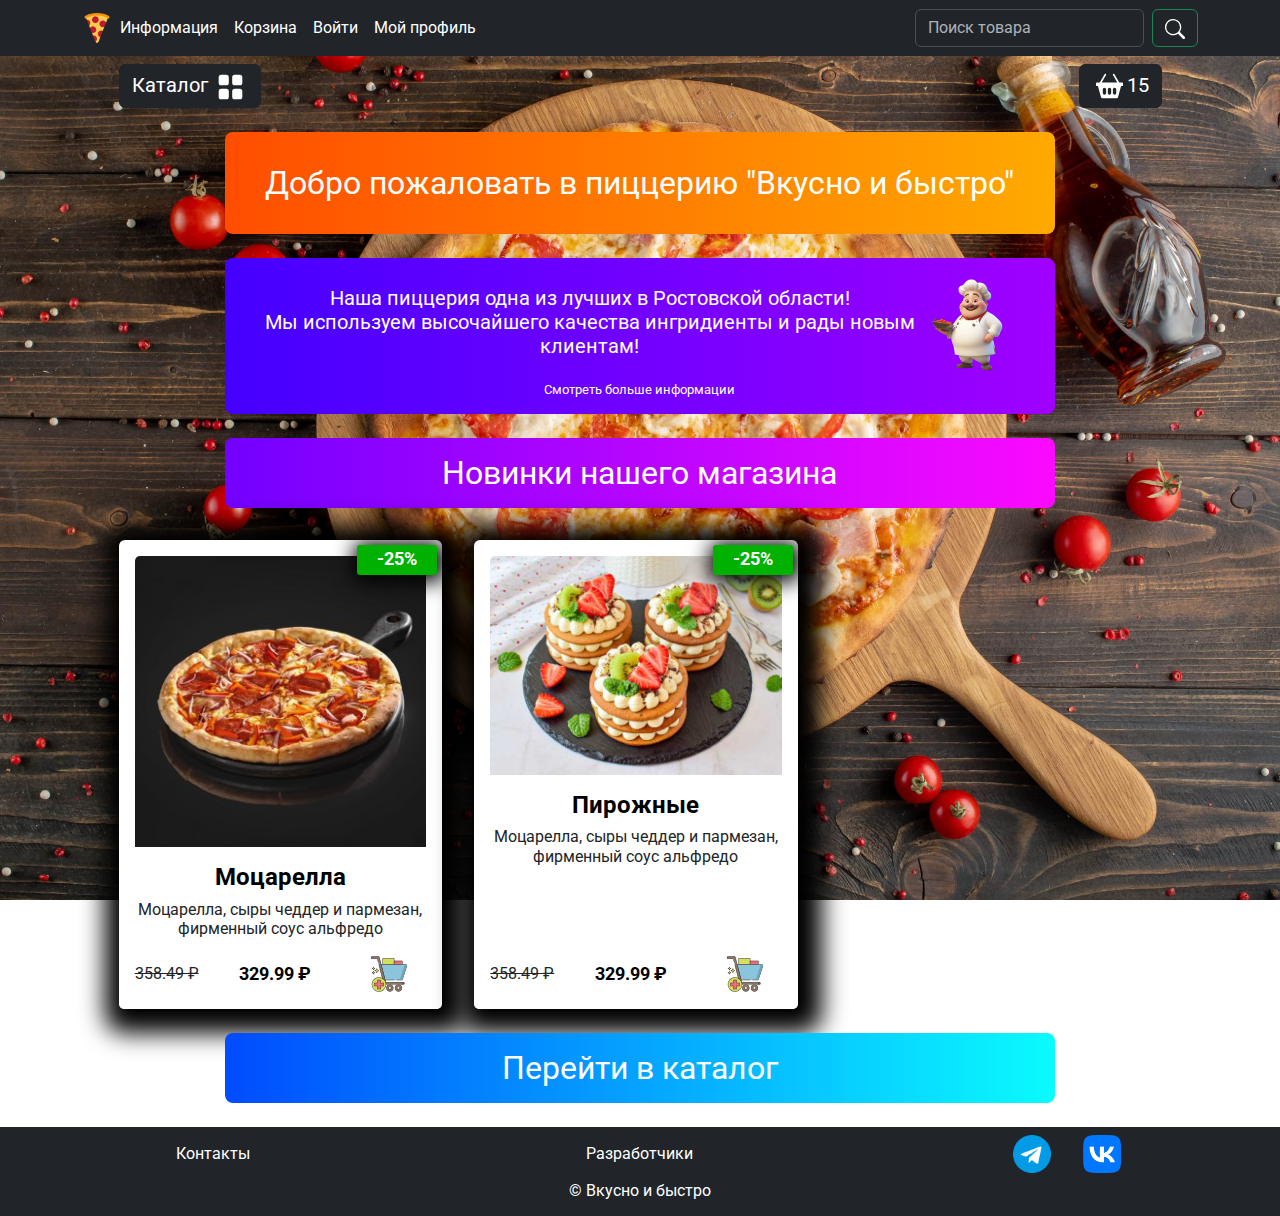
<file: index.html>
<!DOCTYPE html>
<html lang="en">

<head>
    <meta charset="UTF-8">
    <meta name="viewport" content="width=device-width, initial-scale=1.0">
    <link rel="stylesheet" href="static/deps/css/bootstrap/bootstrap.min.css">
    <link rel="stylesheet" href="static/deps/css/my-styles.css">
    <!-- Стиль footer-a для главной страницы -->
    <link rel="stylesheet" href="static/deps/css/main-styles.css">
    <link rel="stylesheet" href="static/deps/css/card-styles.css">
    <link rel="stylesheet" href="static/deps/css/my-footer-styles.css">
    <!-- Favicons for different platforms -->
    <link rel="apple-touch-icon" sizes="180x180" href="static/deps/favicon/apple-touch-icon.png">
    <link rel="icon" type="image/png" sizes="32x32" href="static/deps/favicon/favicon-32x32.png">
    <link rel="icon" type="image/png" sizes="16x16" href="static/deps/favicon/favicon-16x16.png">
    <link rel="manifest" href="static/deps/favicon/site.webmanifest">
    <title>Вкусно и быстро | Каталог</title>
</head>

<body>
    <header>
        <nav class="navbar navbar-expand-lg bg-dark" data-bs-theme="dark">
            <div class="container">
                <a class="navbar-brand" href="base.html"><img src="static/deps/favicon/android-chrome-192x192.png" alt="pizza-logotip"></a>
                <span class="logotip-span">Вкусно и быстро</span>
                <button class="navbar-toggler" type="button" data-bs-toggle="collapse"
                    data-bs-target="#navbarSupportedContent" aria-controls="navbarSupportedContent"
                    aria-expanded="false" aria-label="Toggle navigation">
                    <span class="navbar-toggler-icon"></span>
                </button>
                <div class="collapse navbar-collapse" id="navbarSupportedContent">
                    <ul class="navbar-nav me-auto mb-2 mb-lg-0">
                        <li class="nav-item">
                            <a class="nav-link  text-white" href="info.html">Информация</a>
                        </li>
                        <li class="nav-item">
                            <a class="nav-link  text-white" href="cart.html">Корзина</a>
                        </li>
                        <li class="nav-item">
                            <a class="nav-link  text-white" href="login.html">Войти</a>
                        </li>
                        <li class="nav-item dropdown">
                            <a class="nav-link dropdown-toggle text-white" href="#" role="button"
                                data-bs-toggle="dropdown" aria-expanded="false">
                                Мой профиль
                            </a>
                            <ul class="dropdown-menu">
                                <li><a class="dropdown-item  text-white" href="cart.html">Корзина</a></li>
                                <li><a class="dropdown-item  text-white" href="profile.html">Личный кабинет</a>
                                </li>
                                <li><a class="dropdown-item  text-white" href="#">Админ панель</a></li>
                                <li>
                                    <hr class="dropdown-divider">
                                </li>
                                <li><a class="dropdown-item  text-white" href="#">Выйти</a></li>
                            </ul>
                        </li>
                    </ul>
                    <form class="d-flex" role="search">
                        <input class="form-control me-2" type="search" placeholder="Поиск товара" aria-label="Search">
                        <button class="btn btn-outline-success text-white" type="submit">
                            <svg xmlns="http://www.w3.org/2000/svg" width="20" height="20" fill="currentColor" class="bi bi-search" viewBox="0 0 16 16">
                                <path d="M11.742 10.344a6.5 6.5 0 1 0-1.397 1.398h-.001c.03.04.062.078.098.115l3.85 3.85a1 1 0 0 0 1.415-1.414l-3.85-3.85a1.007 1.007 0 0 0-.115-.1zM12 6.5a5.5 5.5 0 1 1-11 0 5.5 5.5 0 0 1 11 0z"/>
                            </svg>
                        </button>
                    </form>
                </div>
            </div>
        </nav>
    </header>

    <div class="div-main">
        <section>
            <div class="container-fluid">
                <div class="row pos-sticky">
                    <div class="col-xl-1 col-sm-1 col-0">
                    </div>
                    <div class="col-xl-9 col-sm-8 col-8">
                        <div class="mt-2 z-3">
                            <!-- Каталог -->
                            <div class="dropdown">
                                <button class="btn btn-secondary dropdown-toggle btn-dark catalog-btn" type="button" data-bs-toggle="dropdown" aria-expanded="false">
                                    <span>Каталог</span>
                                    <!-- width="32" height="32" -->
                                    <img class="mx-1" src="static/deps/icons/grid-fill.svg" alt="Catalog Icon">
                                </button>
                                <ul class="dropdown-menu bg-dark" data-bs-theme="dark">
                                    <li><a class="catalog-item dropdown-item text-white" href="base.html">Все товары</a></li>
                                    <li><a class="catalog-item dropdown-item text-white" href="base.html">Пицца</a></li>
                                    <li><a class="catalog-item dropdown-item text-white" href="base.html">Комбо</a></li>
                                    <li><a class="catalog-item dropdown-item text-white" href="base.html">Напитки</a></li>
                                    <li><a class="catalog-item dropdown-item text-white" href="base.html">Закуски</a></li>
                                </ul>
                            </div>
                        </div>
                    </div>

                    <div class="cart-container col-xl-2 col-sm-2 col-4">
                        <!-- Значек корзины, вызывает модальное окно -->
                        <div class="mt-2 z-3">
                            <button type="button" class="btn btn-dark btn-secondary d-flex justify-content-between text-center cart-btn" id="modalButton"
                                aria-expanded="false">
                                <!-- width="28" height="28" -->
                                <img class="mx-1" src="static/deps/icons/basket2-fill.svg" alt="Catalog Icon">
                                <span id="goods-in-cart-count">15</span>
                            </button>
                        </div>
                    </div>
                </div>
                <!-- Разметка модального окна корзины -->
                <div class="modal fade" id="exampleModal" tabindex="-1" aria-labelledby="exampleModalLabel" aria-hidden="true">
                    <div class="modal-dialog modal-dialog-scrollable">
                        <div class="modal-content mt-5">
                            <div class="modal-header">
                                <button type="button" class="btn-close" data-bs-dismiss="modal" aria-label="Close"></button>
                            </div>
                            <div class="modal-body">
                                <h3 class="text-center mb-4">Корзина</h3>
                                <div class="container modal-container" id="cart-items-container">
                                    <!-- Разметка корзины -->
                                    <div class="card mb-3 text-bg-light shadow-lg">
                                        <div class="card-header d-flex justify-content-start text-center product-header">
                                            <img src="static/deps/images/goods/tabris-pizza.png" alt="Моцарелла" width="40" height="40" style="margin-right: 5px;">
                                            <span class="modal-card-title product-title">Моцарелла</span>
                                        </div>
                                        <ul class="list-group list-group-flush">
                                            <li class="list-group-item">
                                                <div class="row text-center d-flex justify-content-between modal-card-items">
                                                    <div class="col p-0 card-col">
                                                        <div class="input-group">
                                                            <div class="number">
                                                                <button class="number-minus" type="button" onclick="this.nextElementSibling.stepDown(); this.nextElementSibling.onchange();" data-cart-id=""data-cart-change-url="">-</button>
                                                                <input type="number" min="1" value="50" readonly>
                                                                <button class="number-plus" type="button" onclick="this.previousElementSibling.stepUp(); this.previousElementSibling.onchange();" data-cart-id=""data-cart-change-url="">+</button>
                                                            </div>
                                                        </div>
                                                    </div>
                                                    <div class="col p-0 card-col card-col-price">
                                                        <span class="modal-card-price">x 1000.00 = </span>
                                                    </div>
                                                    <div class="col p-0 card-col">
                                                        <strong class="modal-card-product-price">10000.00 ₽</strong>
                                                    </div>
                                                    <div class="col p-0 card-col card-col-cart">
                                                        <a href="#" class="remove-from-cart" data-cart-id="">
                                                            <img class="mx-1" src="static/deps/icons/trash3-fill.svg" alt="Catalog Icon" width="22" height="22">
                                                        </a>
                                                    </div>
                                                </div>
                                            </li>
                                        </ul>
                                        <div class="card-header d-flex justify-content-start text-center product-header">
                                            <img src="static/deps/images/goods/Напиток.jpg" alt="Моцарелла" width="40" height="40" style="margin-right: 5px;">
                                            <span class="modal-card-title product-title">Напиток</span>
                                        </div>
                                        <ul class="list-group list-group-flush">
                                            <li class="list-group-item">
                                                <div class="row text-center d-flex justify-content-between modal-card-items">
                                                    <div class="col p-0 card-col">
                                                        <div class="input-group">
                                                            <div class="number">
                                                                <button class="number-minus" type="button" onclick="this.nextElementSibling.stepDown(); this.nextElementSibling.onchange();" data-cart-id=""data-cart-change-url="">-</button>
                                                                <input type="number" min="1" value="1" readonly>
                                                                <button class="number-plus" type="button" onclick="this.previousElementSibling.stepUp(); this.previousElementSibling.onchange();" data-cart-id=""data-cart-change-url="">+</button>
                                                            </div>
                                                        </div>
                                                    </div>
                                                    <div class="col p-0 card-col card-col-price">
                                                        <span class="modal-card-price">x 100.00 = </span>
                                                    </div>
                                                    <div class="col p-0 card-col">
                                                        <strong class="modal-card-product-price">1000.00 ₽</strong>
                                                    </div>
                                                    <div class="col p-0 card-col card-col-cart">
                                                        <a href="#" class="remove-from-cart" data-cart-id="">
                                                            <img class="mx-1" src="static/deps/icons/trash3-fill.svg" alt="Catalog Icon" width="22" height="22">
                                                        </a>
                                                    </div>
                                                </div>
                                            </li>
                                        </ul>
                                        <div class="card-header d-flex justify-content-start text-center product-header">
                                            <img src="static/deps/images/goods/пирожные.jpg" alt="Моцарелла" width="40" height="40" style="margin-right: 5px;">
                                            <span class="modal-card-title product-title">Пирожные</span>
                                        </div>
                                        <ul class="list-group list-group-flush">
                                            <li class="list-group-item">
                                                <div class="row text-center d-flex justify-content-between modal-card-items">
                                                    <div class="col p-0 card-col">
                                                        <div class="input-group">
                                                            <div class="number">
                                                                <button class="number-minus" type="button" onclick="this.nextElementSibling.stepDown(); this.nextElementSibling.onchange();" data-cart-id=""data-cart-change-url="">-</button>
                                                                <input type="number" min="1" value="1" readonly>
                                                                <button class="number-plus" type="button" onclick="this.previousElementSibling.stepUp(); this.previousElementSibling.onchange();" data-cart-id=""data-cart-change-url="">+</button>
                                                            </div>
                                                        </div>
                                                    </div>
                                                    <div class="col p-0 card-col card-col-price">
                                                        <span class="modal-card-price">x 100.00 = </span>
                                                    </div>
                                                    <div class="col p-0 card-col">
                                                        <strong class="modal-card-product-price">100.00 ₽</strong>
                                                    </div>
                                                    <div class="col p-0 card-col card-col-cart">
                                                        <a href="#" class="remove-from-cart" data-cart-id="">
                                                            <img class="mx-1" src="static/deps/icons/trash3-fill.svg" alt="Catalog Icon" width="22" height="22">
                                                        </a>
                                                    </div>
                                                </div>
                                            </li>
                                        </ul>
                                    </div>
                                    <div class="card mb-3 shadow-lg">
                                        <div class="card-footer">
                                            <p class="float-left">Итого <strong>1</strong> товар(а) на сумму</p>
                                            <h4 class="float-left"><strong>100.00 ₽</strong></h4>
                                        </div>
                                    </div>
                                    <!-- Закончилась разметка корзины -->
                                    <div class="container-create-order">
                                        <a class="btn btn-dark btn-create-order" href="create_order.html">
                                            Оформить заказ
                                        </a>
                                    </div>
                                </div>
                            </div>
                        </div>
                    </div>
                </div>
                <!-- Закончилась разметка модального окна -->
            </div>

            <div class="container-fluid">
                <div class="row">
                    <div class="col-xl-2 col-md-1 col-0">
                    </div>
                    <div class="col-xl-8 col-md-10 col-12">
                        <div class="entrance-congratulation">
                            <span class="entrance-congratulation-span">Добро пожаловать в пиццерию <br class="entrance-congratulation-br" style="display: none;">"Вкусно и быстро"</span>
                        </div>
                    </div>
                    <div class="col-xl-2 col-md-1 col-0">
                    </div>
                    <div class="col-xl-2 col-md-1 col-0">
                    </div>
                    <div class="col-xl-8 col-md-10 col-12">
                        <div class="entrance-main-info">
                            <div class="entrance-info">
                                <span class="entrance-info-span">Наша пиццерия одна из лучших в Ростовской области! <br class="entrance-info-br" style="display: none;">Мы используем высочайшего качества ингридиенты и рады новым клиентам!</span>
                                <img class="entrance-info-img" src="static/deps/favicon/chef-2.png" height="100" alt="Повар">
                            </div>
                            <div class="entrance-dop-info">
                                <a href="info.html" class="entrance-dop-info-link">Смотреть больше информации</a>
                            </div>
                        </div>
                    </div>
                    <div class="col-xl-2 col-md-1 col-0">
                    </div>
                    <div class="col-xl-2 col-md-1 col-0">
                    </div>
                    <div class="col-xl-8 col-md-10 col-12">
                        <div class="entrance-new">
                            <span class="entrance-new-span">Новинки нашего магазина</span>
                        </div>
                    </div>
                </div>
                <div class="row card-row mt-2">
                    <div class="col-xl-1">
                    </div>
                    <div class="col-xl-10 col-lg-12">
                        <div class="d-flex justify-content-center">
                            <div class="row">
                                <div class="col-xxl-3 col-lg-4 col-sm-6 mt-4 card-for-main">
                                    <div class="card product-card rounded custom-shadow h-100">
                                        <a href="product.html" class="card-link"></a>
                                        <span class="span-img p-3">
                                            <img src="static/deps/images/goods/pizza_3.jpg" style="object-fit: cover;"
                                                class="card-img-top" alt="Pizza">
                                        </span>
                                        <div class="card-body">
                                            <p class="card-title text-center">Моцарелла</p>
                                            <p class="card-text text-center">Моцарелла, сыры чеддер и пармезан, фирменный соус альфредо</p>
                                            <span class="badge">-25%</span>
                                        </div>
                                        <div class="card-footer">
                                            <div class="d-flex justify-content-between align-items-center">
                                                <span class="price"><s>358.49 ₽</s></span>
                                                <span class="p-discount">329.99 ₽</span>
                                                <!-- <p><strong>100.00 $</strong></p> -->
                                                <a href="#" class="btn add-to-cart z-2">
                                                    <img class="mx-1" src="static/deps/icons/cart-plus (2).svg"
                                                        alt="Catalog Icon" width="40" height="40">
                                                </a>
                                            </div>
                                        </div>
                                    </div>
                                </div>
                                <div class="col-xxl-3 col-lg-4 col-sm-6 mt-4 card-for-main">
                                    <div class="card product-card rounded custom-shadow h-100">
                                        <a href="product.html" class="card-link"></a>
                                        <span class="span-img p-3">
                                            <img src="static/deps/images/goods/пирожные.jpg" style="object-fit: cover;"
                                                class="card-img-top" alt="Pizza">
                                        </span>
                                        <div class="card-body">
                                            <p class="card-title text-center">Пирожные</p>
                                            <p class="card-text text-center">Моцарелла, сыры чеддер и пармезан, фирменный соус альфредо</p>
                                            <span class="badge">-25%</span>
                                        </div>
                                        <div class="card-footer">
                                            <div class="d-flex justify-content-between align-items-center">
                                                <span class="price"><s>358.49 ₽</s></span>
                                                <span class="p-discount">329.99 ₽</span>
                                                <!-- <p><strong>100.00 $</strong></p> -->
                                                <a href="#" class="btn add-to-cart z-2">
                                                    <img class="mx-1" src="static/deps/icons/cart-plus (2).svg"
                                                        alt="Catalog Icon" width="40" height="40">
                                                </a>
                                            </div>
                                        </div>
                                    </div>
                                </div>
                            </div>
                        </div>
                    </div>
                </div>
                <div class="row">
                    <div class="col-xl-2 col-md-1 col-0">
                    </div>
                    <div class="col-xl-8 col-md-10 col-12">
                        <div class="entrance-catalog">
                            <span class="entrance-catalog-span">Перейти в каталог</span>
                            <a href="base.html" class="entrance-catalog-link"></a>
                        </div>
                    </div>
                </div>
            </div>

        </section>

        <footer class="mb-0 mt-4">
            <div class="container-fluid bg-dark">
                <div class="row">
                    <div class="col-lg-4 col-md-12 py-2 footer-text text-center">
                        <a href="info.html">Контакты</a>
                    </div>
                    <div class="col-lg-4 col-md-12 py-2 footer-text text-center">
                        <a href="https://github.com/gglinventor" target="_blank">Разработчики</a>
                    </div>
                    <div class="col-lg-4 col-md-12 py-2 media-links">
                        <a href="https://t.me/Pizza_school_project_bot" target="_blank"><img
                                style="width: 38px; margin-inline: 1em" src="static/deps/favicon/telegram_logo.png"
                                alt="My Telegram"></a>
                        <a href="https://vk.com/pelmeny_tv" target="_blank"><img style="width: 38px; margin-inline: 1em"
                                src="static/deps/favicon/vk logo.png" alt="My VK"></a>
                    </div>
                    <div class="col-lg-12 col-md-12 footer-text text-center">
                        <p class="text-center text-white">&copy; Вкусно и быстро</p>
                    </div>
                </div>
            </div>
        </footer>
    </div>

    <script src="static/deps/js/jquery/jquery-3.7.0.min.js"></script>
    <script src="static/deps/js/jquery-ajax.js"></script>
    <script src="static/deps/js/bootstrap/bootstrap.bundle.min.js"></script>

</body>

</html>
</file>
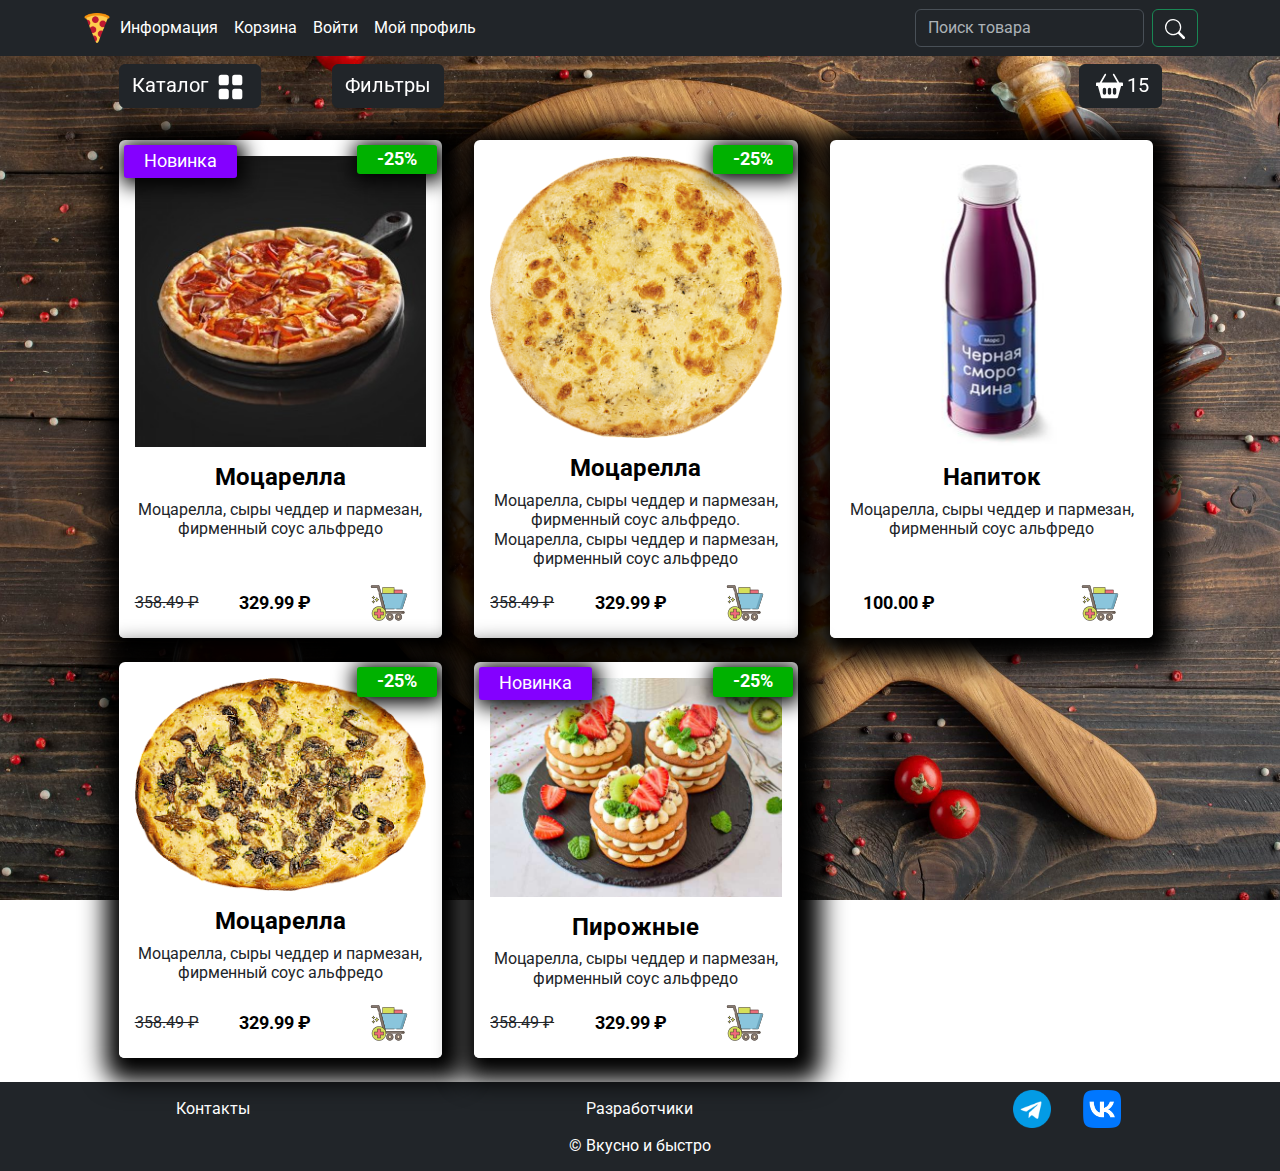
<file: base.html>
<!DOCTYPE html>
<html lang="en">

<head>
    <meta charset="UTF-8">
    <meta name="viewport" content="width=device-width, initial-scale=1.0">
    <link rel="stylesheet" href="static/deps/css/bootstrap/bootstrap.min.css">
    <link rel="stylesheet" href="static/deps/css/my-styles.css">
    <!-- Стиль footer-a для главной страницы -->
    <link rel="stylesheet" href="static/deps/css/card-styles.css">
    <link rel="stylesheet" href="static/deps/css/my-footer-styles.css">
    <!-- Favicons for different platforms -->
    <link rel="apple-touch-icon" sizes="180x180" href="static/deps/favicon/apple-touch-icon.png">
    <link rel="icon" type="image/png" sizes="32x32" href="static/deps/favicon/favicon-32x32.png">
    <link rel="icon" type="image/png" sizes="16x16" href="static/deps/favicon/favicon-16x16.png">
    <link rel="manifest" href="static/deps/favicon/site.webmanifest">
    <title>Вкусно и быстро | Каталог</title>
</head>

<body>
    <header>
        <nav class="navbar navbar-expand-lg bg-dark" data-bs-theme="dark">
            <div class="container">
                <a class="navbar-brand" href="main.html"><img src="static/deps/favicon/android-chrome-192x192.png" alt="pizza-logotip"></a>
                <span class="logotip-span">Вкусно и быстро</span>
                <button class="navbar-toggler" type="button" data-bs-toggle="collapse"
                    data-bs-target="#navbarSupportedContent" aria-controls="navbarSupportedContent"
                    aria-expanded="false" aria-label="Toggle navigation">
                    <span class="navbar-toggler-icon"></span>
                </button>
                <div class="collapse navbar-collapse" id="navbarSupportedContent">
                    <ul class="navbar-nav me-auto mb-2 mb-lg-0">
                        <li class="nav-item">
                            <a class="nav-link  text-white" href="info.html">Информация</a>
                        </li>
                        <li class="nav-item">
                            <a class="nav-link  text-white" href="cart.html">Корзина</a>
                        </li>
                        <li class="nav-item">
                            <a class="nav-link  text-white" href="login.html">Войти</a>
                        </li>
                        <li class="nav-item dropdown">
                            <a class="nav-link dropdown-toggle text-white" href="#" role="button"
                                data-bs-toggle="dropdown" aria-expanded="false">
                                Мой профиль
                            </a>
                            <ul class="dropdown-menu">
                                <li><a class="dropdown-item  text-white" href="cart.html">Корзина</a></li>
                                <li><a class="dropdown-item  text-white" href="profile.html">Личный кабинет</a>
                                </li>
                                <li><a class="dropdown-item  text-white" href="#">Админ панель</a></li>
                                <li>
                                    <hr class="dropdown-divider">
                                </li>
                                <li><a class="dropdown-item  text-white" href="#">Выйти</a></li>
                            </ul>
                        </li>
                    </ul>
                    <form class="d-flex" role="search">
                        <input class="form-control me-2" type="search" placeholder="Поиск товара" aria-label="Search">
                        <button class="btn btn-outline-success text-white" type="submit">
                            <svg xmlns="http://www.w3.org/2000/svg" width="20" height="20" fill="currentColor" class="bi bi-search" viewBox="0 0 16 16">
                                <path d="M11.742 10.344a6.5 6.5 0 1 0-1.397 1.398h-.001c.03.04.062.078.098.115l3.85 3.85a1 1 0 0 0 1.415-1.414l-3.85-3.85a1.007 1.007 0 0 0-.115-.1zM12 6.5a5.5 5.5 0 1 1-11 0 5.5 5.5 0 0 1 11 0z"/>
                            </svg>
                        </button>
                    </form>
                </div>
            </div>
        </nav>
    </header>

    <div class="div-main">
        <section>
            <div class="container-fluid">
                <div class="row pos-sticky">
                    <div class="col-xl-1 col-sm-1 col-0">
                    </div>
                    <div class="col-xl-2 col-sm-3 col-4">
                        <div class="mt-2 z-3">
                            <!-- Каталог -->
                            <div class="dropdown">
                                <button class="btn btn-secondary dropdown-toggle btn-dark catalog-btn" type="button" data-bs-toggle="dropdown" aria-expanded="false">
                                    <span>Каталог</span>
                                    <!-- width="32" height="32" -->
                                    <img class="mx-1" src="static/deps/icons/grid-fill.svg" alt="Catalog Icon">
                                </button>
                                <ul class="dropdown-menu bg-dark" data-bs-theme="dark">
                                    <li><a class="catalog-item dropdown-item text-white" href="base.html">Все товары</a></li>
                                    <li><a class="catalog-item dropdown-item text-white" href="base.html">Пицца</a></li>
                                    <li><a class="catalog-item dropdown-item text-white" href="base.html">Комбо</a></li>
                                    <li><a class="catalog-item dropdown-item text-white" href="base.html">Напитки</a></li>
                                    <li><a class="catalog-item dropdown-item text-white" href="base.html">Закуски</a></li>
                                </ul>
                            </div>
                        </div>
                    </div>
                    <!-- Если страница с товарами -->
                    <div class="filter-container col-xl-7 col-sm-4 col-4">
                        <div class="dropdown mt-2">
                            <button class="btn btn-secondary dropdown-toggle btn-dark filter-btn" type="button" data-bs-toggle="dropdown"
                                aria-expanded="false" data-bs-offset="0,2" data-bs-auto-close="outside">
                                <span>Фильтры</span>
                            </button>
                            <form class="dropdown-menu bg-dark filter-form" action="" method="get"  data-bs-theme="dark">
                                <div class="form-check mx-3">
                                    <input class="form-check-input" type="checkbox" name="new" id="flexCheckDefaultMark" value="on">
                                    <input type="hidden" name="q" value="request.GET.q">
                                    <label class="form-check-label" style="color: white;" for="flexCheckDefaultMark">
                                        Новинки
                                    </label>
                                </div>
                                <div class="form-check text-white mx-3">
                                    <input class="form-check-input" type="checkbox" name="on_sale" id="flexCheckDefaultMark1" value="off">
                                    <input type="hidden" name="q" value="request.GET.q">
                                    <label class="form-check-label" style="color: white;" for="flexCheckDefaultMark1">
                                        Товары по акции
                                    </label>
                                </div>
                                <p class="text-white mx-3 mt-3">Сортировать:</p>
                                <div class="form-check text-white mx-3">
                                    <input class="form-check-input" type="radio" name="order_by" id="flexRadioDefault1" value="default" checked>
                                    <label class="form-check-label" for="flexRadioDefault1">
                                        По умолчанию
                                    </label>
                                </div>
                                <div class="form-check text-white mx-3">
                                    <input class="form-check-input" type="radio" name="order_by" id="flexRadioDefault2" value="price">
                                    <label class="form-check-label" for="flexRadioDefault2">
                                        От дешевых к дорогим
                                    </label>
                                </div>
                                <div class="form-check text-white mx-3">
                                    <input class="form-check-input" type="radio" name="order_by" id="flexRadioDefault3" value="-price">
                                    <label class="form-check-label" for="flexRadioDefault3">
                                        От дорогих к дешевым
                                    </label>
                                </div>
                                <button type="submit" class="btn btn-primary mx-3 mt-3">Применить</button>
                            </form>
                        </div>
                    </div>

                    <div class="cart-container col-xl-2 col-sm-2 col-4">
                        <!-- Значек корзины, вызывает модальное окно -->
                        <div class="mt-2 z-3">
                            <button type="button" class="btn btn-dark btn-secondary d-flex justify-content-between text-center cart-btn" id="modalButton"
                                aria-expanded="false">
                                <!-- width="28" height="28" -->
                                <img class="mx-1" src="static/deps/icons/basket2-fill.svg" alt="Catalog Icon">
                                <span id="goods-in-cart-count">15</span>
                            </button>
                        </div>
                    </div>
                </div>
                <!-- Разметка модального окна корзины -->
                <div class="modal fade" id="exampleModal" tabindex="-1" aria-labelledby="exampleModalLabel" aria-hidden="true">
                    <div class="modal-dialog modal-dialog-scrollable">
                        <div class="modal-content mt-5">
                            <div class="modal-header">
                                <button type="button" class="btn-close" data-bs-dismiss="modal" aria-label="Close"></button>
                            </div>
                            <div class="modal-body">
                                <h3 class="text-center mb-4">Корзина</h3>
                                <div class="container modal-container" id="cart-items-container">
                                    <!-- Разметка корзины -->
                                    <div class="card mb-3 text-bg-light shadow-lg">
                                        <div class="card-header d-flex justify-content-start text-center product-header">
                                            <img src="static/deps/images/goods/tabris-pizza.png" alt="Моцарелла" width="40" height="40" style="margin-right: 5px;">
                                            <span class="modal-card-title product-title">Моцарелла</span>
                                        </div>
                                        <ul class="list-group list-group-flush">
                                            <li class="list-group-item">
                                                <div class="row text-center d-flex justify-content-between modal-card-items">
                                                    <div class="col p-0 card-col">
                                                        <div class="input-group">
                                                            <div class="number">
                                                                <button class="number-minus" type="button" onclick="this.nextElementSibling.stepDown(); this.nextElementSibling.onchange();" data-cart-id=""data-cart-change-url="">-</button>
                                                                <input type="number" min="1" value="50" readonly>
                                                                <button class="number-plus" type="button" onclick="this.previousElementSibling.stepUp(); this.previousElementSibling.onchange();" data-cart-id=""data-cart-change-url="">+</button>
                                                            </div>
                                                        </div>
                                                    </div>
                                                    <div class="col p-0 card-col card-col-price">
                                                        <span class="modal-card-price">x 1000.00 = </span>
                                                    </div>
                                                    <div class="col p-0 card-col">
                                                        <strong class="modal-card-product-price">10000.00 ₽</strong>
                                                    </div>
                                                    <div class="col p-0 card-col card-col-cart">
                                                        <a href="#" class="remove-from-cart" data-cart-id="">
                                                            <img class="mx-1" src="static/deps/icons/trash3-fill.svg" alt="Catalog Icon" width="22" height="22">
                                                        </a>
                                                    </div>
                                                </div>
                                            </li>
                                        </ul>
                                        <div class="card-header d-flex justify-content-start text-center product-header">
                                            <img src="static/deps/images/goods/Напиток.jpg" alt="Моцарелла" width="40" height="40" style="margin-right: 5px;">
                                            <span class="modal-card-title product-title">Напиток</span>
                                        </div>
                                        <ul class="list-group list-group-flush">
                                            <li class="list-group-item">
                                                <div class="row text-center d-flex justify-content-between modal-card-items">
                                                    <div class="col p-0 card-col">
                                                        <div class="input-group">
                                                            <div class="number">
                                                                <button class="number-minus" type="button" onclick="this.nextElementSibling.stepDown(); this.nextElementSibling.onchange();" data-cart-id=""data-cart-change-url="">-</button>
                                                                <input type="number" min="1" value="1" readonly>
                                                                <button class="number-plus" type="button" onclick="this.previousElementSibling.stepUp(); this.previousElementSibling.onchange();" data-cart-id=""data-cart-change-url="">+</button>
                                                            </div>
                                                        </div>
                                                    </div>
                                                    <div class="col p-0 card-col card-col-price">
                                                        <span class="modal-card-price">x 100.00 = </span>
                                                    </div>
                                                    <div class="col p-0 card-col">
                                                        <strong class="modal-card-product-price">1000.00 ₽</strong>
                                                    </div>
                                                    <div class="col p-0 card-col card-col-cart">
                                                        <a href="#" class="remove-from-cart" data-cart-id="">
                                                            <img class="mx-1" src="static/deps/icons/trash3-fill.svg" alt="Catalog Icon" width="22" height="22">
                                                        </a>
                                                    </div>
                                                </div>
                                            </li>
                                        </ul>
                                        <div class="card-header d-flex justify-content-start text-center product-header">
                                            <img src="static/deps/images/goods/пирожные.jpg" alt="Моцарелла" width="40" height="40" style="margin-right: 5px;">
                                            <span class="modal-card-title product-title">Пирожные</span>
                                        </div>
                                        <ul class="list-group list-group-flush">
                                            <li class="list-group-item">
                                                <div class="row text-center d-flex justify-content-between modal-card-items">
                                                    <div class="col p-0 card-col">
                                                        <div class="input-group">
                                                            <div class="number">
                                                                <button class="number-minus" type="button" onclick="this.nextElementSibling.stepDown(); this.nextElementSibling.onchange();" data-cart-id=""data-cart-change-url="">-</button>
                                                                <input type="number" min="1" value="1" readonly>
                                                                <button class="number-plus" type="button" onclick="this.previousElementSibling.stepUp(); this.previousElementSibling.onchange();" data-cart-id=""data-cart-change-url="">+</button>
                                                            </div>
                                                        </div>
                                                    </div>
                                                    <div class="col p-0 card-col card-col-price">
                                                        <span class="modal-card-price">x 100.00 = </span>
                                                    </div>
                                                    <div class="col p-0 card-col">
                                                        <strong class="modal-card-product-price">100.00 ₽</strong>
                                                    </div>
                                                    <div class="col p-0 card-col card-col-cart">
                                                        <a href="#" class="remove-from-cart" data-cart-id="">
                                                            <img class="mx-1" src="static/deps/icons/trash3-fill.svg" alt="Catalog Icon" width="22" height="22">
                                                        </a>
                                                    </div>
                                                </div>
                                            </li>
                                        </ul>
                                    </div>
                                    <div class="card mb-3 shadow-lg">
                                        <div class="card-footer">
                                            <p class="float-left">Итого <strong>1</strong> товар(а) на сумму</p>
                                            <h4 class="float-left"><strong>100.00 ₽</strong></h4>
                                        </div>
                                    </div>
                                    <!-- Закончилась разметка корзины -->
                                    <div class="container-create-order">
                                        <a class="btn btn-dark btn-create-order" href="create_order.html">
                                            Оформить заказ
                                        </a>
                                    </div>
                                </div>
                            </div>
                        </div>
                    </div>
                </div>
                <!-- Закончилась разметка модального окна -->
                <div class="row card-row mt-2">
                    <div class="col-xl-1">
                    </div>
                    <div class="col-xl-10 col-lg-12">
                        <div class="row">
                            <div class="col-xxl-3 col-lg-4 col-sm-6 mt-4">
                                <div class="card product-card rounded custom-shadow h-100">
                                    <a href="product.html" class="card-link"></a>
                                    <span class="span-img p-3">
                                        <img src="static/deps/images/goods/pizza_3.jpg" style="object-fit: cover;"
                                            class="card-img-top" alt="Pizza">
                                    </span>
                                    <div class="card-body">
                                        <p class="card-title text-center">Моцарелла</p>
                                        <p class="card-text text-center">Моцарелла, сыры чеддер и пармезан, фирменный соус альфредо</p>
                                        <span class="badge">-25%</span>
                                        <span class="new-badge">Новинка</span>
                                    </div>
                                    <div class="card-footer">
                                        <div class="d-flex justify-content-between align-items-center">
                                            <span class="price"><s>358.49 ₽</s></span>
                                            <span class="p-discount">329.99 ₽</span>
                                            <!-- <p><strong>100.00 $</strong></p> -->
                                            <a href="bbs.html" class="btn add-to-cart z-2">
                                                <img class="mx-1" src="static/deps/icons/cart-plus (2).svg"
                                                    alt="Catalog Icon" width="40" height="40">
                                            </a>
                                        </div>
                                    </div>
                                </div>
                            </div>
                            <div class="col-xxl-3 col-lg-4 col-sm-6 mt-4">
                                <div class="card product-card rounded custom-shadow h-100">
                                    <a href="product.html" class="card-link"></a>
                                    <span class="span-img p-3">
                                        <img src="static/deps/images/goods/tabris-pizza.png" style="object-fit: cover;"
                                            class="card-img-top" alt="Pizza">
                                    </span>
                                    <div class="card-body">
                                        <p class="card-title text-center">Моцарелла</p>
                                        <p class="card-text text-center">Моцарелла, сыры чеддер и пармезан, фирменный соус альфредо. Моцарелла, сыры чеддер и пармезан, фирменный соус альфредо</p>
                                        <span class="badge">-25%</span>
                                    </div>
                                    <div class="card-footer">
                                        <div class="d-flex justify-content-between align-items-center">
                                            <span class="price"><s>358.49 ₽</s></span>
                                            <span class="p-discount">329.99 ₽</span>
                                            <!-- <p><strong>100.00 $</strong></p> -->
                                            <a href="#" class="btn add-to-cart z-2">
                                                <img class="mx-1" src="static/deps/icons/cart-plus (2).svg"
                                                    alt="Catalog Icon" width="40" height="40">
                                            </a>
                                        </div>
                                    </div>
                                </div>
                            </div>
                            <!-- Карта товара -->
                            <div class="col-xxl-3 col-lg-4 col-sm-6 mt-4">
                                <div class="card product-card rounded custom-shadow h-100">
                                    <a href="product.html" class="card-link"></a>
                                    <span class="span-img p-3">
                                        <img src="static/deps/images/goods/Напиток.jpg" style="object-fit: cover;"
                                            class="card-img-top" alt="Pizza">
                                    </span>
                                    <div class="card-body">
                                        <p class="card-title text-center">Напиток</p>
                                        <p class="card-text text-center">Моцарелла, сыры чеддер и пармезан, фирменный соус альфредо</p>
                                    </div>
                                    <div class="card-footer">
                                        <div class="d-flex justify-content-between align-items-center">
                                            <!-- <span class="price"><s>358.49 ₽</s></span>
                                            <span class="p-discount">329.99 ₽</span> -->
                                            <span class="p-price">100.00 ₽</span>
                                            <a href="#" class="btn add-to-cart z-2">
                                                <img class="mx-1" src="static/deps/icons/cart-plus (2).svg"
                                                    alt="Catalog Icon" width="40" height="40">
                                            </a>
                                        </div>
                                    </div>
                                </div>
                            </div>
                            <!-- Конец карты товара -->
                            <div class="col-xxl-3 col-lg-4 col-sm-6 mt-4">
                                <div class="card product-card rounded custom-shadow h-100">
                                    <a href="product.html" class="card-link"></a>
                                    <span class="span-img p-3">
                                        <img src="static/deps/images/goods/tabris-pizza-2.png" style="object-fit: cover;"
                                            class="card-img-top" alt="Pizza">
                                    </span>
                                    <div class="card-body">
                                        <p class="card-title text-center">Моцарелла</p>
                                        <p class="card-text text-center">Моцарелла, сыры чеддер и пармезан, фирменный соус альфредо</p>
                                        <span class="badge">-25%</span>
                                    </div>
                                    <div class="card-footer">
                                        <div class="d-flex justify-content-between align-items-center">
                                            <span class="price"><s>358.49 ₽</s></span>
                                            <span class="p-discount">329.99 ₽</span>
                                            <!-- <p><strong>100.00 $</strong></p> -->
                                            <a href="#" class="btn add-to-cart z-2">
                                                <img class="mx-1" src="static/deps/icons/cart-plus (2).svg"
                                                    alt="Catalog Icon" width="40" height="40">
                                            </a>
                                        </div>
                                    </div>
                                </div>
                            </div>
                            <div class="col-xxl-3 col-lg-4 col-sm-6 mt-4">
                                <div class="card product-card rounded custom-shadow h-100">
                                    <a href="product.html" class="card-link"></a>
                                    <span class="span-img p-3">
                                        <img src="static/deps/images/goods/пирожные.jpg" style="object-fit: cover;"
                                            class="card-img-top" alt="Pizza">
                                    </span>
                                    <div class="card-body">
                                        <p class="card-title text-center">Пирожные</p>
                                        <p class="card-text text-center">Моцарелла, сыры чеддер и пармезан, фирменный соус альфредо</p>
                                        <span class="badge">-25%</span>
                                        <span class="new-badge">Новинка</span>
                                    </div>
                                    <div class="card-footer">
                                        <div class="d-flex justify-content-between align-items-center">
                                            <span class="price"><s>358.49 ₽</s></span>
                                            <span class="p-discount">329.99 ₽</span>
                                            <!-- <p><strong>100.00 $</strong></p> -->
                                            <a href="#" class="btn add-to-cart z-2">
                                                <img class="mx-1" src="static/deps/icons/cart-plus (2).svg"
                                                    alt="Catalog Icon" width="40" height="40">
                                            </a>
                                        </div>
                                    </div>
                                </div>
                            </div>
                        </div>
                    </div>
                </div>
        </section>

        <footer class="mb-0 mt-4">
            <div class="container-fluid bg-dark">
                <div class="row">
                    <div class="col-lg-4 col-md-12 py-2 footer-text text-center">
                        <a href="info.html">Контакты</a>
                    </div>
                    <div class="col-lg-4 col-md-12 py-2 footer-text text-center">
                        <a href="https://github.com/gglinventor" target="_blank">Разработчики</a>
                    </div>
                    <div class="col-lg-4 col-md-12 py-2 media-links">
                        <a href="https://t.me/Pizza_school_project_bot" target="_blank"><img
                                style="width: 38px; margin-inline: 1em" src="static/deps/favicon/telegram_logo.png"
                                alt="My Telegram"></a>
                        <a href="https://vk.com/pelmeny_tv" target="_blank"><img style="width: 38px; margin-inline: 1em"
                                src="static/deps/favicon/vk logo.png" alt="My VK"></a>
                    </div>
                    <div class="col-lg-12 col-md-12 footer-text text-center">
                        <p class="text-center text-white">&copy; Вкусно и быстро</p>
                    </div>
                </div>
            </div>
        </footer>
    </div>
    <script src="static/deps/js/jquery/jquery-3.7.0.min.js"></script>
    <script src="static/deps/js/jquery-ajax.js"></script>
    <script src="static/deps/js/bootstrap/bootstrap.bundle.min.js"></script>
</body>

</html>
</file>
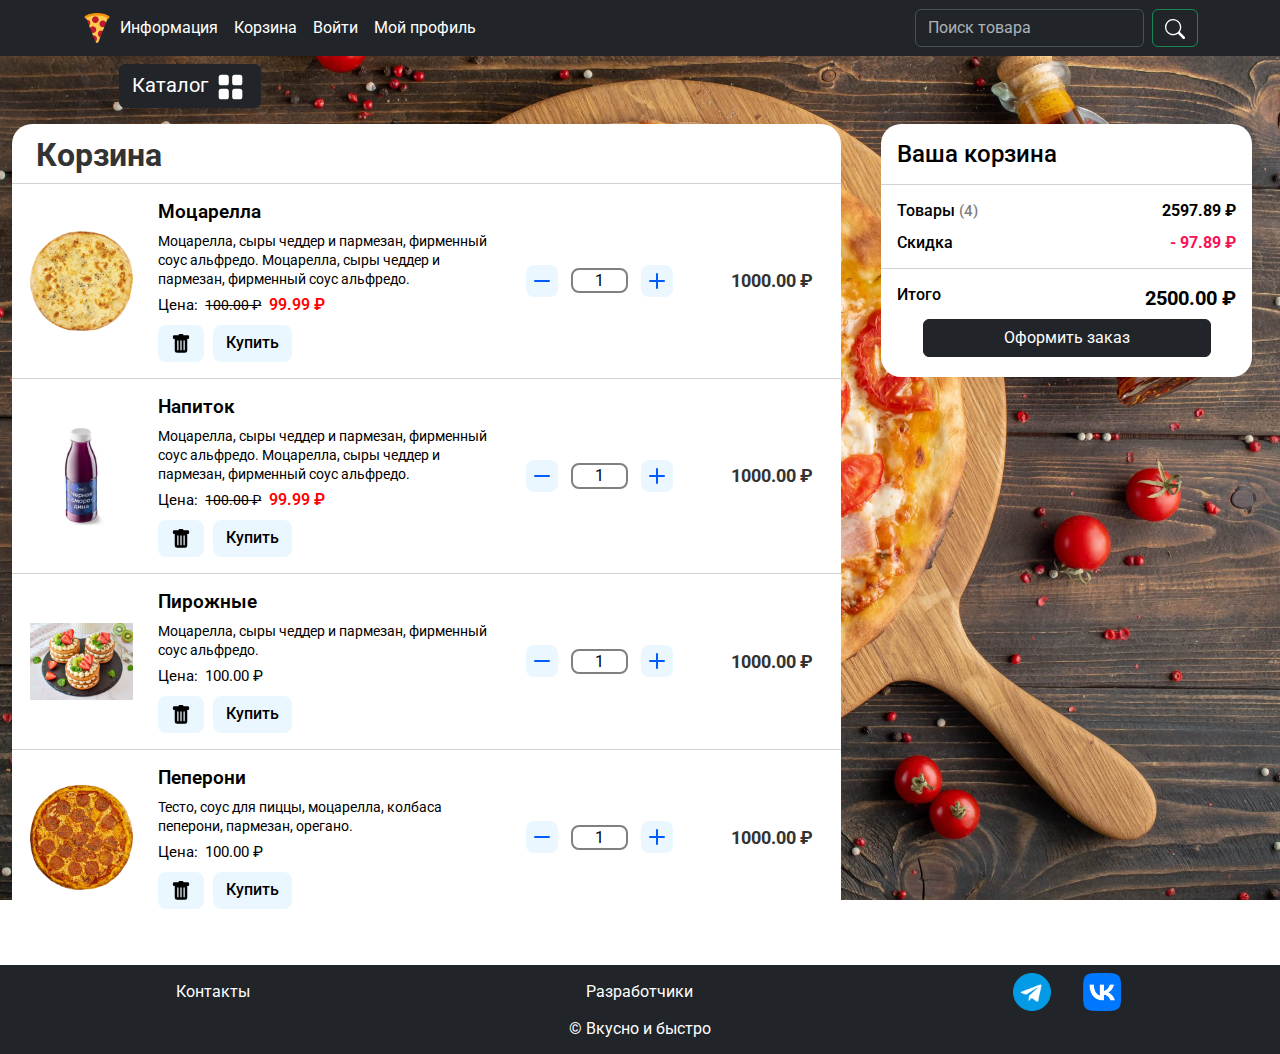
<file: cart.html>
<!DOCTYPE html>
<html lang="en">

<head>
    <meta charset="UTF-8">
    <meta name="viewport" content="width=device-width, initial-scale=1.0">
    <link rel="stylesheet" href="static/deps/css/bootstrap/bootstrap.min.css">
    <link rel="stylesheet" href="static/deps/css/my-styles.css">
    <link rel="stylesheet" href="static/deps/css/cart-styles.css">
    <!-- Стиль footer-a для главной страницы -->
    <link rel="stylesheet" href="static/deps/css/my-footer-styles.css">
    <!-- Favicons for different platforms -->
    <link rel="apple-touch-icon" sizes="180x180" href="static/deps/favicon/apple-touch-icon.png">
    <link rel="icon" type="image/png" sizes="32x32" href="static/deps/favicon/favicon-32x32.png">
    <link rel="icon" type="image/png" sizes="16x16" href="static/deps/favicon/favicon-16x16.png">
    <link rel="manifest" href="static/deps/favicon/site.webmanifest">
    <title>Вкусно и быстро | Корзина</title>
</head>

<body>
    <header>
        <nav class="navbar navbar-expand-lg bg-dark" data-bs-theme="dark">
            <div class="container">
                <a class="navbar-brand" href="base.html"><img src="static/deps/favicon/android-chrome-192x192.png"
                        alt="pizza-logotip"></a>
                <span class="logotip-span">Вкусно и быстро</span>
                <button class="navbar-toggler" type="button" data-bs-toggle="collapse"
                    data-bs-target="#navbarSupportedContent" aria-controls="navbarSupportedContent"
                    aria-expanded="false" aria-label="Toggle navigation">
                    <span class="navbar-toggler-icon"></span>
                </button>
                <div class="collapse navbar-collapse" id="navbarSupportedContent">
                    <ul class="navbar-nav me-auto mb-2 mb-lg-0">
                        <li class="nav-item">
                            <a class="nav-link  text-white" href="info.html">Информация</a>
                        </li>
                        <li class="nav-item">
                            <a class="nav-link  text-white" href="cart.html">Корзина</a>
                        </li>
                        <li class="nav-item">
                            <a class="nav-link  text-white" href="login.html">Войти</a>
                        </li>
                        <li class="nav-item dropdown ">
                            <a class="nav-link dropdown-toggle text-white" href="#" role="button"
                                data-bs-toggle="dropdown" aria-expanded="false">
                                Мой профиль
                            </a>
                            <ul class="dropdown-menu">
                                <li><a class="dropdown-item  text-white" href="cart.html">Корзина</a></li>
                                <li><a class="dropdown-item  text-white" href="profile.html">Личный кабинет</a>
                                </li>
                                <li><a class="dropdown-item  text-white" href="#">Админ панель</a></li>
                                <li>
                                    <hr class="dropdown-divider">
                                </li>
                                <li><a class="dropdown-item  text-white" href="#">Выйти</a></li>
                            </ul>
                        </li>
                    </ul>
                    <form class="d-flex" role="search">
                        <input class="form-control me-2" type="search" placeholder="Поиск товара" aria-label="Search">
                        <button class="btn btn-outline-success text-white" type="submit">
                            <svg xmlns="http://www.w3.org/2000/svg" width="20" height="20" fill="currentColor"
                                class="bi bi-search" viewBox="0 0 16 16">
                                <path
                                    d="M11.742 10.344a6.5 6.5 0 1 0-1.397 1.398h-.001c.03.04.062.078.098.115l3.85 3.85a1 1 0 0 0 1.415-1.414l-3.85-3.85a1.007 1.007 0 0 0-.115-.1zM12 6.5a5.5 5.5 0 1 1-11 0 5.5 5.5 0 0 1 11 0z" />
                            </svg>
                        </button>
                    </form>
                </div>
            </div>
        </nav>
    </header>

    <div class="div-main">
        <section>
            <div class="container-fluid pos-sticky">
                <div class="row">
                    <div class="col-xl-1 col-sm-1 col-0">
                    </div>
                    <div class="col-xl-9 col-sm-8 col-8">
                        <div class="mt-2 z-3">
                            <!-- Каталог -->
                            <div class="dropdown">
                                <button class="btn btn-secondary dropdown-toggle btn-dark catalog-btn" type="button"
                                    data-bs-toggle="dropdown" aria-expanded="false">
                                    <span>Каталог</span>
                                    <!-- width="32" height="32" -->
                                    <img class="mx-1" src="static/deps/icons/grid-fill.svg" alt="Catalog Icon">
                                </button>
                                <ul class="dropdown-menu bg-dark" data-bs-theme="dark">
                                    <li><a class="catalog-item dropdown-item text-white" href="base.html">Всетовары</a></li>
                                    <li><a class="catalog-item dropdown-item text-white" href="base.html">Пицца</a></li>
                                    <li><a class="catalog-item dropdown-item text-white" href="base.html">Комбо</a></li>
                                    <li><a class="catalog-item dropdown-item text-white" href="base.html">Напитки</a></li>
                                    <li><a class="catalog-item dropdown-item text-white" href="base.html">Закуски</a></li>
                                </ul>
                            </div>
                        </div>
                    </div>
                </div>
            </div>
            <div class="container-fluid mt-2">
                <div class="row">
                    <!-- Если пустая корзина -->
                    <!-- <div class="col-1">
                    </div>
                    <div class="col-10">
                        <div class="cart-container mt-2">
                            <div class="cart-cart-container">
                                <span class="cart-cart">Корзина</span>
                            </div>
                            <div class="container-fluid">
                                <div class="row">
                                    <div class="col-lg-12 cart-one" style="margin-bottom: 0.5rem;">
                                        <div class="not-cart-container">
                                            <span style="color: black;">Тут ничего нет <span style="font-size: 20px;">😞</span></span>
                                            <br>
                                            <p class="not-cart-p"><a class="not-cart-link" href="base.html">Перейти в каталог</a></p>
                                        </div>
                                    </div>
                                </div>
                            </div>
                        </div>
                    </div> -->
                    <div class="col-xxl-1 col-sm-0">
                    </div>
                    <div class="col-xxl-7 col-lg-8 col-sm-12">
                        <div class="cart-container mt-2">
                            <div class="cart-cart-container">
                                <span class="cart-cart">Корзина</span>
                            </div>
                            <div class="container-fluid">
                                <div class="row">
                                    <div class="col-lg-12 cart-one">
                                        <div class="row cart-items">
                                            <div class="col-sm-2 col-5 text-center">
                                                <a href="product.html"><img src="static/deps/images/goods/tabris-pizza.png" class="cart-img"></a>
                                            </div>
                                            <div class="col-sm-5 col-7 px-2">
                                                <div style="margin-bottom: 0.7rem">
                                                    <a href="product.html" style="text-decoration: none; color: black;">
                                                        <p class="cart-product-name">Моцарелла</p>
                                                        <span style="font-size: 14px;">Моцарелла, сыры чеддер и пармезан, фирменный соус альфредо. Моцарелла, сыры чеддер и пармезан, фирменный соус альфредо.</span>
                                                        <br>
                                                        <div class="cart-price">
                                                            <span class="cart-price-price">Цена: </span>
                                                            <!-- <span style="font-size: 15px;">100.00 ₽</span> -->
                                                            <span style="font-size: 14px; margin-right: 0.2rem"><s>100.00 ₽</s></span>
                                                            <span style="color: red; font-weight: 600;">99.99 ₽</span>
                                                        </div>
                                                    </a>
                                                </div>
                                                <div class="cart-options">
                                                    <a href="#" style="margin-right: 0.6rem;">
                                                        <div class="cart-delete">
                                                            <svg xmlns="http://www.w3.org/2000/svg" width="20" height="20" fill="currentColor" class="bi bi-trash-fill" viewBox="0 0 16 16">
                                                                <path d="M2.5 1a1 1 0 0 0-1 1v1a1 1 0 0 0 1 1H3v9a2 2 0 0 0 2 2h6a2 2 0 0 0 2-2V4h.5a1 1 0 0 0 1-1V2a1 1 0 0 0-1-1H10a1 1 0 0 0-1-1H7a1 1 0 0 0-1 1H2.5zm3 4a.5.5 0 0 1 .5.5v7a.5.5 0 0 1-1 0v-7a.5.5 0 0 1 .5-.5zM8 5a.5.5 0 0 1 .5.5v7a.5.5 0 0 1-1 0v-7A.5.5 0 0 1 8 5zm3 .5v7a.5.5 0 0 1-1 0v-7a.5.5 0 0 1 1 0z"/>
                                                            </svg>
                                                        </div>
                                                    </a>
                                                    <a href="create_order.html" class="cart-link-buy">Купить</a>
                                                </div>
                                            </div>
                                            <div class="col-4 text-center mobile-cart-price">
                                                <span style="color: black; font-size: 15px; margin-right: 0.2rem">Цена: </span>
                                                <!-- Без скидки -->
                                                <!-- <br class="mobile-cart-price-br">
                                                <span style="font-size: 15px;">100.00 ₽</span> -->
                                                <br class="mobile-cart-price-br">
                                                <span style="font-size: 14px; margin-right: 0.2rem"><s>100.00 ₽</s></span>
                                                <br class="mobile-cart-price-br">
                                                <span style="color: red; font-weight: 600;">99.99 ₽</span>
                                            </div>
                                            <div class="col-sm-3 col-4 text-center change-btns">
                                                <button class="number-minus" type="button" onclick="this.nextElementSibling.stepDown(); this.nextElementSibling.onchange();" data-cart-id=""data-cart-change-url="">
                                                    <svg xmlns="http://www.w3.org/2000/svg" width="24" height="24" class="ag022-b1">
                                                        <path fill="currentColor" d="M5 11a1 1 0 1 0 0 2h14a1 1 0 1 0 0-2z"></path>
                                                    </svg>
                                                </button>
                                                <input type="number" min="1" value="1" max="100" class="cart-input" readonly>
                                                <button class="number-plus" type="button" onclick="this.previousElementSibling.stepUp(); this.previousElementSibling.onchange();" data-cart-id=""data-cart-change-url="">
                                                    <svg xmlns="http://www.w3.org/2000/svg" width="24" height="24" class="ag022-b1">
                                                        <path fill="currentColor" d="M12 4a1 1 0 0 0-1 1v6H5a1 1 0 1 0 0 2h6v6a1 1 0 1 0 2 0v-6h6a1 1 0 1 0 0-2h-6V5a1 1 0 0 0-1-1"></path>
                                                    </svg>
                                                </button>
                                            </div>
                                            <div class="col-sm-2 col-4 text-center cart-total-price">
                                                <strong><span class="total-price">1000.00 ₽</span></strong>
                                            </div>
                                        </div>
                                    </div>
                                    <div class="col-lg-12 cart-one">
                                        <div class="row cart-items">
                                            <div class="col-sm-2 col-5 text-center">
                                                <a href="product.html"><img src="static/deps/images/goods/Напиток.jpg" class="cart-img"></a>
                                            </div>
                                            <div class="col-sm-5 col-7 px-2">
                                                <div style="margin-bottom: 0.7rem">
                                                    <a href="product.html" style="text-decoration: none; color: black;">
                                                        <p class="cart-product-name">Напиток</p>
                                                        <span style="font-size: 14px;">Моцарелла, сыры чеддер и пармезан, фирменный соус альфредо. Моцарелла, сыры чеддер и пармезан, фирменный соус альфредо.</span>
                                                        <br>
                                                        <div class="cart-price">
                                                            <span class="cart-price-price">Цена: </span>
                                                            <!-- <span style="font-size: 15px;">100.00 ₽</span> -->
                                                            <span style="font-size: 14px; margin-right: 0.2rem"><s>100.00 ₽</s></span>
                                                            <span style="color: red; font-weight: 600;">99.99 ₽</span>
                                                        </div>
                                                    </a>
                                                </div>
                                                <div class="cart-options">
                                                    <a href="#" style="margin-right: 0.6rem;">
                                                        <div class="cart-delete">
                                                            <svg xmlns="http://www.w3.org/2000/svg" width="20" height="20" fill="currentColor" class="bi bi-trash-fill" viewBox="0 0 16 16">
                                                                <path d="M2.5 1a1 1 0 0 0-1 1v1a1 1 0 0 0 1 1H3v9a2 2 0 0 0 2 2h6a2 2 0 0 0 2-2V4h.5a1 1 0 0 0 1-1V2a1 1 0 0 0-1-1H10a1 1 0 0 0-1-1H7a1 1 0 0 0-1 1H2.5zm3 4a.5.5 0 0 1 .5.5v7a.5.5 0 0 1-1 0v-7a.5.5 0 0 1 .5-.5zM8 5a.5.5 0 0 1 .5.5v7a.5.5 0 0 1-1 0v-7A.5.5 0 0 1 8 5zm3 .5v7a.5.5 0 0 1-1 0v-7a.5.5 0 0 1 1 0z"/>
                                                            </svg>
                                                        </div>
                                                    </a>
                                                    <a href="create_order.html" class="cart-link-buy">Купить</a>
                                                </div>
                                            </div>
                                            <div class="col-4 text-center mobile-cart-price">
                                                <span style="color: black; font-size: 15px; margin-right: 0.2rem">Цена: </span>
                                                <!-- Без скидки -->
                                                <!-- <br class="mobile-cart-price-br">
                                                <span style="font-size: 15px;">100.00 ₽</span> -->
                                                <br class="mobile-cart-price-br">
                                                <span style="font-size: 14px; margin-right: 0.2rem"><s>100.00 ₽</s></span>
                                                <br class="mobile-cart-price-br">
                                                <span style="color: red; font-weight: 600;">99.99 ₽</span>
                                            </div>
                                            <div class="col-sm-3 col-4 text-center change-btns">
                                                <button class="number-minus" type="button" onclick="this.nextElementSibling.stepDown(); this.nextElementSibling.onchange();" data-cart-id=""data-cart-change-url="">
                                                    <svg xmlns="http://www.w3.org/2000/svg" width="24" height="24" class="ag022-b1">
                                                        <path fill="currentColor" d="M5 11a1 1 0 1 0 0 2h14a1 1 0 1 0 0-2z"></path>
                                                    </svg>
                                                </button>
                                                <input type="number" min="1" value="1" max="100" class="cart-input" readonly>
                                                <button class="number-plus" type="button" onclick="this.previousElementSibling.stepUp(); this.previousElementSibling.onchange();" data-cart-id=""data-cart-change-url="">
                                                    <svg xmlns="http://www.w3.org/2000/svg" width="24" height="24" class="ag022-b1">
                                                        <path fill="currentColor" d="M12 4a1 1 0 0 0-1 1v6H5a1 1 0 1 0 0 2h6v6a1 1 0 1 0 2 0v-6h6a1 1 0 1 0 0-2h-6V5a1 1 0 0 0-1-1"></path>
                                                    </svg>
                                                </button>
                                            </div>
                                            <div class="col-sm-2 col-4 text-center cart-total-price">
                                                <strong><span class="total-price">1000.00 ₽</span></strong>
                                            </div>
                                        </div>
                                    </div>
                                    <div class="col-lg-12 cart-one">
                                        <div class="row cart-items">
                                            <div class="col-sm-2 col-5 text-center">
                                                <a href="product.html"><img src="static/deps/images/goods/пирожные.jpg" class="cart-img"></a>
                                            </div>
                                            <div class="col-sm-5 col-7 px-2">
                                                <div style="margin-bottom: 0.7rem">
                                                    <a href="product.html" style="text-decoration: none; color: black;">
                                                        <p class="cart-product-name">Пирожные</p>
                                                        <span style="font-size: 14px;">Моцарелла, сыры чеддер и пармезан, фирменный соус альфредо. </span>
                                                        <br>
                                                        <div class="cart-price">
                                                            <span class="cart-price-price">Цена: </span>
                                                            <span style="font-size: 15px;">100.00 ₽</span>
                                                            <!-- <span style="font-size: 14px; margin-right: 0.2rem"><s>100.00 ₽</s></span>
                                                            <span style="color: red; font-weight: 600;">100.00 ₽</span> -->
                                                        </div>
                                                    </a>
                                                </div>
                                                <div class="cart-options">
                                                    <a href="#" style="margin-right: 0.6rem;">
                                                        <div class="cart-delete">
                                                            <svg xmlns="http://www.w3.org/2000/svg" width="20" height="20" fill="currentColor" class="bi bi-trash-fill" viewBox="0 0 16 16">
                                                                <path d="M2.5 1a1 1 0 0 0-1 1v1a1 1 0 0 0 1 1H3v9a2 2 0 0 0 2 2h6a2 2 0 0 0 2-2V4h.5a1 1 0 0 0 1-1V2a1 1 0 0 0-1-1H10a1 1 0 0 0-1-1H7a1 1 0 0 0-1 1H2.5zm3 4a.5.5 0 0 1 .5.5v7a.5.5 0 0 1-1 0v-7a.5.5 0 0 1 .5-.5zM8 5a.5.5 0 0 1 .5.5v7a.5.5 0 0 1-1 0v-7A.5.5 0 0 1 8 5zm3 .5v7a.5.5 0 0 1-1 0v-7a.5.5 0 0 1 1 0z"/>
                                                            </svg>
                                                        </div>
                                                    </a>
                                                    <a href="create_order.html" class="cart-link-buy">Купить</a>
                                                </div>
                                            </div>
                                            <div class="col-4 text-center mobile-cart-price">
                                                <span style="color: black; font-size: 15px; margin-right: 0.2rem">Цена: </span>
                                                <!-- Без скидки -->
                                                <br class="mobile-cart-price-br">
                                                <span style="font-size: 15px;">100.00 ₽</span>
                                                <!-- <br class="mobile-cart-price-br">
                                                <span style="font-size: 14px; margin-right: 0.2rem"><s>100.00 ₽</s></span>
                                                <br class="mobile-cart-price-br">
                                                <span style="color: red; font-weight: 600;">99.99 ₽</span> -->
                                            </div>
                                            <div class="col-sm-3 col-4 text-center change-btns">
                                                <button class="number-minus" type="button" onclick="this.nextElementSibling.stepDown(); this.nextElementSibling.onchange();" data-cart-id=""data-cart-change-url="">
                                                    <svg xmlns="http://www.w3.org/2000/svg" width="24" height="24" class="ag022-b1">
                                                        <path fill="currentColor" d="M5 11a1 1 0 1 0 0 2h14a1 1 0 1 0 0-2z"></path>
                                                    </svg>
                                                </button>
                                                <input type="number" min="1" value="1" max="100" class="cart-input" readonly>
                                                <button class="number-plus" type="button" onclick="this.previousElementSibling.stepUp(); this.previousElementSibling.onchange();" data-cart-id=""data-cart-change-url="">
                                                    <svg xmlns="http://www.w3.org/2000/svg" width="24" height="24" class="ag022-b1">
                                                        <path fill="currentColor" d="M12 4a1 1 0 0 0-1 1v6H5a1 1 0 1 0 0 2h6v6a1 1 0 1 0 2 0v-6h6a1 1 0 1 0 0-2h-6V5a1 1 0 0 0-1-1"></path>
                                                    </svg>
                                                </button>
                                            </div>
                                            <div class="col-sm-2 col-4 text-center cart-total-price">
                                                <strong><span class="total-price">1000.00 ₽</span></strong>
                                            </div>
                                        </div>
                                    </div>
                                    <div class="col-lg-12 cart-one">
                                        <div class="row cart-items">
                                            <div class="col-sm-2 col-5 text-center">
                                                <a href="product.html"><img src="static/deps/images/goods/tabris-pizza-3.png" class="cart-img"></a>
                                            </div>
                                            <div class="col-sm-5 col-7 px-2">
                                                <div style="margin-bottom: 0.7rem">
                                                    <a href="product.html" style="text-decoration: none; color: black;">
                                                        <p class="cart-product-name">Пеперони</p>
                                                        <span style="font-size: 14px;">Тесто, соус для пиццы, моцарелла, колбаса пеперони, пармезан, орегано.</span>
                                                        <br>
                                                        <div class="cart-price">
                                                            <span class="cart-price-price">Цена: </span>
                                                            <span style="font-size: 15px;">100.00 ₽</span>
                                                            <!-- <span style="font-size: 14px; margin-right: 0.2rem"><s>100.00 ₽</s></span>
                                                            <span style="color: red; font-weight: 600;">100.00 ₽</span> -->
                                                        </div>
                                                    </a>
                                                </div>
                                                <div class="cart-options">
                                                    <a href="#" style="margin-right: 0.6rem;">
                                                        <div class="cart-delete">
                                                            <svg xmlns="http://www.w3.org/2000/svg" width="20" height="20" fill="currentColor" class="bi bi-trash-fill" viewBox="0 0 16 16">
                                                                <path d="M2.5 1a1 1 0 0 0-1 1v1a1 1 0 0 0 1 1H3v9a2 2 0 0 0 2 2h6a2 2 0 0 0 2-2V4h.5a1 1 0 0 0 1-1V2a1 1 0 0 0-1-1H10a1 1 0 0 0-1-1H7a1 1 0 0 0-1 1H2.5zm3 4a.5.5 0 0 1 .5.5v7a.5.5 0 0 1-1 0v-7a.5.5 0 0 1 .5-.5zM8 5a.5.5 0 0 1 .5.5v7a.5.5 0 0 1-1 0v-7A.5.5 0 0 1 8 5zm3 .5v7a.5.5 0 0 1-1 0v-7a.5.5 0 0 1 1 0z"/>
                                                            </svg>
                                                        </div>
                                                    </a>
                                                    <a href="create_order.html" class="cart-link-buy">Купить</a>
                                                </div>
                                            </div>
                                            <div class="col-4 text-center mobile-cart-price">
                                                <span style="color: black; font-size: 15px; margin-right: 0.2rem">Цена: </span>
                                                <!-- Без скидки -->
                                                <br class="mobile-cart-price-br">
                                                <span style="font-size: 15px;">100.00 ₽</span>
                                                <!-- <br class="mobile-cart-price-br">
                                                <span style="font-size: 14px; margin-right: 0.2rem"><s>100.00 ₽</s></span>
                                                <br class="mobile-cart-price-br">
                                                <span style="color: red; font-weight: 600;">99.99 ₽</span> -->
                                            </div>
                                            <div class="col-sm-3 col-4 text-center change-btns">
                                                <button class="number-minus" type="button" onclick="this.nextElementSibling.stepDown(); this.nextElementSibling.onchange();" data-cart-id=""data-cart-change-url="">
                                                    <svg xmlns="http://www.w3.org/2000/svg" width="24" height="24" class="ag022-b1">
                                                        <path fill="currentColor" d="M5 11a1 1 0 1 0 0 2h14a1 1 0 1 0 0-2z"></path>
                                                    </svg>
                                                </button>
                                                <input type="number" min="1" value="1" max="100" class="cart-input" readonly>
                                                <button class="number-plus" type="button" onclick="this.previousElementSibling.stepUp(); this.previousElementSibling.onchange();" data-cart-id=""data-cart-change-url="">
                                                    <svg xmlns="http://www.w3.org/2000/svg" width="24" height="24" class="ag022-b1">
                                                        <path fill="currentColor" d="M12 4a1 1 0 0 0-1 1v6H5a1 1 0 1 0 0 2h6v6a1 1 0 1 0 2 0v-6h6a1 1 0 1 0 0-2h-6V5a1 1 0 0 0-1-1"></path>
                                                    </svg>
                                                </button>
                                            </div>
                                            <div class="col-sm-2 col-4 text-center cart-total-price">
                                                <strong><span class="total-price">1000.00 ₽</span></strong>
                                            </div>
                                        </div>
                                    </div>
                                </div>
                            </div>
                        </div>
                    </div>
                    <div class="col-xxl-3 col-lg-4 create-order">
                        <div class="create-order-container mt-2 pos-cart-sticky">
                            <h4 class="create-order-text create-order-your-cart">Ваша корзина</h4>
                            <div class="d-flex justify-content-between create-order-item">
                                <span class="create-order-text">Товары <span style="color: grey; font-size: 15px">(4)</span></span>
                                <span class="create-order-text create-order-bold-text">2597.89 ₽</span>
                            </div>
                            <div class="d-flex justify-content-between create-order-discount">
                                <span class="create-order-text">Скидка</span>
                                <span class="create-order-text create-order-bold-text" style="color: #f91155;">- 97.89 ₽</span>
                            </div>
                            <div class="d-flex justify-content-between create-order-item">
                                <span class="create-order-text">Итого</span>
                                <span class="create-order-text create-order-bold-text create-order-all-price">2500.00 ₽</span>
                            </div>
                            <div class="container-create-order">
                                <a class="btn btn-dark btn-create-order" href="create_order.html">
                                    Оформить заказ
                                </a>
                            </div>
                        </div>
                    </div>

                </div>
            </div>

        </section>

        <footer class="mb-0 mt-4">
            <div class="container-fluid bg-dark">
                <div class="row">
                    <div class="col-lg-4 col-md-12 py-2 footer-text text-center">
                        <a href="info.html">Контакты</a>
                    </div>
                    <div class="col-lg-4 col-md-12 py-2 footer-text text-center">
                        <a href="https://github.com/gglinventor" target="_blank">Разработчики</a>
                    </div>
                    <div class="col-lg-4 col-md-12 py-2 media-links">
                        <a href="https://t.me/Pizza_school_project_bot" target="_blank"><img
                                style="width: 38px; margin-inline: 1em" src="static/deps/favicon/telegram_logo.png"
                                alt="My Telegram"></a>
                        <a href="https://vk.com/pelmeny_tv" target="_blank"><img style="width: 38px; margin-inline: 1em"
                                src="static/deps/favicon/vk logo.png" alt="My VK"></a>
                    </div>
                    <div class="col-lg-12 col-md-12 footer-text text-center">
                        <p class="text-center text-white">&copy; Вкусно и быстро</p>
                    </div>
                </div>
            </div>
        </footer>
    </div>

    <script src="static/deps/js/jquery/jquery-3.7.0.min.js"></script>
    <script src="static/deps/js/bootstrap/bootstrap.bundle.min.js"></script>
</body>

</html>
</file>
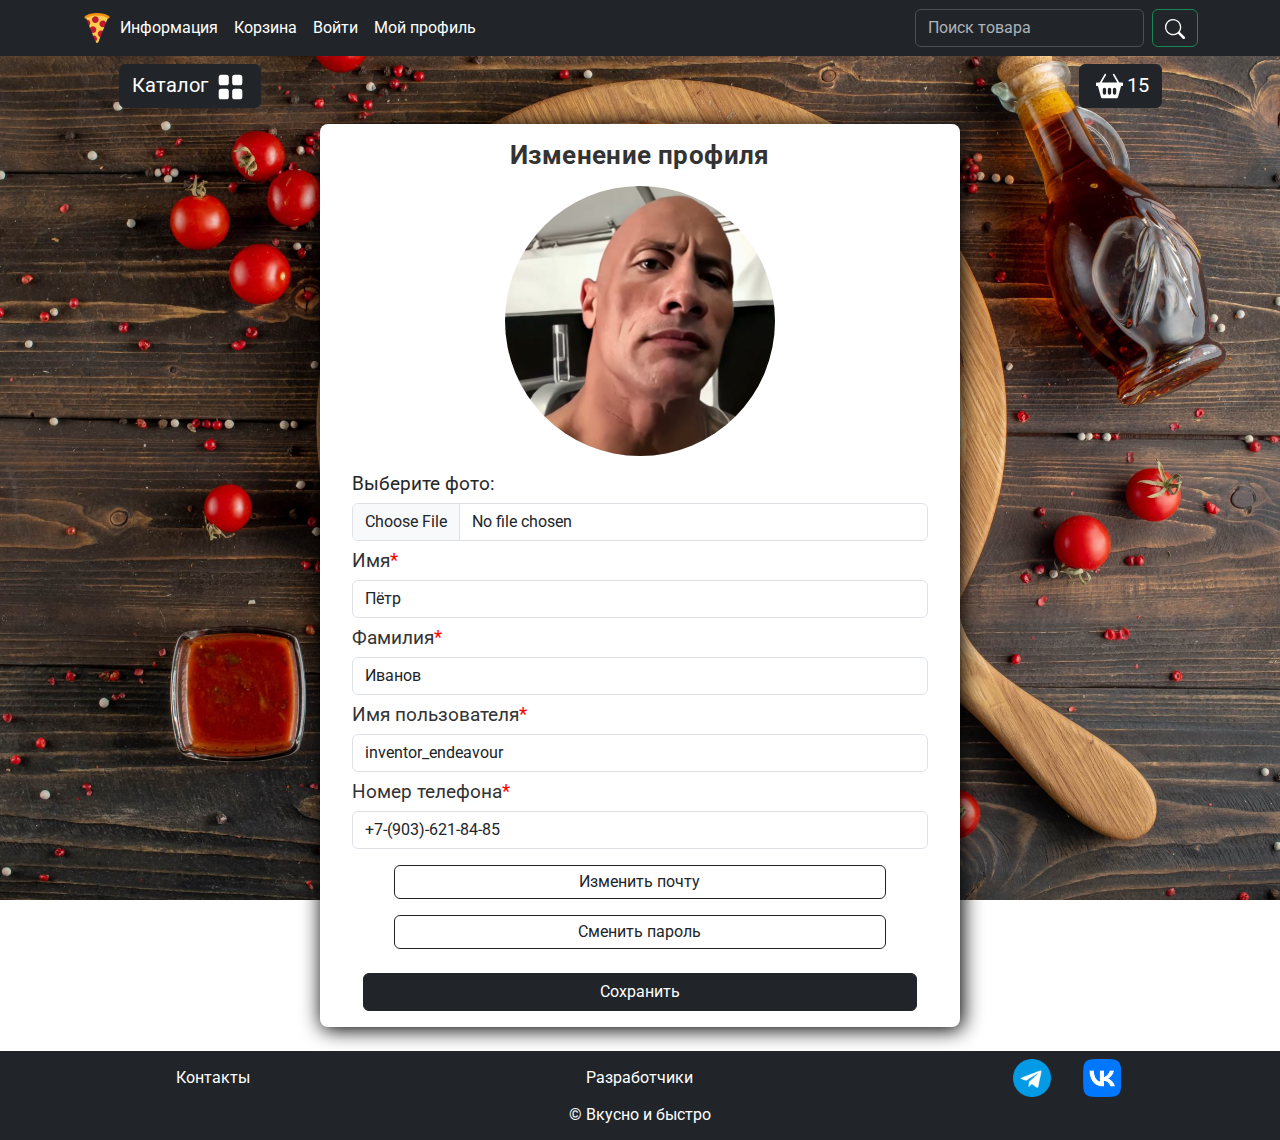
<file: change_profile.html>
<!DOCTYPE html>
<html lang="en">

<head>
    <meta charset="UTF-8">
    <meta name="viewport" content="width=device-width, initial-scale=1.0">
    <link rel="stylesheet" href="static/deps/css/bootstrap/bootstrap.min.css">
    <link rel="stylesheet" href="static/deps/css/my-styles.css">
    <link rel="stylesheet" href="static/deps/css/change-profile-styles.css">
    <!-- Стиль footer-a для главной страницы -->
    <link rel="stylesheet" href="static/deps/css/my-footer-styles.css">
    <!-- Favicons for different platforms -->
    <link rel="apple-touch-icon" sizes="180x180" href="static/deps/favicon/apple-touch-icon.png">
    <link rel="icon" type="image/png" sizes="32x32" href="static/deps/favicon/favicon-32x32.png">
    <link rel="icon" type="image/png" sizes="16x16" href="static/deps/favicon/favicon-16x16.png">
    <link rel="manifest" href="static/deps/favicon/site.webmanifest">
    <title>Вкусно и быстро | Изменение профиля</title>
</head>

<body>
    <header>
        <nav class="navbar navbar-expand-lg bg-dark" data-bs-theme="dark">
            <div class="container">
                <a class="navbar-brand" href="base.html"><img src="static/deps/favicon/android-chrome-192x192.png" alt="pizza-logotip"></a>
                <span class="logotip-span">Вкусно и быстро</span>
                <button class="navbar-toggler" type="button" data-bs-toggle="collapse"
                    data-bs-target="#navbarSupportedContent" aria-controls="navbarSupportedContent"
                    aria-expanded="false" aria-label="Toggle navigation">
                    <span class="navbar-toggler-icon"></span>
                </button>
                <div class="collapse navbar-collapse" id="navbarSupportedContent">
                    <ul class="navbar-nav me-auto mb-2 mb-lg-0">
                        <li class="nav-item">
                            <a class="nav-link  text-white" href="info.html">Информация</a>
                        </li>
                        <li class="nav-item">
                            <a class="nav-link  text-white" href="cart.html">Корзина</a>
                        </li>
                        <li class="nav-item">
                            <a class="nav-link  text-white" href="login.html">Войти</a>
                        </li>
                        <li class="nav-item dropdown">
                            <a class="nav-link dropdown-toggle text-white" href="#" role="button"
                                data-bs-toggle="dropdown" aria-expanded="false">
                                Мой профиль
                            </a>
                            <ul class="dropdown-menu">
                                <li><a class="dropdown-item  text-white" href="cart.html">Корзина</a></li>
                                <li><a class="dropdown-item  text-white" href="profile.html">Личный кабинет</a>
                                </li>
                                <li><a class="dropdown-item  text-white" href="#">Админ панель</a></li>
                                <li>
                                    <hr class="dropdown-divider">
                                </li>
                                <li><a class="dropdown-item  text-white" href="#">Выйти</a></li>
                            </ul>
                        </li>
                    </ul>
                    <form class="d-flex" role="search">
                        <input class="form-control me-2" type="search" placeholder="Поиск товара" aria-label="Search">
                        <button class="btn btn-outline-success text-white" type="submit">
                            <svg xmlns="http://www.w3.org/2000/svg" width="20" height="20" fill="currentColor" class="bi bi-search" viewBox="0 0 16 16">
                                <path d="M11.742 10.344a6.5 6.5 0 1 0-1.397 1.398h-.001c.03.04.062.078.098.115l3.85 3.85a1 1 0 0 0 1.415-1.414l-3.85-3.85a1.007 1.007 0 0 0-.115-.1zM12 6.5a5.5 5.5 0 1 1-11 0 5.5 5.5 0 0 1 11 0z"/>
                            </svg>
                        </button>
                    </form>
                </div>
            </div>
        </nav>
    </header>

    <div class="div-main">
        <section>
            <div class="container-fluid">
                <div class="row pos-sticky">
                    <div class="col-xl-1 col-sm-1 col-0">
                    </div>
                    <div class="col-xl-9 col-sm-8 col-8">
                        <div class="mt-2 z-3">
                            <!-- Каталог -->
                            <div class="dropdown">
                                <button class="btn btn-secondary dropdown-toggle btn-dark catalog-btn" type="button" data-bs-toggle="dropdown" aria-expanded="false">
                                    <span>Каталог</span>
                                    <!-- width="32" height="32" -->
                                    <img class="mx-1" src="static/deps/icons/grid-fill.svg" alt="Catalog Icon">
                                </button>
                                <ul class="dropdown-menu bg-dark" data-bs-theme="dark">
                                    <li><a class="catalog-item dropdown-item text-white" href="base.html">Все товары</a></li>
                                    <li><a class="catalog-item dropdown-item text-white" href="base.html">Пицца</a></li>
                                    <li><a class="catalog-item dropdown-item text-white" href="base.html">Комбо</a></li>
                                    <li><a class="catalog-item dropdown-item text-white" href="base.html">Напитки</a></li>
                                    <li><a class="catalog-item dropdown-item text-white" href="base.html">Закуски</a></li>
                                </ul>
                            </div>
                        </div>
                    </div>

                    <div class="cart-container col-xl-2 col-sm-2 col-4">
                        <!-- Значек корзины, вызывает модальное окно -->
                        <div class="mt-2 z-3">
                            <button type="button" class="btn btn-dark btn-secondary d-flex justify-content-between text-center cart-btn" id="modalButton"
                                aria-expanded="false">
                                <!-- width="28" height="28" -->
                                <img class="mx-1" src="static/deps/icons/basket2-fill.svg" alt="Catalog Icon">
                                <span id="goods-in-cart-count">15</span>
                            </button>
                        </div>
                    </div>
                </div>
                <!-- Разметка модального окна корзины -->
                <div class="modal fade" id="exampleModal" tabindex="-1" aria-labelledby="exampleModalLabel" aria-hidden="true">
                    <div class="modal-dialog modal-dialog-scrollable">
                        <div class="modal-content mt-5">
                            <div class="modal-header">
                                <button type="button" class="btn-close" data-bs-dismiss="modal" aria-label="Close"></button>
                            </div>
                            <div class="modal-body">
                                <h3 class="text-center mb-4">Корзина</h3>
                                <div class="container modal-container" id="cart-items-container">
                                    <!-- Разметка корзины -->
                                    <div class="card mb-3 text-bg-light shadow-lg">
                                        <div class="card-header d-flex justify-content-start text-center product-header">
                                            <img src="static/deps/images/goods/tabris-pizza.png" alt="Моцарелла" width="40" height="40" style="margin-right: 5px;">
                                            <span class="modal-card-title product-title">Моцарелла</span>
                                        </div>
                                        <ul class="list-group list-group-flush">
                                            <li class="list-group-item">
                                                <div class="row text-center d-flex justify-content-between modal-card-items">
                                                    <div class="col p-0 card-col">
                                                        <div class="input-group">
                                                            <div class="number">
                                                                <button class="number-minus" type="button" onclick="this.nextElementSibling.stepDown(); this.nextElementSibling.onchange();" data-cart-id=""data-cart-change-url="">-</button>
                                                                <input type="number" min="1" value="50" readonly>
                                                                <button class="number-plus" type="button" onclick="this.previousElementSibling.stepUp(); this.previousElementSibling.onchange();" data-cart-id=""data-cart-change-url="">+</button>
                                                            </div>
                                                        </div>
                                                    </div>
                                                    <div class="col p-0 card-col card-col-price">
                                                        <span class="modal-card-price">x 1000.00 = </span>
                                                    </div>
                                                    <div class="col p-0 card-col">
                                                        <strong class="modal-card-product-price">10000.00 ₽</strong>
                                                    </div>
                                                    <div class="col p-0 card-col card-col-cart">
                                                        <a href="#" class="remove-from-cart" data-cart-id="">
                                                            <img class="mx-1" src="static/deps/icons/trash3-fill.svg" alt="Catalog Icon" width="22" height="22">
                                                        </a>
                                                    </div>
                                                </div>
                                            </li>
                                        </ul>
                                        <div class="card-header d-flex justify-content-start text-center product-header">
                                            <img src="static/deps/images/goods/Напиток.jpg" alt="Моцарелла" width="40" height="40" style="margin-right: 5px;">
                                            <span class="modal-card-title product-title">Напиток</span>
                                        </div>
                                        <ul class="list-group list-group-flush">
                                            <li class="list-group-item">
                                                <div class="row text-center d-flex justify-content-between modal-card-items">
                                                    <div class="col p-0 card-col">
                                                        <div class="input-group">
                                                            <div class="number">
                                                                <button class="number-minus" type="button" onclick="this.nextElementSibling.stepDown(); this.nextElementSibling.onchange();" data-cart-id=""data-cart-change-url="">-</button>
                                                                <input type="number" min="1" value="1" readonly>
                                                                <button class="number-plus" type="button" onclick="this.previousElementSibling.stepUp(); this.previousElementSibling.onchange();" data-cart-id=""data-cart-change-url="">+</button>
                                                            </div>
                                                        </div>
                                                    </div>
                                                    <div class="col p-0 card-col card-col-price">
                                                        <span class="modal-card-price">x 100.00 = </span>
                                                    </div>
                                                    <div class="col p-0 card-col">
                                                        <strong class="modal-card-product-price">1000.00 ₽</strong>
                                                    </div>
                                                    <div class="col p-0 card-col card-col-cart">
                                                        <a href="#" class="remove-from-cart" data-cart-id="">
                                                            <img class="mx-1" src="static/deps/icons/trash3-fill.svg" alt="Catalog Icon" width="22" height="22">
                                                        </a>
                                                    </div>
                                                </div>
                                            </li>
                                        </ul>
                                        <div class="card-header d-flex justify-content-start text-center product-header">
                                            <img src="static/deps/images/goods/пирожные.jpg" alt="Моцарелла" width="40" height="40" style="margin-right: 5px;">
                                            <span class="modal-card-title product-title">Пирожные</span>
                                        </div>
                                        <ul class="list-group list-group-flush">
                                            <li class="list-group-item">
                                                <div class="row text-center d-flex justify-content-between modal-card-items">
                                                    <div class="col p-0 card-col">
                                                        <div class="input-group">
                                                            <div class="number">
                                                                <button class="number-minus" type="button" onclick="this.nextElementSibling.stepDown(); this.nextElementSibling.onchange();" data-cart-id=""data-cart-change-url="">-</button>
                                                                <input type="number" min="1" value="1" readonly>
                                                                <button class="number-plus" type="button" onclick="this.previousElementSibling.stepUp(); this.previousElementSibling.onchange();" data-cart-id=""data-cart-change-url="">+</button>
                                                            </div>
                                                        </div>
                                                    </div>
                                                    <div class="col p-0 card-col card-col-price">
                                                        <span class="modal-card-price">x 100.00 = </span>
                                                    </div>
                                                    <div class="col p-0 card-col">
                                                        <strong class="modal-card-product-price">100.00 ₽</strong>
                                                    </div>
                                                    <div class="col p-0 card-col card-col-cart">
                                                        <a href="#" class="remove-from-cart" data-cart-id="">
                                                            <img class="mx-1" src="static/deps/icons/trash3-fill.svg" alt="Catalog Icon" width="22" height="22">
                                                        </a>
                                                    </div>
                                                </div>
                                            </li>
                                        </ul>
                                    </div>
                                    <div class="card mb-3 shadow-lg">
                                        <div class="card-footer">
                                            <p class="float-left">Итого <strong>1</strong> товар(а) на сумму</p>
                                            <h4 class="float-left"><strong>100.00 ₽</strong></h4>
                                        </div>
                                    </div>
                                    <!-- Закончилась разметка корзины -->
                                    <div class="container-create-order">
                                        <a class="btn btn-dark btn-create-order" href="create_order.html">
                                            Оформить заказ
                                        </a>
                                    </div>
                                </div>
                            </div>
                        </div>
                    </div>
                </div>
                <!-- Закончилась разметка модального окна -->
            </div>

            <div class="container-fluid mt-3">
                <form>
                    <div class="row">
                        <div class="col-xxl-4 col-md-3 col-sm-2">
                        </div>
                        <div class="col-xxl-4 col-md-6 col-sm-8 col-12">
                            <div class="row change-profile-container">
                                <div class="col-1">
                                </div>
                                <div class="col-10">
                                    <p class="text-center change-profile-text">Изменение профиля</p>
                                </div>
                                <div class="col-12 change-profile-col text-center">
                                    <div>
                                        <style>
                                            .round {
                                                width: 270px; height: 270px; /* Ширина и высота */
                                                border-radius: 50%; /* Превращаем в круг */
                                                background: url(static/deps/images/Скала.jpg) no-repeat center center; /* Параметры фона */
                                                background-size: auto 300px; /* Высота фотографии равна высоте элемента */
                                            }
                                        </style>
                                    </div>
                                    <div class="avatar-container">
                                        <div class="round">
                                        </div>
                                    </div>
                                    <p class="change-profile-p">Выберите фото:</p>
                                    <input type="file" class="form-control mt-2" id="avatar" accept="image/*">
                                </div>
                                <div class="col-12 change-profile-col text-center">
                                    <div style="text-align: left;">
                                        <label for="firstName" class="change-profile-label form-label">Имя<span style="color: red;">*</span></label>
                                    </div>
                                    <input type="text" class="form-control" id="firstName" placeholder="Введите ваше имя" value="Пётр" required>
                                </div>
                                <div class="col-12 change-profile-col text-center">
                                    <div style="text-align: left;">
                                        <label for="lastName" class="change-profile-label form-label">Фамилия<span style="color: red;">*</span></label>
                                    </div>
                                    <input type="text" class="form-control" id="lastName" placeholder="Введите вашу фамилию" value="Иванов" required>
                                </div>
                                <div class="col-12 change-profile-col text-center">
                                    <div style="text-align: left;">
                                        <label for="username" class="change-profile-label form-label">Имя пользователя<span style="color: red;">*</span></label>
                                    </div>
                                    <input type="text" class="form-control" id="username" placeholder="Придумайте имя для аккаунта" value="inventor_endeavour" required>
                                </div>
                                <div class="col-12 change-profile-col text-center">
                                    <div style="text-align: left;">
                                        <label for="userphone" class="change-profile-label form-label">Номер телефона<span style="color: red;">*</span></label>
                                    </div>
                                    <input type="tel" class="form-control tel" id="userphone" placeholder="Введите ваш номер телефона" value="+7-(903)-621-84-85" minlength="18" required>
                                </div>
                                <div class="change-profile-btns">
                                    <a class="btn btn-outline-dark btn-create-order change-profile-btn" href="#">
                                        Изменить почту
                                    </a>
                                </div>
                                <div class="change-profile-btns">
                                    <a class="btn btn-outline-dark btn-create-order change-profile-btn" href="#">
                                        Сменить пароль
                                    </a>
                                </div>
                                <div class="change-profile-btns change-profile-commit">
                                    <button type="submit" class="btn btn-dark btn-create-order change-profile-commit-btn">Сохранить</button>
                                </div>
                            </div>
                        </div>
                    </div>
                </form>
            </div>
        </section>

        <footer class="mb-0 mt-4">
            <div class="container-fluid bg-dark">
                <div class="row">
                    <div class="col-lg-4 col-md-12 py-2 footer-text text-center">
                        <a href="info.html">Контакты</a>
                    </div>
                    <div class="col-lg-4 col-md-12 py-2 footer-text text-center">
                        <a href="https://github.com/gglinventor" target="_blank">Разработчики</a>
                    </div>
                    <div class="col-lg-4 col-md-12 py-2 media-links">
                        <a href="https://t.me/Pizza_school_project_bot" target="_blank"><img
                                style="width: 38px; margin-inline: 1em" src="static/deps/favicon/telegram_logo.png"
                                alt="My Telegram"></a>
                        <a href="https://vk.com/pelmeny_tv" target="_blank"><img style="width: 38px; margin-inline: 1em"
                                src="static/deps/favicon/vk logo.png" alt="My VK"></a>
                    </div>
                    <div class="col-lg-12 col-md-12 footer-text text-center">
                        <p class="text-center text-white">&copy; Вкусно и быстро</p>
                    </div>
                </div>
            </div>
        </footer>
    </div>

    <script src="static/deps/js/jquery/jquery-3.7.0.min.js"></script>
    <script src="static/deps/js/bootstrap/bootstrap.bundle.min.js"></script>
    <script src="static/deps/js/registration-events.js"></script>
</body>

</html>
</file>
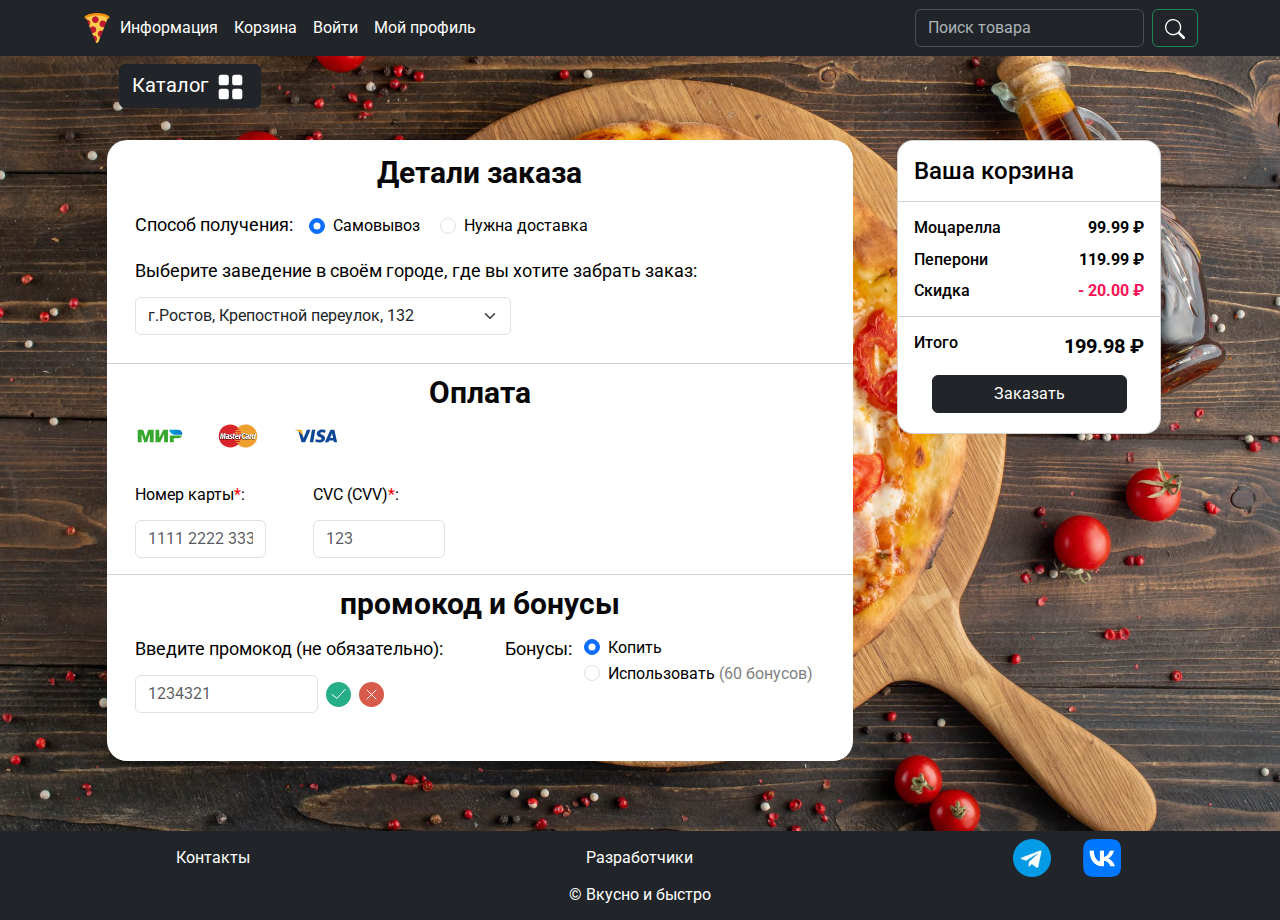
<file: create_order.html>
<!DOCTYPE html>
<html lang="en">

<head>
    <meta charset="UTF-8">
    <meta name="viewport" content="width=device-width, initial-scale=1.0">
    <link rel="stylesheet" href="static/deps/css/bootstrap/bootstrap.min.css">
    <link rel="stylesheet" href="static/deps/css/my-styles.css">
    <!-- Стиль footer-a для главной страницы -->
    <link rel="stylesheet" href="static/deps/css/create-order-styles.css">
    <link rel="stylesheet" href="static/deps/css/my-footer-styles.css">
    <!-- Favicons for different platforms -->
    <link rel="apple-touch-icon" sizes="180x180" href="static/deps/favicon/apple-touch-icon.png">
    <link rel="icon" type="image/png" sizes="32x32" href="static/deps/favicon/favicon-32x32.png">
    <link rel="icon" type="image/png" sizes="16x16" href="static/deps/favicon/favicon-16x16.png">
    <link rel="manifest" href="static/deps/favicon/site.webmanifest">
    <title>Вкусно и быстро | Пеперони</title>
</head>

<body>
    <header>
        <nav class="navbar navbar-expand-lg bg-dark" data-bs-theme="dark">
            <div class="container">
                <a class="navbar-brand" href="base.html"><img src="static/deps/favicon/android-chrome-192x192.png"
                        alt="pizza-logotip"></a>
                <span class="logotip-span">Вкусно и быстро</span>
                <button class="navbar-toggler" type="button" data-bs-toggle="collapse"
                    data-bs-target="#navbarSupportedContent" aria-controls="navbarSupportedContent"
                    aria-expanded="false" aria-label="Toggle navigation">
                    <span class="navbar-toggler-icon"></span>
                </button>
                <div class="collapse navbar-collapse" id="navbarSupportedContent">
                    <ul class="navbar-nav me-auto mb-2 mb-lg-0">
                        <li class="nav-item">
                            <a class="nav-link  text-white" href="info.html">Информация</a>
                        </li>
                        <li class="nav-item">
                            <a class="nav-link  text-white" href="cart.html">Корзина</a>
                        </li>
                        <li class="nav-item">
                            <a class="nav-link  text-white" href="login.html">Войти</a>
                        </li>
                        <li class="nav-item dropdown">
                            <a class="nav-link dropdown-toggle text-white" href="#" role="button"
                                data-bs-toggle="dropdown" aria-expanded="false">
                                Мой профиль
                            </a>
                            <ul class="dropdown-menu">
                                <li><a class="dropdown-item  text-white" href="cart.html">Корзина</a></li>
                                <li><a class="dropdown-item  text-white" href="profile.html">Личный кабинет</a>
                                </li>
                                <li><a class="dropdown-item  text-white" href="#">Админ панель</a></li>
                                <li>
                                    <hr class="dropdown-divider">
                                </li>
                                <li><a class="dropdown-item  text-white" href="#">Выйти</a></li>
                            </ul>
                        </li>
                    </ul>
                    <form class="d-flex" role="search">
                        <input class="form-control me-2" type="search" placeholder="Поиск товара" aria-label="Search">
                        <button class="btn btn-outline-success text-white" type="submit">
                            <svg xmlns="http://www.w3.org/2000/svg" width="20" height="20" fill="currentColor"
                                class="bi bi-search" viewBox="0 0 16 16">
                                <path
                                    d="M11.742 10.344a6.5 6.5 0 1 0-1.397 1.398h-.001c.03.04.062.078.098.115l3.85 3.85a1 1 0 0 0 1.415-1.414l-3.85-3.85a1.007 1.007 0 0 0-.115-.1zM12 6.5a5.5 5.5 0 1 1-11 0 5.5 5.5 0 0 1 11 0z" />
                            </svg>
                        </button>
                    </form>
                </div>
            </div>
        </nav>
    </header>

    <div class="div-main">
        <section>
            <div class="container-fluid pos-sticky">
                <div class="row">
                    <div class="col-xl-1 col-sm-1 col-0">
                    </div>
                    <div class="col-xl-9 col-sm-8 col-8">
                        <div class="mt-2 z-3">
                            <!-- Каталог -->
                            <div class="dropdown">
                                <button class="btn btn-secondary dropdown-toggle btn-dark catalog-btn" type="button"
                                    data-bs-toggle="dropdown" aria-expanded="false">
                                    <span>Каталог</span>
                                    <!-- width="32" height="32" -->
                                    <img class="mx-1" src="static/deps/icons/grid-fill.svg" alt="Catalog Icon">
                                </button>
                                <ul class="dropdown-menu bg-dark" data-bs-theme="dark">
                                    <li><a class="catalog-item dropdown-item text-white" href="base.html">Все товары</a>
                                    </li>
                                    <li><a class="catalog-item dropdown-item text-white" href="base.html">Пицца</a></li>
                                    <li><a class="catalog-item dropdown-item text-white" href="base.html">Комбо</a></li>
                                    <li><a class="catalog-item dropdown-item text-white" href="base.html">Напитки</a>
                                    </li>
                                    <li><a class="catalog-item dropdown-item text-white" href="base.html">Закуски</a>
                                    </li>
                                </ul>
                            </div>
                        </div>
                    </div>
                </div>
            </div>

            <div class="container-fluid">
                <form>
                    <div class="row">
                        <div class="col-1">
                        </div>
                        <div class="col-xl-7 col-10 cop-container">
                            <div class="row">
                                <div class="col-12 cop-cop-container">
                                    <span class="cop-cop-span">Детали заказа</span>
                                </div>
                                <div class="col-12 radio-container">
                                    <label for="delivery" class="form-label cop-title" style="margin-right: 0.75rem;">Способ получения:</label>
                                    <div class="chose-delivery">
                                        <div class="form-check form-check-inline">
                                            <input class="form-check-input" type="radio" name="requires_delivery" id="id_not_delivery" value="1" checked>
                                            <label class="form-check-label" for="id_not_delivery">Самовывоз</label>
                                        </div>
                                        <div class="form-check form-check-inline">
                                            <input class="form-check-input" type="radio" name="requires_delivery" id="id_requires_delivery" value="0">
                                            <label class="form-check-label" for="id_requires_delivery">Нужна доставка</label>
                                        </div>
                                    </div>
                                </div>
                                <div class="col-12 chose-shop-container" id="ChoseShopField">
                                    <p class="cop-title cop-col-item">Выберите заведение в своём городе, где вы хотите забрать заказ:</p>
                                    <select class="form-select chose-shop-select cop-col-item" aria-label="Default select example">
                                        <option class="cop-option" value="1" selected>г.Ростов, Крепостной переулок, 132</option>
                                        <option class="cop-option" value="2">г.Ростов, улица Максима Горького, 124/75</option>
                                        <option class="cop-option" value="3">г.Ростов, Окружная улица, 62</option>
                                        <option class="cop-option" value="4">г.Таганрог, площадь Восстания, 11</option>
                                        <option class="cop-option" value="5">г.Таганрог, улица Энгельса, 12</option>
                                    </select>
                                </div>
                                <div class="col-12 delivery-container" id="deliveryAddressField">
                                    <p class="cop-title">Адрес доставки:</p>
                                    <div class="delivery-items">
                                        <div class="row">
                                            <div class="col-xl-3 col-md-6 col-12">
                                                <p class="cop-mini-title">Город:</p>
                                                <select class="form-select chose-shop-select delivery-town" aria-label="Default select example">
                                                    <option value="1" selected>г.Ростов</option>
                                                    <option value="2">г.Таганрог</option>
                                                </select>
                                            </div>
                                            <div class="col-xl-3 col-md-6 col-12 plus-row">
                                                <p class="cop-mini-title">Улица<span style="color: red;">*</span>:</p>
                                                <input type="text" name="street" placeholder="ул. Шевченко" class="form-control cop-textarea" name="delivery_address">
                                            </div>
                                            <div class="col-xl-3 col-md-6 col-12 two-row">
                                                <p class="cop-mini-title">Дом<span style="color: red;">*</span>:</p>
                                                <input type="text" name="house" placeholder="199" class="form-control cop-textarea" name="delivery_address">
                                            </div>
                                            <div class="col-xl-3 col-md-6 col-12 two-row">
                                                <p class="cop-mini-title">Квартира:</p>
                                                <input type="text" placeholder="104" class="form-control cop-textarea" name="delivery_address">
                                            </div>
                                        </div>
                                    </div>
                                    <!-- <textarea class="form-control" name="delivery_address" rows="1"></textarea> -->
                                </div>
                                <div class="col-12 card-pay-container">
                                    <div class="row">
                                        <div class="col-12 cop-cop-container mb-0">
                                            <span class="cop-cop-span">Оплата</span>
                                        </div>
                                        <div class="col-12 cop-pay-container">
                                            <img class="card-pay-img" src="static/deps/icons/mir.svg" alt="Карта мир">
                                            <img class="card-pay-img" src="static/deps/icons/mastercard.svg" alt="Карта mastercard">
                                            <img class="card-pay-img" src="static/deps/icons/visa.svg" alt="Карта visa">
                                        </div>
                                        <div class="col-12">
                                            <div class="row mt-2 cop-pay-container">
                                                <div class="col-xl-3 col-md-6 col-12">
                                                    <p class="cop-mini-title">Номер карты<span style="color: red;">*</span>:</p>
                                                    <input type="text" placeholder="1111 2222 3333 4444" class="form-control cop-textarea" id="bank-card-input" name="delivery_address" required>
                                                </div>
                                                <div class="col-xl-3 col-md-6 col-12 plus-row">
                                                    <p class="cop-mini-title">CVC (CVV)<span style="color: red;">*</span>:</p>
                                                    <input type="password" placeholder="123" class="form-control cop-textarea" id="bank-card-input-2" name="delivery_address"  required>
                                                </div>
                                            </div>
                                        </div>
                                    </div>
                                </div>
                                <div class="col-12 card-pay-container">
                                    <div class="row">
                                        <div class="col-12 cop-cop-container mb-0">
                                            <span class="cop-cop-span cop-cop-promocod-span">промокод и бонусы</span>
                                        </div>
                                        <div class="col-12">
                                            <div class="row cop-pay-container">
                                                <div class="col-xl-6">
                                                    <p class="cop-title" style="margin-top: 1rem;">Введите промокод (не обязательно):</p>
                                                    <div class="promocod-container">
                                                        <input type="text" placeholder="1234321" class="form-control cop-textarea promocod-input" style="max-width: 55%;" name="delivery_address" >
                                                        <img class="promocod-img" src="static/deps/icons/success.svg" alt="Верный промокод">
                                                        <img class="promocod-img" src="static/deps/icons/error.svg" alt="Неверный промокод">
                                                    </div>
                                                </div>
                                                <div class="col-xl-6">
                                                    <div class="radio-bonus-container">
                                                        <p class="form-label cop-title bonus-radio">Бонусы:</p>
                                                        <div>
                                                            <div class="form-check">
                                                                <input class="form-check-input" type="radio" name="bonus" id="id_bonus" value="1" checked>
                                                                <label class="form-check-label" for="id_bonus">Копить</label>
                                                            </div>
                                                            <div class="form-check">
                                                                <input class="form-check-input" type="radio" name="bonus" id="id_bonus2" value="0">
                                                                <label class="form-check-label" for="id_bonus2">Использовать <span style="color: grey;">(60 бонусов)</span></label>
                                                            </div>
                                                        </div>
                                                    </div>
                                                </div>
                                            </div>
                                        </div>
                                    </div>
                                </div>
                            </div>
                        </div>
                        <div class="col-mini-col-container col-1">
                        </div>
                        <div class="col-col-container col-md-3 col-sm-2 col-1">
                        </div>
                        <div class="col-xl-3 col-md-6 col-sm-8 col-10 main-create-order-container">
                            <div class="create-order-container">
                                <h4 class="create-order-text create-order-your-cart">Ваша корзина</h4>
                                <div class="d-flex justify-content-between create-order-first-item">
                                    <span class="create-order-text">Моцарелла</span>
                                    <span class="create-order-text create-order-bold-text">99.99 ₽</span>
                                </div>
                                <div class="d-flex justify-content-between create-order-item-item">
                                    <span class="create-order-text">Пеперони</span>
                                    <span class="create-order-text create-order-bold-text">119.99 ₽</span>
                                </div>
                                <div class="d-flex justify-content-between create-order-item-item" style="margin-bottom: 1rem;">
                                    <span class="create-order-text">Скидка</span>
                                    <span class="create-order-text create-order-bold-text" style="color: #f91155;">- 20.00 ₽</span>
                                </div>
                                <div class="d-flex justify-content-between create-order-item">
                                    <span class="create-order-text">Итого</span>
                                    <span class="create-order-text create-order-bold-text create-order-all-price">199.98 ₽</span>
                                </div>
                                <div class="container-create-order">
                                    <a href="base.html" class="btn btn-dark btn-create-order">Заказать</a>
                                </div>
                            </div>
                        </div>
                    </div>
                </form>
            </div>

        </section>

        <footer class="mb-0 mt-4">
            <div class="container-fluid bg-dark">
                <div class="row">
                    <div class="col-lg-4 col-md-12 py-2 footer-text text-center">
                        <a href="info.html">Контакты</a>
                    </div>
                    <div class="col-lg-4 col-md-12 py-2 footer-text text-center">
                        <a href="https://github.com/gglinventor" target="_blank">Разработчики</a>
                    </div>
                    <div class="col-lg-4 col-md-12 py-2 media-links">
                        <a href="https://t.me/Pizza_school_project_bot" target="_blank"><img
                                style="width: 38px; margin-inline: 1em" src="static/deps/favicon/telegram_logo.png"
                                alt="My Telegram"></a>
                        <a href="https://vk.com/pelmeny_tv" target="_blank"><img style="width: 38px; margin-inline: 1em"
                                src="static/deps/favicon/vk logo.png" alt="My VK"></a>
                    </div>
                    <div class="col-lg-12 col-md-12 footer-text text-center">
                        <p class="text-center text-white">&copy; Вкусно и быстро</p>
                    </div>
                </div>
            </div>
        </footer>
    </div>

    <script src="static/deps/js/jquery/jquery-3.7.0.min.js"></script>
    <script src="static/deps/js/jquery-ajax.js"></script>
    <script src="static/deps/js/bootstrap/bootstrap.bundle.min.js"></script>
    <script src="static/deps/js/create-order-events.js"></script>
</body>

</html>
</file>
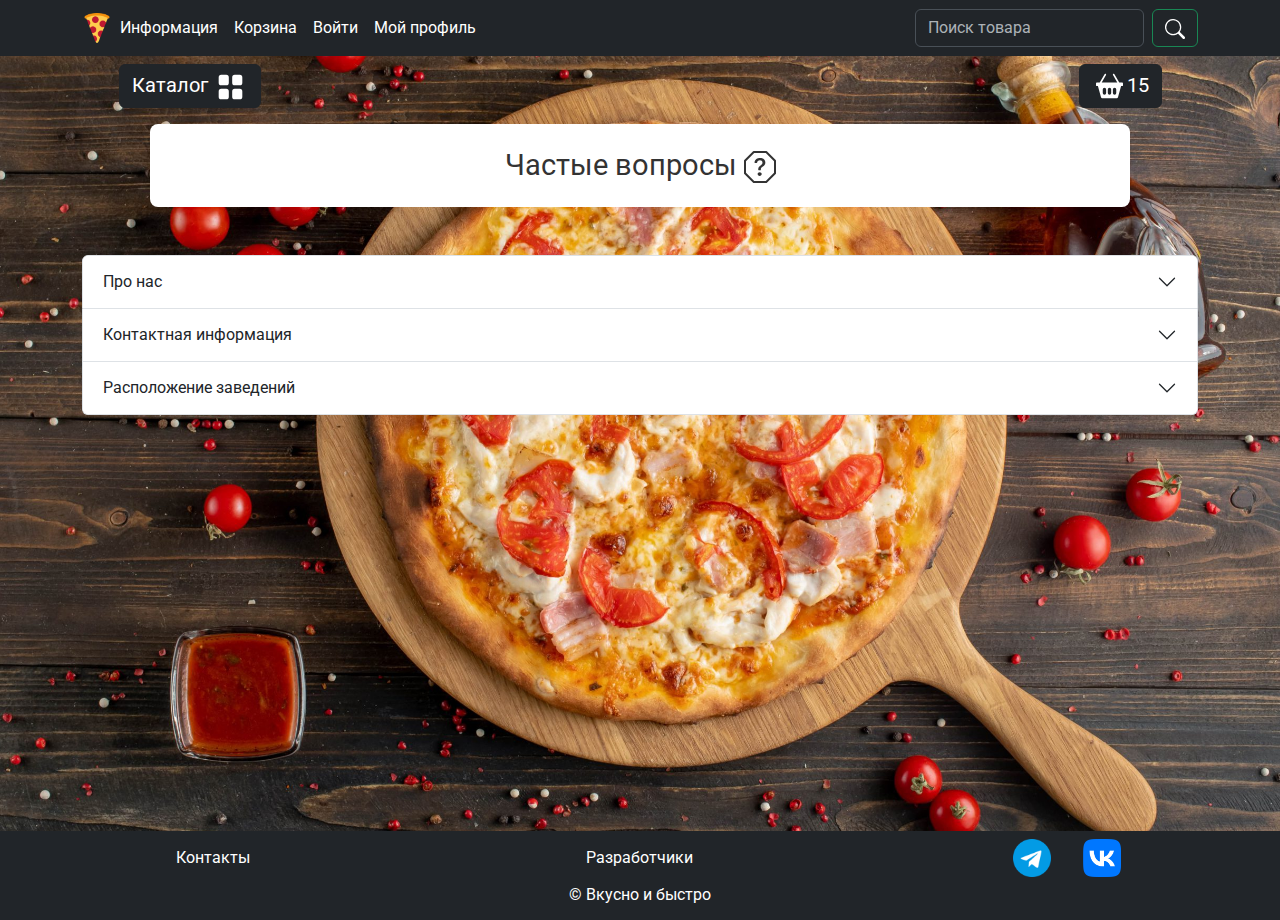
<file: info.html>
<!DOCTYPE html>
<html lang="en">

<head>
    <meta charset="UTF-8">
    <meta name="viewport" content="width=device-width, initial-scale=1.0">
    <link rel="stylesheet" href="static/deps/css/bootstrap/bootstrap.min.css">
    <link rel="stylesheet" href="static/deps/css/my-styles.css">
    <link rel="stylesheet" href="static/deps/css/info-styles.css">
    <!-- Стиль footer-a для главной страницы -->
    <link rel="stylesheet" href="static/deps/css/my-footer-styles.css">
    <!-- Favicons for different platforms -->
    <link rel="apple-touch-icon" sizes="180x180" href="static/deps/favicon/apple-touch-icon.png">
    <link rel="icon" type="image/png" sizes="32x32" href="static/deps/favicon/favicon-32x32.png">
    <link rel="icon" type="image/png" sizes="16x16" href="static/deps/favicon/favicon-16x16.png">
    <link rel="manifest" href="static/deps/favicon/site.webmanifest">
    <title>Вкусно и быстро | Информация</title>
</head>

<body>
    <header>
        <nav class="navbar navbar-expand-lg bg-dark" data-bs-theme="dark">
            <div class="container">
                <a class="navbar-brand" href="base.html"><img src="static/deps/favicon/android-chrome-192x192.png" alt="pizza-logotip"></a>
                <span class="logotip-span">Вкусно и быстро</span>
                <button class="navbar-toggler" type="button" data-bs-toggle="collapse"
                    data-bs-target="#navbarSupportedContent" aria-controls="navbarSupportedContent"
                    aria-expanded="false" aria-label="Toggle navigation">
                    <span class="navbar-toggler-icon"></span>
                </button>
                <div class="collapse navbar-collapse" id="navbarSupportedContent">
                    <ul class="navbar-nav me-auto mb-2 mb-lg-0">
                        <li class="nav-item">
                            <a class="nav-link  text-white" href="info.html">Информация</a>
                        </li>
                        <li class="nav-item">
                            <a class="nav-link  text-white" href="cart.html">Корзина</a>
                        </li>
                        <li class="nav-item">
                            <a class="nav-link  text-white" href="login.html">Войти</a>
                        </li>
                        <li class="nav-item dropdown ">
                            <a class="nav-link dropdown-toggle text-white" href="#" role="button"
                                data-bs-toggle="dropdown" aria-expanded="false">
                                Мой профиль
                            </a>
                            <ul class="dropdown-menu">
                                <li><a class="dropdown-item  text-white" href="cart.html">Корзина</a></li>
                                <li><a class="dropdown-item  text-white" href="profile.html">Личный кабинет</a>
                                </li>
                                <li><a class="dropdown-item  text-white" href="#">Админ панель</a></li>
                                <li>
                                    <hr class="dropdown-divider">
                                </li>
                                <li><a class="dropdown-item  text-white" href="#">Выйти</a></li>
                            </ul>
                        </li>
                    </ul>
                    <form class="d-flex" role="search">
                        <input class="form-control me-2" type="search" placeholder="Поиск товара" aria-label="Search">
                        <button class="btn btn-outline-success text-white" type="submit">
                            <svg xmlns="http://www.w3.org/2000/svg" width="20" height="20" fill="currentColor"
                                class="bi bi-search" viewBox="0 0 16 16">
                                <path
                                    d="M11.742 10.344a6.5 6.5 0 1 0-1.397 1.398h-.001c.03.04.062.078.098.115l3.85 3.85a1 1 0 0 0 1.415-1.414l-3.85-3.85a1.007 1.007 0 0 0-.115-.1zM12 6.5a5.5 5.5 0 1 1-11 0 5.5 5.5 0 0 1 11 0z" />
                            </svg>
                        </button>
                    </form>
                </div>
            </div>
        </nav>
    </header>

    <div class="div-main">
        <section>
            <div class="container-fluid pos-sticky">
                <div class="row">
                    <div class="col-xl-1 col-sm-1 col-0">
                    </div>
                    <div class="col-xl-9 col-sm-8 col-8">
                        <div class="mt-2 z-3">
                            <!-- Каталог -->
                            <div class="dropdown">
                                <button class="btn btn-secondary dropdown-toggle btn-dark catalog-btn" type="button" data-bs-toggle="dropdown" aria-expanded="false">
                                    <span>Каталог</span>
                                    <!-- width="32" height="32" -->
                                    <img class="mx-1" src="static/deps/icons/grid-fill.svg" alt="Catalog Icon">
                                </button>
                                <ul class="dropdown-menu bg-dark" data-bs-theme="dark">
                                    <li><a class="catalog-item dropdown-item text-white" href="base.html">Все товары</a></li>
                                    <li><a class="catalog-item dropdown-item text-white" href="base.html">Пицца</a></li>
                                    <li><a class="catalog-item dropdown-item text-white" href="base.html">Комбо</a></li>
                                    <li><a class="catalog-item dropdown-item text-white" href="base.html">Напитки</a></li>
                                    <li><a class="catalog-item dropdown-item text-white" href="base.html">Закуски</a></li>
                                </ul>
                            </div>
                        </div>
                    </div>
                    <div class="cart-container col-xl-2 col-sm-2 col-4">
                        <!-- Значек корзины, вызывает модальное окно -->
                        <div class="mt-2 z-3">
                            <button type="button" class="btn btn-dark btn-secondary d-flex justify-content-between text-center cart-btn" id="modalButton"
                                aria-expanded="false">
                                <!-- width="28" height="28" -->
                                <img class="mx-1" src="static/deps/icons/basket2-fill.svg" alt="Catalog Icon">
                                <span id="goods-in-cart-count">15</span>
                            </button>
                        </div>
                    </div>
                </div>
                <!-- Разметка модального окна корзины -->
                <div class="modal fade" id="exampleModal" tabindex="-1" aria-labelledby="exampleModalLabel" aria-hidden="true">
                    <div class="modal-dialog modal-dialog-scrollable">
                        <div class="modal-content mt-5">
                            <div class="modal-header">
                                <button type="button" class="btn-close" data-bs-dismiss="modal" aria-label="Close"></button>
                            </div>
                            <div class="modal-body">
                                <h3 class="text-center mb-4">Корзина</h3>
                                <div class="container modal-container" id="cart-items-container">
                                    <!-- Разметка корзины -->
                                    <div class="card mb-3 text-bg-light shadow-lg">
                                        <div class="card-header d-flex justify-content-start text-center product-header">
                                            <img src="static/deps/images/goods/tabris-pizza.png" alt="Моцарелла" width="40" height="40" style="margin-right: 5px;">
                                            <span class="modal-card-title product-title">Моцарелла</span>
                                        </div>
                                        <ul class="list-group list-group-flush">
                                            <li class="list-group-item">
                                                <div class="row text-center d-flex justify-content-between modal-card-items">
                                                    <div class="col p-0 card-col">
                                                        <div class="input-group">
                                                            <div class="number">
                                                                <button class="number-minus" type="button" onclick="this.nextElementSibling.stepDown(); this.nextElementSibling.onchange();" data-cart-id=""data-cart-change-url="">-</button>
                                                                <input type="number" min="1" value="50" readonly>
                                                                <button class="number-plus" type="button" onclick="this.previousElementSibling.stepUp(); this.previousElementSibling.onchange();" data-cart-id=""data-cart-change-url="">+</button>
                                                            </div>
                                                        </div>
                                                    </div>
                                                    <div class="col p-0 card-col card-col-price">
                                                        <span class="modal-card-price">x 1000.00 = </span>
                                                    </div>
                                                    <div class="col p-0 card-col">
                                                        <strong class="modal-card-product-price">10000.00 ₽</strong>
                                                    </div>
                                                    <div class="col p-0 card-col card-col-cart">
                                                        <a href="#" class="remove-from-cart" data-cart-id="">
                                                            <img class="mx-1" src="static/deps/icons/trash3-fill.svg" alt="Catalog Icon" width="22" height="22">
                                                        </a>
                                                    </div>
                                                </div>
                                            </li>
                                        </ul>
                                        <div class="card-header d-flex justify-content-start text-center product-header">
                                            <img src="static/deps/images/goods/Напиток.jpg" alt="Моцарелла" width="40" height="40" style="margin-right: 5px;">
                                            <span class="modal-card-title product-title">Напиток</span>
                                        </div>
                                        <ul class="list-group list-group-flush">
                                            <li class="list-group-item">
                                                <div class="row text-center d-flex justify-content-between modal-card-items">
                                                    <div class="col p-0 card-col">
                                                        <div class="input-group">
                                                            <div class="number">
                                                                <button class="number-minus" type="button" onclick="this.nextElementSibling.stepDown(); this.nextElementSibling.onchange();" data-cart-id=""data-cart-change-url="">-</button>
                                                                <input type="number" min="1" value="1" readonly>
                                                                <button class="number-plus" type="button" onclick="this.previousElementSibling.stepUp(); this.previousElementSibling.onchange();" data-cart-id=""data-cart-change-url="">+</button>
                                                            </div>
                                                        </div>
                                                    </div>
                                                    <div class="col p-0 card-col card-col-price">
                                                        <span class="modal-card-price">x 100.00 = </span>
                                                    </div>
                                                    <div class="col p-0 card-col">
                                                        <strong class="modal-card-product-price">1000.00 ₽</strong>
                                                    </div>
                                                    <div class="col p-0 card-col card-col-cart">
                                                        <a href="#" class="remove-from-cart" data-cart-id="">
                                                            <img class="mx-1" src="static/deps/icons/trash3-fill.svg" alt="Catalog Icon" width="22" height="22">
                                                        </a>
                                                    </div>
                                                </div>
                                            </li>
                                        </ul>
                                        <div class="card-header d-flex justify-content-start text-center product-header">
                                            <img src="static/deps/images/goods/пирожные.jpg" alt="Моцарелла" width="40" height="40" style="margin-right: 5px;">
                                            <span class="modal-card-title product-title">Пирожные</span>
                                        </div>
                                        <ul class="list-group list-group-flush">
                                            <li class="list-group-item">
                                                <div class="row text-center d-flex justify-content-between modal-card-items">
                                                    <div class="col p-0 card-col">
                                                        <div class="input-group">
                                                            <div class="number">
                                                                <button class="number-minus" type="button" onclick="this.nextElementSibling.stepDown(); this.nextElementSibling.onchange();" data-cart-id=""data-cart-change-url="">-</button>
                                                                <input type="number" min="1" value="1" readonly>
                                                                <button class="number-plus" type="button" onclick="this.previousElementSibling.stepUp(); this.previousElementSibling.onchange();" data-cart-id=""data-cart-change-url="">+</button>
                                                            </div>
                                                        </div>
                                                    </div>
                                                    <div class="col p-0 card-col card-col-price">
                                                        <span class="modal-card-price">x 100.00 = </span>
                                                    </div>
                                                    <div class="col p-0 card-col">
                                                        <strong class="modal-card-product-price">100.00 ₽</strong>
                                                    </div>
                                                    <div class="col p-0 card-col card-col-cart">
                                                        <a href="#" class="remove-from-cart" data-cart-id="">
                                                            <img class="mx-1" src="static/deps/icons/trash3-fill.svg" alt="Catalog Icon" width="22" height="22">
                                                        </a>
                                                    </div>
                                                </div>
                                            </li>
                                        </ul>
                                    </div>
                                    <div class="card mb-3 shadow-lg">
                                        <div class="card-footer">
                                            <p class="float-left">Итого <strong>1</strong> товар(а) на сумму</p>
                                            <h4 class="float-left"><strong>100.00 ₽</strong></h4>
                                        </div>
                                    </div>
                                    <!-- Закончилась разметка корзины -->
                                    <div class="container-create-order">
                                        <a class="btn btn-dark btn-create-order" href="create_order.html">
                                            Оформить заказ
                                        </a>
                                    </div>
                                </div>
                            </div>
                        </div>
                    </div>
                </div>
            </div>
            <div class="container text-center">
                <div class="row">
                    <div class="col info-col">
                        <span class="info-span">Частые вопросы
                            <svg xmlns="http://www.w3.org/2000/svg" width="32" height="32" fill="currentColor" class="bi bi-question-octagon" viewBox="0 0 16 16">
                                <path d="M4.54.146A.5.5 0 0 1 4.893 0h6.214a.5.5 0 0 1 .353.146l4.394 4.394a.5.5 0 0 1 .146.353v6.214a.5.5 0 0 1-.146.353l-4.394 4.394a.5.5 0 0 1-.353.146H4.893a.5.5 0 0 1-.353-.146L.146 11.46A.5.5 0 0 1 0 11.107V4.893a.5.5 0 0 1 .146-.353L4.54.146zM5.1 1 1 5.1v5.8L5.1 15h5.8l4.1-4.1V5.1L10.9 1H5.1z" />
                                <path d="M5.255 5.786a.237.237 0 0 0 .241.247h.825c.138 0 .248-.113.266-.25.09-.656.54-1.134 1.342-1.134.686 0 1.314.343 1.314 1.168 0 .635-.374.927-.965 1.371-.673.489-1.206 1.06-1.168 1.987l.003.217a.25.25 0 0 0 .25.246h.811a.25.25 0 0 0 .25-.25v-.105c0-.718.273-.927 1.01-1.486.609-.463 1.244-.977 1.244-2.056 0-1.511-1.276-2.241-2.673-2.241-1.267 0-2.655.59-2.75 2.286zm1.557 5.763c0 .533.425.927 1.01.927.609 0 1.028-.394 1.028-.927 0-.552-.42-.94-1.029-.94-.584 0-1.009.388-1.009.94z" />
                            </svg>
                        </span>
                    </div>
                </div>
                <div class="row">
                    <div class="col accordion" id="accordionPanelsStayOpenExample">
                        <div class="accordion-item">
                            <h2 class="accordion-header">
                                <button class="accordion-button collapsed" type="button" data-bs-toggle="collapse"
                                    data-bs-target="#panelsStayOpen-collapseOne" aria-expanded="true"
                                    aria-controls="panelsStayOpen-collapseOne">
                                    Про нас
                                </button>
                            </h2>
                            <div id="panelsStayOpen-collapseOne" class="accordion-collapse collapse">
                                <div class="accordion-body">
                                    <p class="text-start" style="line-height: 1.5;">Чтобы связаться с нами, звоните по номеру: +74578214645<br>Запасной номер: +75456454548</p>
                                </div>
                            </div>
                        </div>
                        <div class="accordion-item">
                            <h2 class="accordion-header">
                                <button class="accordion-button collapsed" type="button" data-bs-toggle="collapse"
                                    data-bs-target="#panelsStayOpen-collapseTwo" aria-expanded="false"
                                    aria-controls="panelsStayOpen-collapseTwo">
                                    Контактная информация
                                </button>
                            </h2>
                            <div id="panelsStayOpen-collapseTwo" class="accordion-collapse collapse">
                                <div class="accordion-body">
                                    <p class="text-start" style="line-height: 1.5;">Чтобы связаться с нами, звоните по номеру: +74578214645<br>Запасной номер: +75456454548</p>
                                </div>
                            </div>
                        </div>
                        <div class="accordion-item">
                            <h2 class="accordion-header">
                                <button class="accordion-button collapsed" type="button" data-bs-toggle="collapse"
                                    data-bs-target="#panelsStayOpen-collapseThree" aria-expanded="false"
                                    aria-controls="panelsStayOpen-collapseThree">
                                    Расположение заведений
                                </button>
                            </h2>
                            <div id="panelsStayOpen-collapseThree" class="accordion-collapse collapse">
                                <div class="accordion-body">
                                    <p class="text-start" style="line-height: 1.5;">Чтобы связаться с нами, звоните по номеру: +74578214645<br>Запасной номер: +75456454548</p>
                                    <p style="padding-top: 1.5rem; margin: 0"> </p>
                                    <!-- <gmp-map center="47.228005500046024,39.71507079744307" zoom="13" map-id="DEMO_MAP_ID" style="height: 600px;">
                                        <gmp-advanced-marker position="47.27437634963928,39.73865759910534" title="Наш магазин"></gmp-advanced-marker>
                                    </gmp-map> -->
                                    <iframe src="https://yandex.com/map-widget/v1/?um=constructor%3A98bca1629d56d127cd54dea86b1a1dd797e9a544ea3a0a9ffb1406477694d30a&amp;source=constructor" width="100%" height="720" frameborder="10" class="y-map"></iframe>
                                </div>
                            </div>
                        </div>
                    </div>
                </div>
            </div>
        </section>
        <footer class="mb-0 mt-4">
            <div class="container-fluid bg-dark">
                <div class="row">
                    <div class="col-lg-4 col-md-12 py-2 footer-text text-center">
                        <a href="info.html">Контакты</a>
                    </div>
                    <div class="col-lg-4 col-md-12 py-2 footer-text text-center">
                        <a href="https://github.com/gglinventor" target="_blank">Разработчики</a>
                    </div>
                    <div class="col-lg-4 col-md-12 py-2 media-links">
                        <a href="https://t.me/Pizza_school_project_bot" target="_blank"><img
                                style="width: 38px; margin-inline: 1em" src="static/deps/favicon/telegram_logo.png"
                                alt="My Telegram"></a>
                        <a href="https://vk.com/pelmeny_tv" target="_blank"><img style="width: 38px; margin-inline: 1em"
                                src="static/deps/favicon/vk logo.png" alt="My VK"></a>
                    </div>
                    <div class="col-lg-12 col-md-12 footer-text text-center">
                        <p class="text-center text-white">&copy; Вкусно и быстро</p>
                    </div>
                </div>
            </div>
        </footer>
    </div>
    <script src="static/deps/js/jquery/jquery-3.7.0.min.js"></script>
    <script src="static/deps/js/jquery-ajax.js"></script>
    <script src="static/deps/js/bootstrap/bootstrap.bundle.min.js"></script>
</body>
</file>
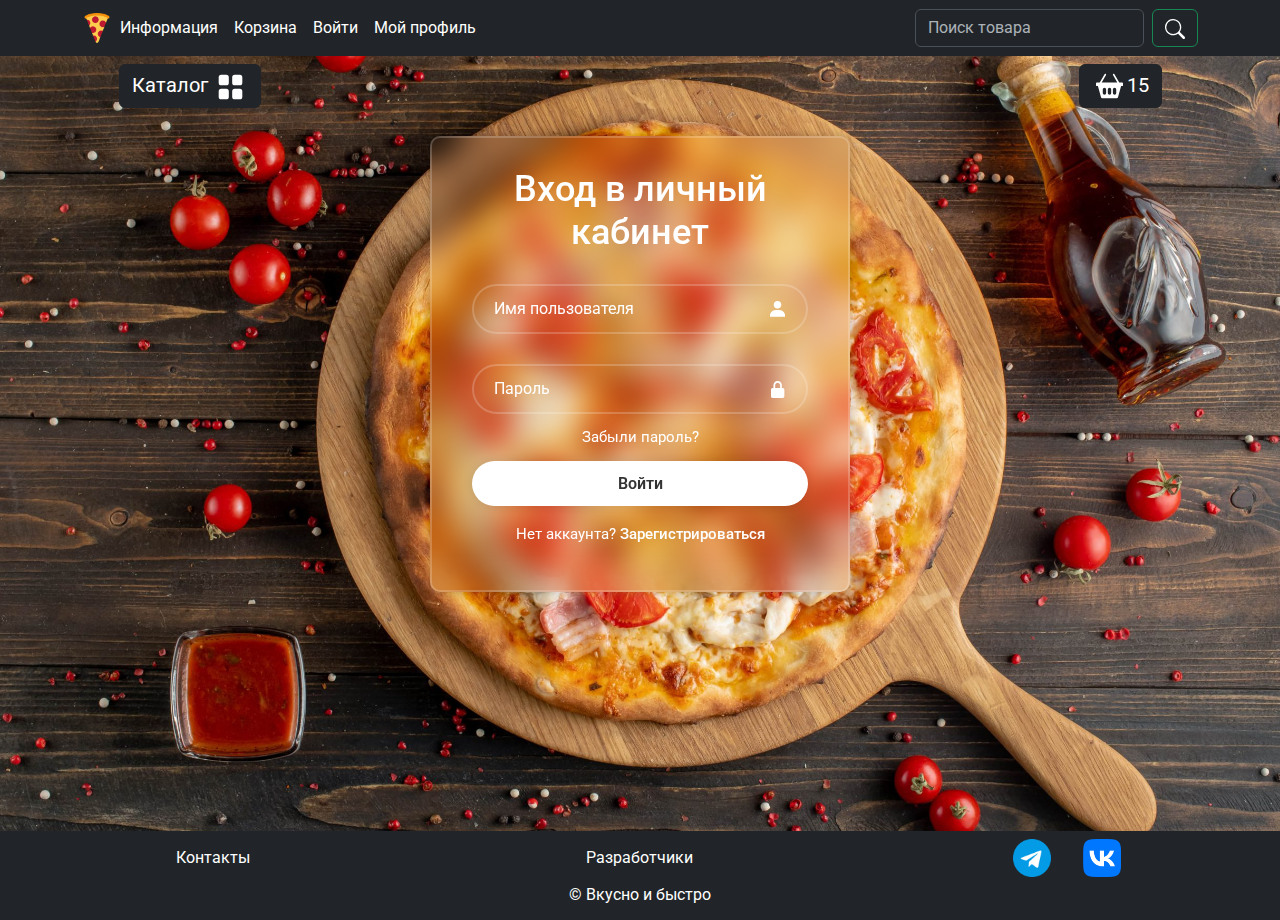
<file: login.html>
<!DOCTYPE html>
<html lang="en">

<head>
    <meta charset="UTF-8">
    <meta name="viewport" content="width=device-width, initial-scale=1.0">
    <link rel="stylesheet" href="static/deps/css/bootstrap/bootstrap.min.css">
    <link rel="stylesheet" href="static/deps/css/my-styles.css">
    <link rel="stylesheet" href="static/deps/css/login-styles.css">
    <!-- Стиль footer-a для главной страницы -->
    <link rel="stylesheet" href="static/deps/css/my-footer-styles.css">
    <!-- Favicons for different platforms -->
    <link href='https://unpkg.com/boxicons@2.1.4/css/boxicons.min.css' rel='stylesheet'>
    <link rel="apple-touch-icon" sizes="180x180" href="static/deps/favicon/apple-touch-icon.png">
    <link rel="icon" type="image/png" sizes="32x32" href="static/deps/favicon/favicon-32x32.png">
    <link rel="icon" type="image/png" sizes="16x16" href="static/deps/favicon/favicon-16x16.png">
    <link rel="manifest" href="static/deps/favicon/site.webmanifest">
    <title>Вкусно и быстро | Вход в личный кабинет</title>
</head>

<body>
    <header>
        <nav class="navbar navbar-expand-lg bg-dark" data-bs-theme="dark">
            <div class="container">
                <a class="navbar-brand" href="index.html"><img src="static/deps/favicon/android-chrome-192x192.png" alt="pizza-logotip"></a>
                <span class="logotip-span">Вкусно и быстро</span>
                <button class="navbar-toggler" type="button" data-bs-toggle="collapse"
                    data-bs-target="#navbarSupportedContent" aria-controls="navbarSupportedContent"
                    aria-expanded="false" aria-label="Toggle navigation">
                    <span class="navbar-toggler-icon"></span>
                </button>
                <div class="collapse navbar-collapse" id="navbarSupportedContent">
                    <ul class="navbar-nav me-auto mb-2 mb-lg-0">
                        <li class="nav-item">
                            <a class="nav-link  text-white" href="info.html">Информация</a>
                        </li>
                        <li class="nav-item">
                            <a class="nav-link  text-white" href="cart.html">Корзина</a>
                        </li>
                        <li class="nav-item">
                            <a class="nav-link  text-white" href="login.html">Войти</a>
                        </li>
                        <li class="nav-item dropdown ">
                            <a class="nav-link dropdown-toggle text-white" href="#" role="button"
                                data-bs-toggle="dropdown" aria-expanded="false">
                                Мой профиль
                            </a>
                            <ul class="dropdown-menu">
                                <li><a class="dropdown-item  text-white" href="cart.html">Корзина</a></li>
                                <li><a class="dropdown-item  text-white" href="#">Личный кабинет</a>
                                </li>
                                <li><a class="dropdown-item  text-white" href="#">Админ панель</a></li>
                                <li>
                                    <hr class="dropdown-divider">
                                </li>
                                <li><a class="dropdown-item  text-white" href="#">Выйти</a></li>
                            </ul>
                        </li>
                    </ul>
                    <form class="d-flex" role="search">
                        <input class="form-control me-2" type="search" placeholder="Поиск товара" aria-label="Search">
                        <button class="btn btn-outline-success text-white" type="submit">
                            <svg xmlns="http://www.w3.org/2000/svg" width="20" height="20" fill="currentColor"
                                class="bi bi-search" viewBox="0 0 16 16">
                                <path
                                    d="M11.742 10.344a6.5 6.5 0 1 0-1.397 1.398h-.001c.03.04.062.078.098.115l3.85 3.85a1 1 0 0 0 1.415-1.414l-3.85-3.85a1.007 1.007 0 0 0-.115-.1zM12 6.5a5.5 5.5 0 1 1-11 0 5.5 5.5 0 0 1 11 0z" />
                            </svg>
                        </button>
                    </form>
                </div>
            </div>
        </nav>
    </header>

    <div class="div-main">
        <section>
            <div class="container-fluid pos-sticky">
                <div class="row">
                    <div class="col-xl-1 col-sm-1 col-0">
                    </div>
                    <div class="col-xl-9 col-sm-8 col-8">
                        <div class="mt-2 z-3">
                            <!-- Каталог -->
                            <div class="dropdown">
                                <button class="btn btn-secondary dropdown-toggle btn-dark catalog-btn" type="button" data-bs-toggle="dropdown" aria-expanded="false">
                                    <span>Каталог</span>
                                    <!-- width="32" height="32" -->
                                    <img class="mx-1" src="static/deps/icons/grid-fill.svg" alt="Catalog Icon">
                                </button>
                                <ul class="dropdown-menu bg-dark" data-bs-theme="dark">
                                    <li><a class="catalog-item dropdown-item text-white" href="base.html">Все товары</a></li>
                                    <li><a class="catalog-item dropdown-item text-white" href="base.html">Пицца</a></li>
                                    <li><a class="catalog-item dropdown-item text-white" href="base.html">Комбо</a></li>
                                    <li><a class="catalog-item dropdown-item text-white" href="base.html">Напитки</a></li>
                                    <li><a class="catalog-item dropdown-item text-white" href="base.html">Закуски</a></li>
                                </ul>
                            </div>
                        </div>
                    </div>
                    <div class="cart-container col-xl-2 col-sm-2 col-4">
                        <!-- Значек корзины, вызывает модальное окно -->
                        <div class="mt-2 z-3">
                            <button type="button" class="btn btn-dark btn-secondary d-flex justify-content-between text-center cart-btn" id="modalButton"
                                aria-expanded="false">
                                <!-- width="28" height="28" -->
                                <img class="mx-1" src="static/deps/icons/basket2-fill.svg" alt="Catalog Icon">
                                <span id="goods-in-cart-count">15</span>
                            </button>
                        </div>
                    </div>
                </div>
                <!-- Разметка модального окна корзины -->
                <div class="modal fade" id="exampleModal" tabindex="-1" aria-labelledby="exampleModalLabel" aria-hidden="true">
                    <div class="modal-dialog modal-dialog-scrollable">
                        <div class="modal-content mt-5">
                            <div class="modal-header">
                                <button type="button" class="btn-close" data-bs-dismiss="modal" aria-label="Close"></button>
                            </div>
                            <div class="modal-body">
                                <h3 class="text-center mb-4">Корзина</h3>
                                <div class="container modal-container" id="cart-items-container">
                                    <!-- Разметка корзины -->
                                    <div class="card mb-3 text-bg-light shadow-lg">
                                        <div class="card-header d-flex justify-content-start text-center product-header">
                                            <img src="static/deps/images/goods/tabris-pizza.png" alt="Моцарелла" width="40" height="40" style="margin-right: 5px;">
                                            <span class="modal-card-title product-title">Моцарелла</span>
                                        </div>
                                        <ul class="list-group list-group-flush">
                                            <li class="list-group-item">
                                                <div class="row text-center d-flex justify-content-between modal-card-items">
                                                    <div class="col p-0 card-col">
                                                        <div class="input-group">
                                                            <div class="number">
                                                                <button class="number-minus" type="button" onclick="this.nextElementSibling.stepDown(); this.nextElementSibling.onchange();" data-cart-id=""data-cart-change-url="">-</button>
                                                                <input type="number" min="1" value="50" readonly>
                                                                <button class="number-plus" type="button" onclick="this.previousElementSibling.stepUp(); this.previousElementSibling.onchange();" data-cart-id=""data-cart-change-url="">+</button>
                                                            </div>
                                                        </div>
                                                    </div>
                                                    <div class="col p-0 card-col card-col-price">
                                                        <span class="modal-card-price">x 1000.00 = </span>
                                                    </div>
                                                    <div class="col p-0 card-col">
                                                        <strong class="modal-card-product-price">10000.00 ₽</strong>
                                                    </div>
                                                    <div class="col p-0 card-col card-col-cart">
                                                        <a href="#" class="remove-from-cart" data-cart-id="">
                                                            <img class="mx-1" src="static/deps/icons/trash3-fill.svg" alt="Catalog Icon" width="22" height="22">
                                                        </a>
                                                    </div>
                                                </div>
                                            </li>
                                        </ul>
                                        <div class="card-header d-flex justify-content-start text-center product-header">
                                            <img src="static/deps/images/goods/Напиток.jpg" alt="Моцарелла" width="40" height="40" style="margin-right: 5px;">
                                            <span class="modal-card-title product-title">Напиток</span>
                                        </div>
                                        <ul class="list-group list-group-flush">
                                            <li class="list-group-item">
                                                <div class="row text-center d-flex justify-content-between modal-card-items">
                                                    <div class="col p-0 card-col">
                                                        <div class="input-group">
                                                            <div class="number">
                                                                <button class="number-minus" type="button" onclick="this.nextElementSibling.stepDown(); this.nextElementSibling.onchange();" data-cart-id=""data-cart-change-url="">-</button>
                                                                <input type="number" min="1" value="1" readonly>
                                                                <button class="number-plus" type="button" onclick="this.previousElementSibling.stepUp(); this.previousElementSibling.onchange();" data-cart-id=""data-cart-change-url="">+</button>
                                                            </div>
                                                        </div>
                                                    </div>
                                                    <div class="col p-0 card-col card-col-price">
                                                        <span class="modal-card-price">x 100.00 = </span>
                                                    </div>
                                                    <div class="col p-0 card-col">
                                                        <strong class="modal-card-product-price">1000.00 ₽</strong>
                                                    </div>
                                                    <div class="col p-0 card-col card-col-cart">
                                                        <a href="#" class="remove-from-cart" data-cart-id="">
                                                            <img class="mx-1" src="static/deps/icons/trash3-fill.svg" alt="Catalog Icon" width="22" height="22">
                                                        </a>
                                                    </div>
                                                </div>
                                            </li>
                                        </ul>
                                        <div class="card-header d-flex justify-content-start text-center product-header">
                                            <img src="static/deps/images/goods/пирожные.jpg" alt="Моцарелла" width="40" height="40" style="margin-right: 5px;">
                                            <span class="modal-card-title product-title">Пирожные</span>
                                        </div>
                                        <ul class="list-group list-group-flush">
                                            <li class="list-group-item">
                                                <div class="row text-center d-flex justify-content-between modal-card-items">
                                                    <div class="col p-0 card-col">
                                                        <div class="input-group">
                                                            <div class="number">
                                                                <button class="number-minus" type="button" onclick="this.nextElementSibling.stepDown(); this.nextElementSibling.onchange();" data-cart-id=""data-cart-change-url="">-</button>
                                                                <input type="number" min="1" value="1" readonly>
                                                                <button class="number-plus" type="button" onclick="this.previousElementSibling.stepUp(); this.previousElementSibling.onchange();" data-cart-id=""data-cart-change-url="">+</button>
                                                            </div>
                                                        </div>
                                                    </div>
                                                    <div class="col p-0 card-col card-col-price">
                                                        <span class="modal-card-price">x 100.00 = </span>
                                                    </div>
                                                    <div class="col p-0 card-col">
                                                        <strong class="modal-card-product-price">100.00 ₽</strong>
                                                    </div>
                                                    <div class="col p-0 card-col card-col-cart">
                                                        <a href="#" class="remove-from-cart" data-cart-id="">
                                                            <img class="mx-1" src="static/deps/icons/trash3-fill.svg" alt="Catalog Icon" width="22" height="22">
                                                        </a>
                                                    </div>
                                                </div>
                                            </li>
                                        </ul>
                                    </div>
                                    <div class="card mb-3 shadow-lg">
                                        <div class="card-footer">
                                            <p class="float-left">Итого <strong>1</strong> товар(а) на сумму</p>
                                            <h4 class="float-left"><strong>100.00 ₽</strong></h4>
                                        </div>
                                    </div>
                                    <!-- Закончилась разметка корзины -->
                                    <div class="container-create-order">
                                        <a class="btn btn-dark btn-create-order" href="create-order.html">
                                            Оформить заказ
                                        </a>
                                    </div>
                                </div>
                            </div>
                        </div>
                    </div>
                </div>
                <!-- Закончилась разметка модального окна корзины -->
            </div>
            <div class="first-wrapper">
                <div class="wrapper">
                    <form action="">
                        <h1>Вход в личный кабинет</h1>
                        <div class="input-box">
                            <input type="text" placeholder="Имя пользователя" required>
                            <i class='bx bxs-user'></i>
                        </div>
                        <div class="input-box">
                            <input type="password" id="password" placeholder="Пароль" required>
                            <i class='bx bxs-lock-alt' id="password-icon"></i>
                        </div>
                        <div class="forgot">
                            <a href="#">Забыли пароль?</a>
                        </div>
                        <button type="submit" class="login-btn">Войти</button>
                        <div class="register-link">
                            <p>Нет аккаунта? <a href="#">Зарегистрироваться</a></p>
                        </div>
                    </form>
                </div>
            </div>
        </section>
        
        <footer class="mb-0 mt-4">
            <div class="container-fluid bg-dark">
                <div class="row">
                    <div class="col-lg-4 col-md-12 py-2 footer-text text-center">
                        <a href="info.html">Контакты</a>
                    </div>
                    <div class="col-lg-4 col-md-12 py-2 footer-text text-center">
                        <a href="#">Разработчики</a>
                    </div>
                    <div class="col-lg-4 col-md-12 py-2 media-links">
                        <a href="https://t.me/Pizza_school_project_bot" target="_blank"><img
                                style="width: 38px; margin-inline: 1em" src="static/deps/favicon/telegram_logo.png"
                                alt="My Telegram"></a>
                        <a href="https://vk.com/pelmeny_tv" target="_blank"><img style="width: 38px; margin-inline: 1em"
                                src="static/deps/favicon/vk logo.png" alt="My VK"></a>
                    </div>
                    <div class="col-lg-12 col-md-12 footer-text text-center">
                        <p class="text-center text-white">&copy; Вкусно и быстро</p>
                    </div>
                </div>
            </div>
        </footer>
    </div>
    <script>
        let password = document.getElementById('password');
        let password_icon = document.getElementById('password-icon');

        password_icon.onclick = function() {
            if(password.type == "password"){
                password.type = "text"
                password_icon.className = "bx bxs-lock-open"
            }
            else{
                 password.type = "password"
                 password_icon.className = "bx bxs-lock-alt"
            }
        }
    </script>
    <script src="static/deps/js/jquery/jquery-3.7.0.min.js"></script>
    <script src="static/deps/js/jquery-ajax.js"></script>
    <script src="static/deps/js/bootstrap/bootstrap.bundle.min.js"></script>
</body>
</file>
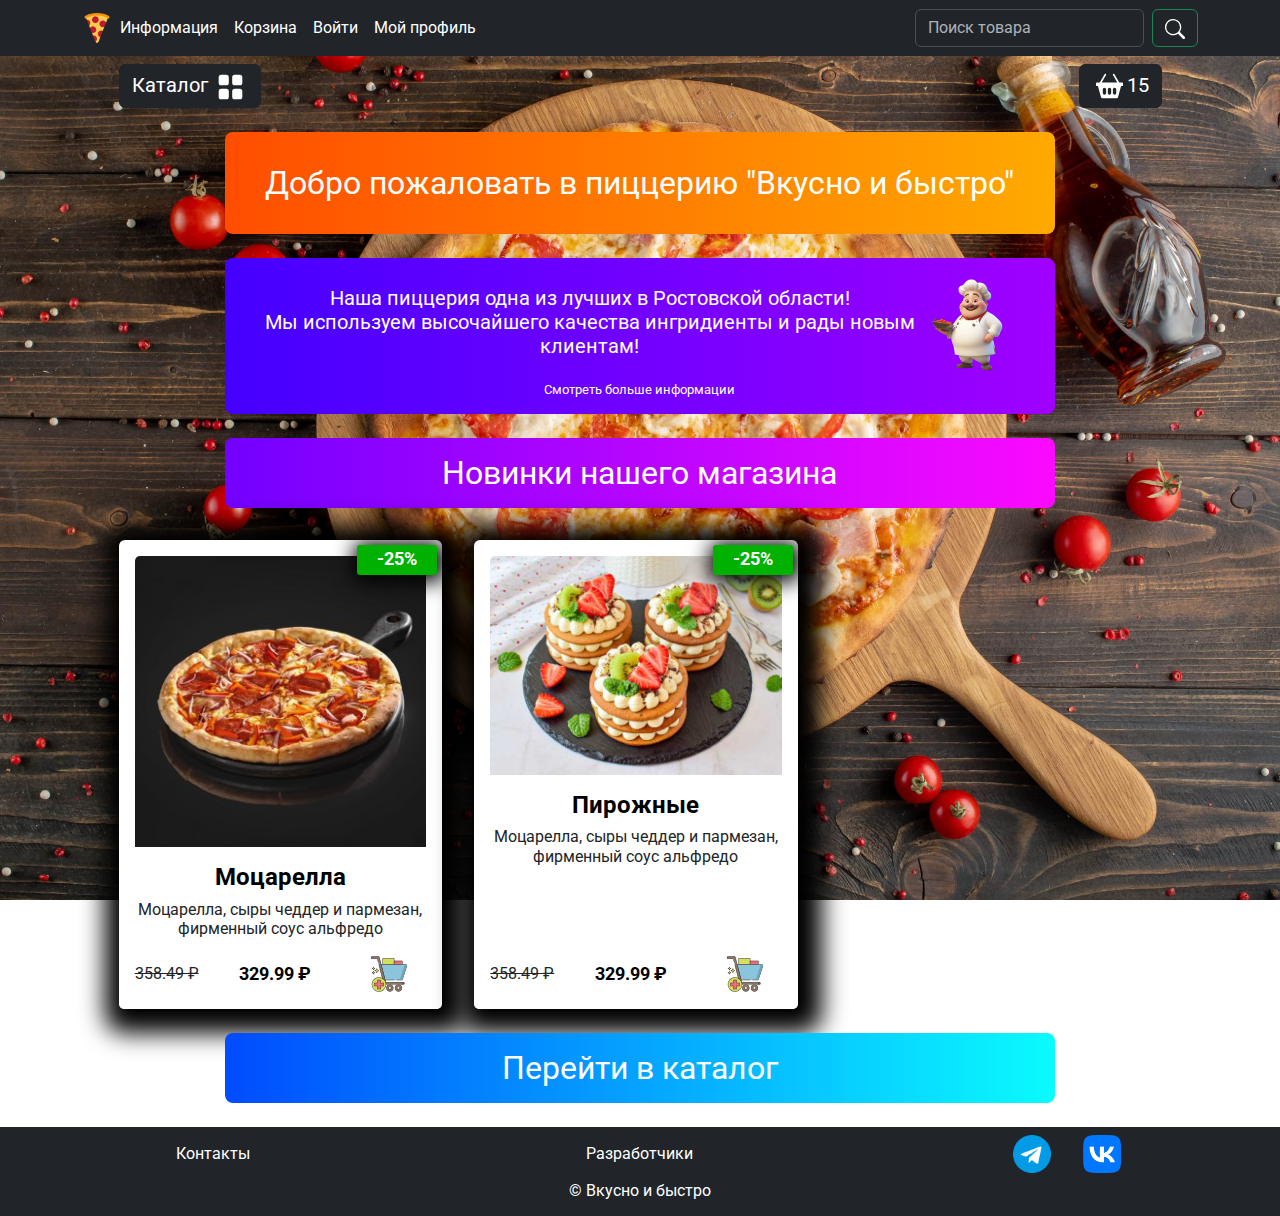
<file: main.html>
<!DOCTYPE html>
<html lang="en">

<head>
    <meta charset="UTF-8">
    <meta name="viewport" content="width=device-width, initial-scale=1.0">
    <link rel="stylesheet" href="static/deps/css/bootstrap/bootstrap.min.css">
    <link rel="stylesheet" href="static/deps/css/my-styles.css">
    <!-- Стиль footer-a для главной страницы -->
    <link rel="stylesheet" href="static/deps/css/main-styles.css">
    <link rel="stylesheet" href="static/deps/css/card-styles.css">
    <link rel="stylesheet" href="static/deps/css/my-footer-styles.css">
    <!-- Favicons for different platforms -->
    <link rel="apple-touch-icon" sizes="180x180" href="static/deps/favicon/apple-touch-icon.png">
    <link rel="icon" type="image/png" sizes="32x32" href="static/deps/favicon/favicon-32x32.png">
    <link rel="icon" type="image/png" sizes="16x16" href="static/deps/favicon/favicon-16x16.png">
    <link rel="manifest" href="static/deps/favicon/site.webmanifest">
    <title>Вкусно и быстро | Каталог</title>
</head>

<body>
    <header>
        <nav class="navbar navbar-expand-lg bg-dark" data-bs-theme="dark">
            <div class="container">
                <a class="navbar-brand" href="base.html"><img src="static/deps/favicon/android-chrome-192x192.png" alt="pizza-logotip"></a>
                <span class="logotip-span">Вкусно и быстро</span>
                <button class="navbar-toggler" type="button" data-bs-toggle="collapse"
                    data-bs-target="#navbarSupportedContent" aria-controls="navbarSupportedContent"
                    aria-expanded="false" aria-label="Toggle navigation">
                    <span class="navbar-toggler-icon"></span>
                </button>
                <div class="collapse navbar-collapse" id="navbarSupportedContent">
                    <ul class="navbar-nav me-auto mb-2 mb-lg-0">
                        <li class="nav-item">
                            <a class="nav-link  text-white" href="info.html">Информация</a>
                        </li>
                        <li class="nav-item">
                            <a class="nav-link  text-white" href="cart.html">Корзина</a>
                        </li>
                        <li class="nav-item">
                            <a class="nav-link  text-white" href="login.html">Войти</a>
                        </li>
                        <li class="nav-item dropdown">
                            <a class="nav-link dropdown-toggle text-white" href="#" role="button"
                                data-bs-toggle="dropdown" aria-expanded="false">
                                Мой профиль
                            </a>
                            <ul class="dropdown-menu">
                                <li><a class="dropdown-item  text-white" href="cart.html">Корзина</a></li>
                                <li><a class="dropdown-item  text-white" href="profile.html">Личный кабинет</a>
                                </li>
                                <li><a class="dropdown-item  text-white" href="#">Админ панель</a></li>
                                <li>
                                    <hr class="dropdown-divider">
                                </li>
                                <li><a class="dropdown-item  text-white" href="#">Выйти</a></li>
                            </ul>
                        </li>
                    </ul>
                    <form class="d-flex" role="search">
                        <input class="form-control me-2" type="search" placeholder="Поиск товара" aria-label="Search">
                        <button class="btn btn-outline-success text-white" type="submit">
                            <svg xmlns="http://www.w3.org/2000/svg" width="20" height="20" fill="currentColor" class="bi bi-search" viewBox="0 0 16 16">
                                <path d="M11.742 10.344a6.5 6.5 0 1 0-1.397 1.398h-.001c.03.04.062.078.098.115l3.85 3.85a1 1 0 0 0 1.415-1.414l-3.85-3.85a1.007 1.007 0 0 0-.115-.1zM12 6.5a5.5 5.5 0 1 1-11 0 5.5 5.5 0 0 1 11 0z"/>
                            </svg>
                        </button>
                    </form>
                </div>
            </div>
        </nav>
    </header>

    <div class="div-main">
        <section>
            <div class="container-fluid">
                <div class="row pos-sticky">
                    <div class="col-xl-1 col-sm-1 col-0">
                    </div>
                    <div class="col-xl-9 col-sm-8 col-8">
                        <div class="mt-2 z-3">
                            <!-- Каталог -->
                            <div class="dropdown">
                                <button class="btn btn-secondary dropdown-toggle btn-dark catalog-btn" type="button" data-bs-toggle="dropdown" aria-expanded="false">
                                    <span>Каталог</span>
                                    <!-- width="32" height="32" -->
                                    <img class="mx-1" src="static/deps/icons/grid-fill.svg" alt="Catalog Icon">
                                </button>
                                <ul class="dropdown-menu bg-dark" data-bs-theme="dark">
                                    <li><a class="catalog-item dropdown-item text-white" href="base.html">Все товары</a></li>
                                    <li><a class="catalog-item dropdown-item text-white" href="base.html">Пицца</a></li>
                                    <li><a class="catalog-item dropdown-item text-white" href="base.html">Комбо</a></li>
                                    <li><a class="catalog-item dropdown-item text-white" href="base.html">Напитки</a></li>
                                    <li><a class="catalog-item dropdown-item text-white" href="base.html">Закуски</a></li>
                                </ul>
                            </div>
                        </div>
                    </div>

                    <div class="cart-container col-xl-2 col-sm-2 col-4">
                        <!-- Значек корзины, вызывает модальное окно -->
                        <div class="mt-2 z-3">
                            <button type="button" class="btn btn-dark btn-secondary d-flex justify-content-between text-center cart-btn" id="modalButton"
                                aria-expanded="false">
                                <!-- width="28" height="28" -->
                                <img class="mx-1" src="static/deps/icons/basket2-fill.svg" alt="Catalog Icon">
                                <span id="goods-in-cart-count">15</span>
                            </button>
                        </div>
                    </div>
                </div>
                <!-- Разметка модального окна корзины -->
                <div class="modal fade" id="exampleModal" tabindex="-1" aria-labelledby="exampleModalLabel" aria-hidden="true">
                    <div class="modal-dialog modal-dialog-scrollable">
                        <div class="modal-content mt-5">
                            <div class="modal-header">
                                <button type="button" class="btn-close" data-bs-dismiss="modal" aria-label="Close"></button>
                            </div>
                            <div class="modal-body">
                                <h3 class="text-center mb-4">Корзина</h3>
                                <div class="container modal-container" id="cart-items-container">
                                    <!-- Разметка корзины -->
                                    <div class="card mb-3 text-bg-light shadow-lg">
                                        <div class="card-header d-flex justify-content-start text-center product-header">
                                            <img src="static/deps/images/goods/tabris-pizza.png" alt="Моцарелла" width="40" height="40" style="margin-right: 5px;">
                                            <span class="modal-card-title product-title">Моцарелла</span>
                                        </div>
                                        <ul class="list-group list-group-flush">
                                            <li class="list-group-item">
                                                <div class="row text-center d-flex justify-content-between modal-card-items">
                                                    <div class="col p-0 card-col">
                                                        <div class="input-group">
                                                            <div class="number">
                                                                <button class="number-minus" type="button" onclick="this.nextElementSibling.stepDown(); this.nextElementSibling.onchange();" data-cart-id=""data-cart-change-url="">-</button>
                                                                <input type="number" min="1" value="50" readonly>
                                                                <button class="number-plus" type="button" onclick="this.previousElementSibling.stepUp(); this.previousElementSibling.onchange();" data-cart-id=""data-cart-change-url="">+</button>
                                                            </div>
                                                        </div>
                                                    </div>
                                                    <div class="col p-0 card-col card-col-price">
                                                        <span class="modal-card-price">x 1000.00 = </span>
                                                    </div>
                                                    <div class="col p-0 card-col">
                                                        <strong class="modal-card-product-price">10000.00 ₽</strong>
                                                    </div>
                                                    <div class="col p-0 card-col card-col-cart">
                                                        <a href="#" class="remove-from-cart" data-cart-id="">
                                                            <img class="mx-1" src="static/deps/icons/trash3-fill.svg" alt="Catalog Icon" width="22" height="22">
                                                        </a>
                                                    </div>
                                                </div>
                                            </li>
                                        </ul>
                                        <div class="card-header d-flex justify-content-start text-center product-header">
                                            <img src="static/deps/images/goods/Напиток.jpg" alt="Моцарелла" width="40" height="40" style="margin-right: 5px;">
                                            <span class="modal-card-title product-title">Напиток</span>
                                        </div>
                                        <ul class="list-group list-group-flush">
                                            <li class="list-group-item">
                                                <div class="row text-center d-flex justify-content-between modal-card-items">
                                                    <div class="col p-0 card-col">
                                                        <div class="input-group">
                                                            <div class="number">
                                                                <button class="number-minus" type="button" onclick="this.nextElementSibling.stepDown(); this.nextElementSibling.onchange();" data-cart-id=""data-cart-change-url="">-</button>
                                                                <input type="number" min="1" value="1" readonly>
                                                                <button class="number-plus" type="button" onclick="this.previousElementSibling.stepUp(); this.previousElementSibling.onchange();" data-cart-id=""data-cart-change-url="">+</button>
                                                            </div>
                                                        </div>
                                                    </div>
                                                    <div class="col p-0 card-col card-col-price">
                                                        <span class="modal-card-price">x 100.00 = </span>
                                                    </div>
                                                    <div class="col p-0 card-col">
                                                        <strong class="modal-card-product-price">1000.00 ₽</strong>
                                                    </div>
                                                    <div class="col p-0 card-col card-col-cart">
                                                        <a href="#" class="remove-from-cart" data-cart-id="">
                                                            <img class="mx-1" src="static/deps/icons/trash3-fill.svg" alt="Catalog Icon" width="22" height="22">
                                                        </a>
                                                    </div>
                                                </div>
                                            </li>
                                        </ul>
                                        <div class="card-header d-flex justify-content-start text-center product-header">
                                            <img src="static/deps/images/goods/пирожные.jpg" alt="Моцарелла" width="40" height="40" style="margin-right: 5px;">
                                            <span class="modal-card-title product-title">Пирожные</span>
                                        </div>
                                        <ul class="list-group list-group-flush">
                                            <li class="list-group-item">
                                                <div class="row text-center d-flex justify-content-between modal-card-items">
                                                    <div class="col p-0 card-col">
                                                        <div class="input-group">
                                                            <div class="number">
                                                                <button class="number-minus" type="button" onclick="this.nextElementSibling.stepDown(); this.nextElementSibling.onchange();" data-cart-id=""data-cart-change-url="">-</button>
                                                                <input type="number" min="1" value="1" readonly>
                                                                <button class="number-plus" type="button" onclick="this.previousElementSibling.stepUp(); this.previousElementSibling.onchange();" data-cart-id=""data-cart-change-url="">+</button>
                                                            </div>
                                                        </div>
                                                    </div>
                                                    <div class="col p-0 card-col card-col-price">
                                                        <span class="modal-card-price">x 100.00 = </span>
                                                    </div>
                                                    <div class="col p-0 card-col">
                                                        <strong class="modal-card-product-price">100.00 ₽</strong>
                                                    </div>
                                                    <div class="col p-0 card-col card-col-cart">
                                                        <a href="#" class="remove-from-cart" data-cart-id="">
                                                            <img class="mx-1" src="static/deps/icons/trash3-fill.svg" alt="Catalog Icon" width="22" height="22">
                                                        </a>
                                                    </div>
                                                </div>
                                            </li>
                                        </ul>
                                    </div>
                                    <div class="card mb-3 shadow-lg">
                                        <div class="card-footer">
                                            <p class="float-left">Итого <strong>1</strong> товар(а) на сумму</p>
                                            <h4 class="float-left"><strong>100.00 ₽</strong></h4>
                                        </div>
                                    </div>
                                    <!-- Закончилась разметка корзины -->
                                    <div class="container-create-order">
                                        <a class="btn btn-dark btn-create-order" href="create_order.html">
                                            Оформить заказ
                                        </a>
                                    </div>
                                </div>
                            </div>
                        </div>
                    </div>
                </div>
                <!-- Закончилась разметка модального окна -->
            </div>

            <div class="container-fluid">
                <div class="row">
                    <div class="col-xl-2 col-md-1 col-0">
                    </div>
                    <div class="col-xl-8 col-md-10 col-12">
                        <div class="entrance-congratulation">
                            <span class="entrance-congratulation-span">Добро пожаловать в пиццерию <br class="entrance-congratulation-br" style="display: none;">"Вкусно и быстро"</span>
                        </div>
                    </div>
                    <div class="col-xl-2 col-md-1 col-0">
                    </div>
                    <div class="col-xl-2 col-md-1 col-0">
                    </div>
                    <div class="col-xl-8 col-md-10 col-12">
                        <div class="entrance-main-info">
                            <div class="entrance-info">
                                <span class="entrance-info-span">Наша пиццерия одна из лучших в Ростовской области! <br class="entrance-info-br" style="display: none;">Мы используем высочайшего качества ингридиенты и рады новым клиентам!</span>
                                <img class="entrance-info-img" src="static/deps/favicon/chef-2.png" height="100" alt="Повар">
                            </div>
                            <div class="entrance-dop-info">
                                <a href="info.html" class="entrance-dop-info-link">Смотреть больше информации</a>
                            </div>
                        </div>
                    </div>
                    <div class="col-xl-2 col-md-1 col-0">
                    </div>
                    <div class="col-xl-2 col-md-1 col-0">
                    </div>
                    <div class="col-xl-8 col-md-10 col-12">
                        <div class="entrance-new">
                            <span class="entrance-new-span">Новинки нашего магазина</span>
                        </div>
                    </div>
                </div>
                <div class="row card-row mt-2">
                    <div class="col-xl-1">
                    </div>
                    <div class="col-xl-10 col-lg-12">
                        <div class="d-flex justify-content-center">
                            <div class="row">
                                <div class="col-xxl-3 col-lg-4 col-sm-6 mt-4 card-for-main">
                                    <div class="card product-card rounded custom-shadow h-100">
                                        <a href="product.html" class="card-link"></a>
                                        <span class="span-img p-3">
                                            <img src="static/deps/images/goods/pizza_3.jpg" style="object-fit: cover;"
                                                class="card-img-top" alt="Pizza">
                                        </span>
                                        <div class="card-body">
                                            <p class="card-title text-center">Моцарелла</p>
                                            <p class="card-text text-center">Моцарелла, сыры чеддер и пармезан, фирменный соус альфредо</p>
                                            <span class="badge">-25%</span>
                                        </div>
                                        <div class="card-footer">
                                            <div class="d-flex justify-content-between align-items-center">
                                                <span class="price"><s>358.49 ₽</s></span>
                                                <span class="p-discount">329.99 ₽</span>
                                                <!-- <p><strong>100.00 $</strong></p> -->
                                                <a href="#" class="btn add-to-cart z-2">
                                                    <img class="mx-1" src="static/deps/icons/cart-plus (2).svg"
                                                        alt="Catalog Icon" width="40" height="40">
                                                </a>
                                            </div>
                                        </div>
                                    </div>
                                </div>
                                <div class="col-xxl-3 col-lg-4 col-sm-6 mt-4 card-for-main">
                                    <div class="card product-card rounded custom-shadow h-100">
                                        <a href="product.html" class="card-link"></a>
                                        <span class="span-img p-3">
                                            <img src="static/deps/images/goods/пирожные.jpg" style="object-fit: cover;"
                                                class="card-img-top" alt="Pizza">
                                        </span>
                                        <div class="card-body">
                                            <p class="card-title text-center">Пирожные</p>
                                            <p class="card-text text-center">Моцарелла, сыры чеддер и пармезан, фирменный соус альфредо</p>
                                            <span class="badge">-25%</span>
                                        </div>
                                        <div class="card-footer">
                                            <div class="d-flex justify-content-between align-items-center">
                                                <span class="price"><s>358.49 ₽</s></span>
                                                <span class="p-discount">329.99 ₽</span>
                                                <!-- <p><strong>100.00 $</strong></p> -->
                                                <a href="#" class="btn add-to-cart z-2">
                                                    <img class="mx-1" src="static/deps/icons/cart-plus (2).svg"
                                                        alt="Catalog Icon" width="40" height="40">
                                                </a>
                                            </div>
                                        </div>
                                    </div>
                                </div>
                            </div>
                        </div>
                    </div>
                </div>
                <div class="row">
                    <div class="col-xl-2 col-md-1 col-0">
                    </div>
                    <div class="col-xl-8 col-md-10 col-12">
                        <div class="entrance-catalog">
                            <span class="entrance-catalog-span">Перейти в каталог</span>
                            <a href="base.html" class="entrance-catalog-link"></a>
                        </div>
                    </div>
                </div>
            </div>

        </section>

        <footer class="mb-0 mt-4">
            <div class="container-fluid bg-dark">
                <div class="row">
                    <div class="col-lg-4 col-md-12 py-2 footer-text text-center">
                        <a href="info.html">Контакты</a>
                    </div>
                    <div class="col-lg-4 col-md-12 py-2 footer-text text-center">
                        <a href="https://github.com/gglinventor" target="_blank">Разработчики</a>
                    </div>
                    <div class="col-lg-4 col-md-12 py-2 media-links">
                        <a href="https://t.me/Pizza_school_project_bot" target="_blank"><img
                                style="width: 38px; margin-inline: 1em" src="static/deps/favicon/telegram_logo.png"
                                alt="My Telegram"></a>
                        <a href="https://vk.com/pelmeny_tv" target="_blank"><img style="width: 38px; margin-inline: 1em"
                                src="static/deps/favicon/vk logo.png" alt="My VK"></a>
                    </div>
                    <div class="col-lg-12 col-md-12 footer-text text-center">
                        <p class="text-center text-white">&copy; Вкусно и быстро</p>
                    </div>
                </div>
            </div>
        </footer>
    </div>

    <script src="static/deps/js/jquery/jquery-3.7.0.min.js"></script>
    <script src="static/deps/js/jquery-ajax.js"></script>
    <script src="static/deps/js/bootstrap/bootstrap.bundle.min.js"></script>

</body>

</html>
</file>
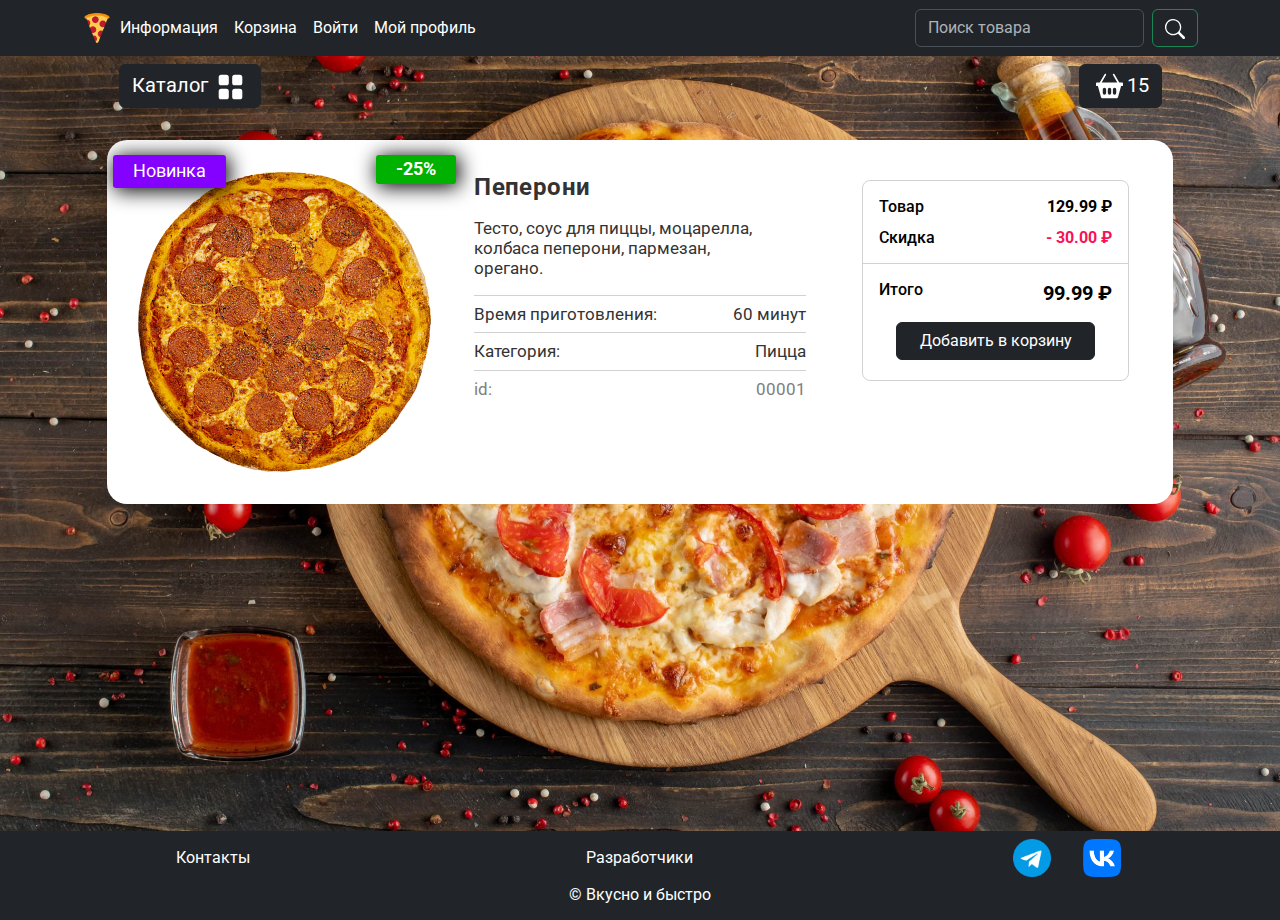
<file: product.html>
<!DOCTYPE html>
<html lang="en">

<head>
    <meta charset="UTF-8">
    <meta name="viewport" content="width=device-width, initial-scale=1.0">
    <link rel="stylesheet" href="static/deps/css/bootstrap/bootstrap.min.css">
    <link rel="stylesheet" href="static/deps/css/my-styles.css">
    <!-- Стиль footer-a для главной страницы -->
    <link rel="stylesheet" href="static/deps/css/product-styles.css">
    <link rel="stylesheet" href="static/deps/css/my-footer-styles.css">
    <!-- Favicons for different platforms -->
    <link rel="apple-touch-icon" sizes="180x180" href="static/deps/favicon/apple-touch-icon.png">
    <link rel="icon" type="image/png" sizes="32x32" href="static/deps/favicon/favicon-32x32.png">
    <link rel="icon" type="image/png" sizes="16x16" href="static/deps/favicon/favicon-16x16.png">
    <link rel="manifest" href="static/deps/favicon/site.webmanifest">
    <title>Вкусно и быстро | Пеперони</title>
</head>

<body>
    <header>
        <nav class="navbar navbar-expand-lg bg-dark" data-bs-theme="dark">
            <div class="container">
                <a class="navbar-brand" href="base.html"><img src="static/deps/favicon/android-chrome-192x192.png" alt="pizza-logotip"></a>
                <span class="logotip-span">Вкусно и быстро</span>
                <button class="navbar-toggler" type="button" data-bs-toggle="collapse"
                    data-bs-target="#navbarSupportedContent" aria-controls="navbarSupportedContent"
                    aria-expanded="false" aria-label="Toggle navigation">
                    <span class="navbar-toggler-icon"></span>
                </button>
                <div class="collapse navbar-collapse" id="navbarSupportedContent">
                    <ul class="navbar-nav me-auto mb-2 mb-lg-0">
                        <li class="nav-item">
                            <a class="nav-link  text-white" href="info.html">Информация</a>
                        </li>
                        <li class="nav-item">
                            <a class="nav-link  text-white" href="cart.html">Корзина</a>
                        </li>
                        <li class="nav-item">
                            <a class="nav-link  text-white" href="login.html">Войти</a>
                        </li>
                        <li class="nav-item dropdown">
                            <a class="nav-link dropdown-toggle text-white" href="#" role="button"
                                data-bs-toggle="dropdown" aria-expanded="false">
                                Мой профиль
                            </a>
                            <ul class="dropdown-menu">
                                <li><a class="dropdown-item  text-white" href="cart.html">Корзина</a></li>
                                <li><a class="dropdown-item  text-white" href="profile.html">Личный кабинет</a>
                                </li>
                                <li><a class="dropdown-item  text-white" href="#">Админ панель</a></li>
                                <li>
                                    <hr class="dropdown-divider">
                                </li>
                                <li><a class="dropdown-item  text-white" href="#">Выйти</a></li>
                            </ul>
                        </li>
                    </ul>
                    <form class="d-flex" role="search">
                        <input class="form-control me-2" type="search" placeholder="Поиск товара" aria-label="Search">
                        <button class="btn btn-outline-success text-white" type="submit">
                            <svg xmlns="http://www.w3.org/2000/svg" width="20" height="20" fill="currentColor" class="bi bi-search" viewBox="0 0 16 16">
                                <path d="M11.742 10.344a6.5 6.5 0 1 0-1.397 1.398h-.001c.03.04.062.078.098.115l3.85 3.85a1 1 0 0 0 1.415-1.414l-3.85-3.85a1.007 1.007 0 0 0-.115-.1zM12 6.5a5.5 5.5 0 1 1-11 0 5.5 5.5 0 0 1 11 0z"/>
                            </svg>
                        </button>
                    </form>
                </div>
            </div>
        </nav>
    </header>

    <div class="div-main">
        <section>
            <div class="container-fluid pos-sticky">
                <div class="row">
                    <div class="col-xl-1 col-sm-1 col-0">
                    </div>
                    <div class="col-xl-9 col-sm-8 col-8">
                        <div class="mt-2 z-3">
                            <!-- Каталог -->
                            <div class="dropdown">
                                <button class="btn btn-secondary dropdown-toggle btn-dark catalog-btn" type="button" data-bs-toggle="dropdown" aria-expanded="false">
                                    <span>Каталог</span>
                                    <!-- width="32" height="32" -->
                                    <img class="mx-1" src="static/deps/icons/grid-fill.svg" alt="Catalog Icon">
                                </button>
                                <ul class="dropdown-menu bg-dark" data-bs-theme="dark">
                                    <li><a class="catalog-item dropdown-item text-white" href="base.html">Все товары</a></li>
                                    <li><a class="catalog-item dropdown-item text-white" href="base.html">Пицца</a></li>
                                    <li><a class="catalog-item dropdown-item text-white" href="base.html">Комбо</a></li>
                                    <li><a class="catalog-item dropdown-item text-white" href="base.html">Напитки</a></li>
                                    <li><a class="catalog-item dropdown-item text-white" href="base.html">Закуски</a></li>
                                </ul>
                            </div>
                        </div>
                    </div>
                    <div class="cart-container col-xl-2 col-sm-2 col-4">
                        <!-- Значек корзины, вызывает модальное окно -->
                        <div class="mt-2 z-3">
                            <button type="button" class="btn btn-dark btn-secondary d-flex justify-content-between text-center cart-btn" id="modalButton"
                                aria-expanded="false">
                                <!-- width="28" height="28" -->
                                <img class="mx-1" src="static/deps/icons/basket2-fill.svg" alt="Catalog Icon">
                                <span id="goods-in-cart-count">15</span>
                            </button>
                        </div>
                    </div>
                </div>
                <!-- Разметка модального окна корзины -->
                <div class="modal fade" id="exampleModal" tabindex="-1" aria-labelledby="exampleModalLabel" aria-hidden="true">
                    <div class="modal-dialog modal-dialog-scrollable">
                        <div class="modal-content mt-5">
                            <div class="modal-header">
                                <button type="button" class="btn-close" data-bs-dismiss="modal" aria-label="Close"></button>
                            </div>
                            <div class="modal-body">
                                <h3 class="text-center mb-4">Корзина</h3>
                                <div class="container modal-container" id="cart-items-container">
                                    <!-- Разметка корзины -->
                                    <div class="card mb-3 text-bg-light shadow-lg">
                                        <div class="card-header d-flex justify-content-start text-center product-header">
                                            <img src="static/deps/images/goods/tabris-pizza.png" alt="Моцарелла" width="40" height="40" style="margin-right: 5px;">
                                            <span class="modal-card-title product-title">Моцарелла</span>
                                        </div>
                                        <ul class="list-group list-group-flush">
                                            <li class="list-group-item">
                                                <div class="row text-center d-flex justify-content-between modal-card-items">
                                                    <div class="col p-0 card-col">
                                                        <div class="input-group">
                                                            <div class="number">
                                                                <button class="number-minus" type="button" onclick="this.nextElementSibling.stepDown(); this.nextElementSibling.onchange();" data-cart-id=""data-cart-change-url="">-</button>
                                                                <input type="number" min="1" value="50" readonly>
                                                                <button class="number-plus" type="button" onclick="this.previousElementSibling.stepUp(); this.previousElementSibling.onchange();" data-cart-id=""data-cart-change-url="">+</button>
                                                            </div>
                                                        </div>
                                                    </div>
                                                    <div class="col p-0 card-col card-col-price">
                                                        <span class="modal-card-price">x 1000.00 = </span>
                                                    </div>
                                                    <div class="col p-0 card-col">
                                                        <strong class="modal-card-product-price">10000.00 ₽</strong>
                                                    </div>
                                                    <div class="col p-0 card-col card-col-cart">
                                                        <a href="#" class="remove-from-cart" data-cart-id="">
                                                            <img class="mx-1" src="static/deps/icons/trash3-fill.svg" alt="Catalog Icon" width="22" height="22">
                                                        </a>
                                                    </div>
                                                </div>
                                            </li>
                                        </ul>
                                        <div class="card-header d-flex justify-content-start text-center product-header">
                                            <img src="static/deps/images/goods/Напиток.jpg" alt="Моцарелла" width="40" height="40" style="margin-right: 5px;">
                                            <span class="modal-card-title product-title">Напиток</span>
                                        </div>
                                        <ul class="list-group list-group-flush">
                                            <li class="list-group-item">
                                                <div class="row text-center d-flex justify-content-between modal-card-items">
                                                    <div class="col p-0 card-col">
                                                        <div class="input-group">
                                                            <div class="number">
                                                                <button class="number-minus" type="button" onclick="this.nextElementSibling.stepDown(); this.nextElementSibling.onchange();" data-cart-id=""data-cart-change-url="">-</button>
                                                                <input type="number" min="1" value="1" readonly>
                                                                <button class="number-plus" type="button" onclick="this.previousElementSibling.stepUp(); this.previousElementSibling.onchange();" data-cart-id=""data-cart-change-url="">+</button>
                                                            </div>
                                                        </div>
                                                    </div>
                                                    <div class="col p-0 card-col card-col-price">
                                                        <span class="modal-card-price">x 100.00 = </span>
                                                    </div>
                                                    <div class="col p-0 card-col">
                                                        <strong class="modal-card-product-price">1000.00 ₽</strong>
                                                    </div>
                                                    <div class="col p-0 card-col card-col-cart">
                                                        <a href="#" class="remove-from-cart" data-cart-id="">
                                                            <img class="mx-1" src="static/deps/icons/trash3-fill.svg" alt="Catalog Icon" width="22" height="22">
                                                        </a>
                                                    </div>
                                                </div>
                                            </li>
                                        </ul>
                                        <div class="card-header d-flex justify-content-start text-center product-header">
                                            <img src="static/deps/images/goods/пирожные.jpg" alt="Моцарелла" width="40" height="40" style="margin-right: 5px;">
                                            <span class="modal-card-title product-title">Пирожные</span>
                                        </div>
                                        <ul class="list-group list-group-flush">
                                            <li class="list-group-item">
                                                <div class="row text-center d-flex justify-content-between modal-card-items">
                                                    <div class="col p-0 card-col">
                                                        <div class="input-group">
                                                            <div class="number">
                                                                <button class="number-minus" type="button" onclick="this.nextElementSibling.stepDown(); this.nextElementSibling.onchange();" data-cart-id=""data-cart-change-url="">-</button>
                                                                <input type="number" min="1" value="1" readonly>
                                                                <button class="number-plus" type="button" onclick="this.previousElementSibling.stepUp(); this.previousElementSibling.onchange();" data-cart-id=""data-cart-change-url="">+</button>
                                                            </div>
                                                        </div>
                                                    </div>
                                                    <div class="col p-0 card-col card-col-price">
                                                        <span class="modal-card-price">x 100.00 = </span>
                                                    </div>
                                                    <div class="col p-0 card-col">
                                                        <strong class="modal-card-product-price">100.00 ₽</strong>
                                                    </div>
                                                    <div class="col p-0 card-col card-col-cart">
                                                        <a href="#" class="remove-from-cart" data-cart-id="">
                                                            <img class="mx-1" src="static/deps/icons/trash3-fill.svg" alt="Catalog Icon" width="22" height="22">
                                                        </a>
                                                    </div>
                                                </div>
                                            </li>
                                        </ul>
                                    </div>
                                    <div class="card mb-3 shadow-lg">
                                        <div class="card-footer">
                                            <p class="float-left">Итого <strong>1</strong> товар(а) на сумму</p>
                                            <h4 class="float-left"><strong>100.00 ₽</strong></h4>
                                        </div>
                                    </div>
                                    <!-- Закончилась разметка корзины -->
                                    <div class="container-create-order">
                                        <a class="btn btn-dark btn-create-order" href="create_order.html">
                                            Оформить заказ
                                        </a>
                                    </div>
                                </div>
                            </div>
                        </div>
                    </div>
                </div>
            </div>

            <div class="container-fluid">
                <div class="row create-order-row">
                    <div class="col-lg-1 col-md-0">
                    </div>
                    <div class="col-lg-10 col-md-12 product-container">
                        <div class="row">
                            <div class="col-lg-4 col-md-6 product-img-container">
                                <img class="product-img" src="static/deps/images/goods/tabris-pizza-3.png" alt="Пицца" data-bs-toggle="modal" data-bs-target="#imageModal1">
                                <span class="badge">-25%</span>
                                <span class="new-badge">Новинка</span>
                                    
                            </div>
                            <div class="modal fade" id="imageModal1" tabindex="-1"
                                    aria-labelledby="imageModal1Label" aria-hidden="true">
                                    <div class="modal-dialog">
                                        <div class="modal-content">
                                            <div class="modal-header">
                                                <h5 class="modal-title" id="imageModal1Label">Пеперони</h5>
                                                <button type="button" class="btn-close" data-bs-dismiss="modal" aria-label="Закрыть"></button>
                                            </div>
                                            <div class="modal-body product-modal-body">
                                                <img src="static/deps/images/goods/tabris-pizza-3.png" class="img-fluid" alt="Пеперони">
                                            </div>
                                        </div>
                                    </div>
                                </div>
                            <div class="col-lg-4 col-md-6">
                                <p class="product-product-name">Пеперони</p>
                                <p class="product-product-description product-product-main-description">Тесто, соус для пиццы, моцарелла, колбаса пеперони, пармезан, орегано.</p>
                                <div class="product-container-info">
                                    <span class="product-product-description">Время приготовления:</span>
                                    <span class="product-product-description">60 минут</span>
                                </div>
                                <div class="product-container-info">
                                    <span class="product-product-description">Категория:</span>
                                    <span class="product-product-description">Пицца</span>
                                </div>
                                <div class="product-container-info">
                                    <span class="product-product-description" style="color: grey;">id:</span>
                                    <span class="product-product-description" style="color: grey;">00001</span>
                                </div>
                                
                            </div>
                            <div class="col-md-2 md-container">
                            </div>
                            <div class="col-lg-4 col-md-8 create-order-md-container">
                                <div class="create-order-container mt-2 ">
                                    <div class="d-flex justify-content-between" style="padding-top: 1rem;">
                                        <span class="create-order-text">Товар</span>
                                        <span class="create-order-text create-order-bold-text">129.99 ₽</span>
                                    </div>
                                    <div class="d-flex justify-content-between create-order-discount">
                                        <span class="create-order-text">Скидка</span>
                                        <span class="create-order-text create-order-bold-text" style="color: #f91155;">- 30.00 ₽</span>
                                    </div>
                                    <div class="d-flex justify-content-between create-order-item">
                                        <span class="create-order-text">Итого</span>
                                        <span class="create-order-text create-order-bold-text create-order-all-price">99.99 ₽</span>
                                    </div>
                                    <div class="container-create-order">
                                        <a class="btn btn-dark btn-create-order" href="cart.html">
                                            Добавить в корзину
                                        </a>
                                    </div>
                                </div>
                            </div>
                        </div>
                    </div>
                </div>
            </div>
        </section>
        
        <footer class="mb-0 mt-4">
            <div class="container-fluid bg-dark">
                <div class="row">
                    <div class="col-lg-4 col-md-12 py-2 footer-text text-center">
                        <a href="info.html">Контакты</a>
                    </div>
                    <div class="col-lg-4 col-md-12 py-2 footer-text text-center">
                        <a href="https://github.com/gglinventor" target="_blank">Разработчики</a>
                    </div>
                    <div class="col-lg-4 col-md-12 py-2 media-links">
                        <a href="https://t.me/Pizza_school_project_bot" target="_blank"><img
                                style="width: 38px; margin-inline: 1em" src="static/deps/favicon/telegram_logo.png"
                                alt="My Telegram"></a>
                        <a href="https://vk.com/pelmeny_tv" target="_blank"><img style="width: 38px; margin-inline: 1em"
                                src="static/deps/favicon/vk logo.png" alt="My VK"></a>
                    </div>
                    <div class="col-lg-12 col-md-12 footer-text text-center">
                        <p class="text-center text-white">&copy; Вкусно и быстро</p>
                    </div>
                </div>
            </div>
        </footer>
    </div>
    <script src="static/deps/js/jquery/jquery-3.7.0.min.js"></script>
    <script src="static/deps/js/jquery-ajax.js"></script>
    <script src="static/deps/js/bootstrap/bootstrap.bundle.min.js"></script>
</body>

</html>
</file>
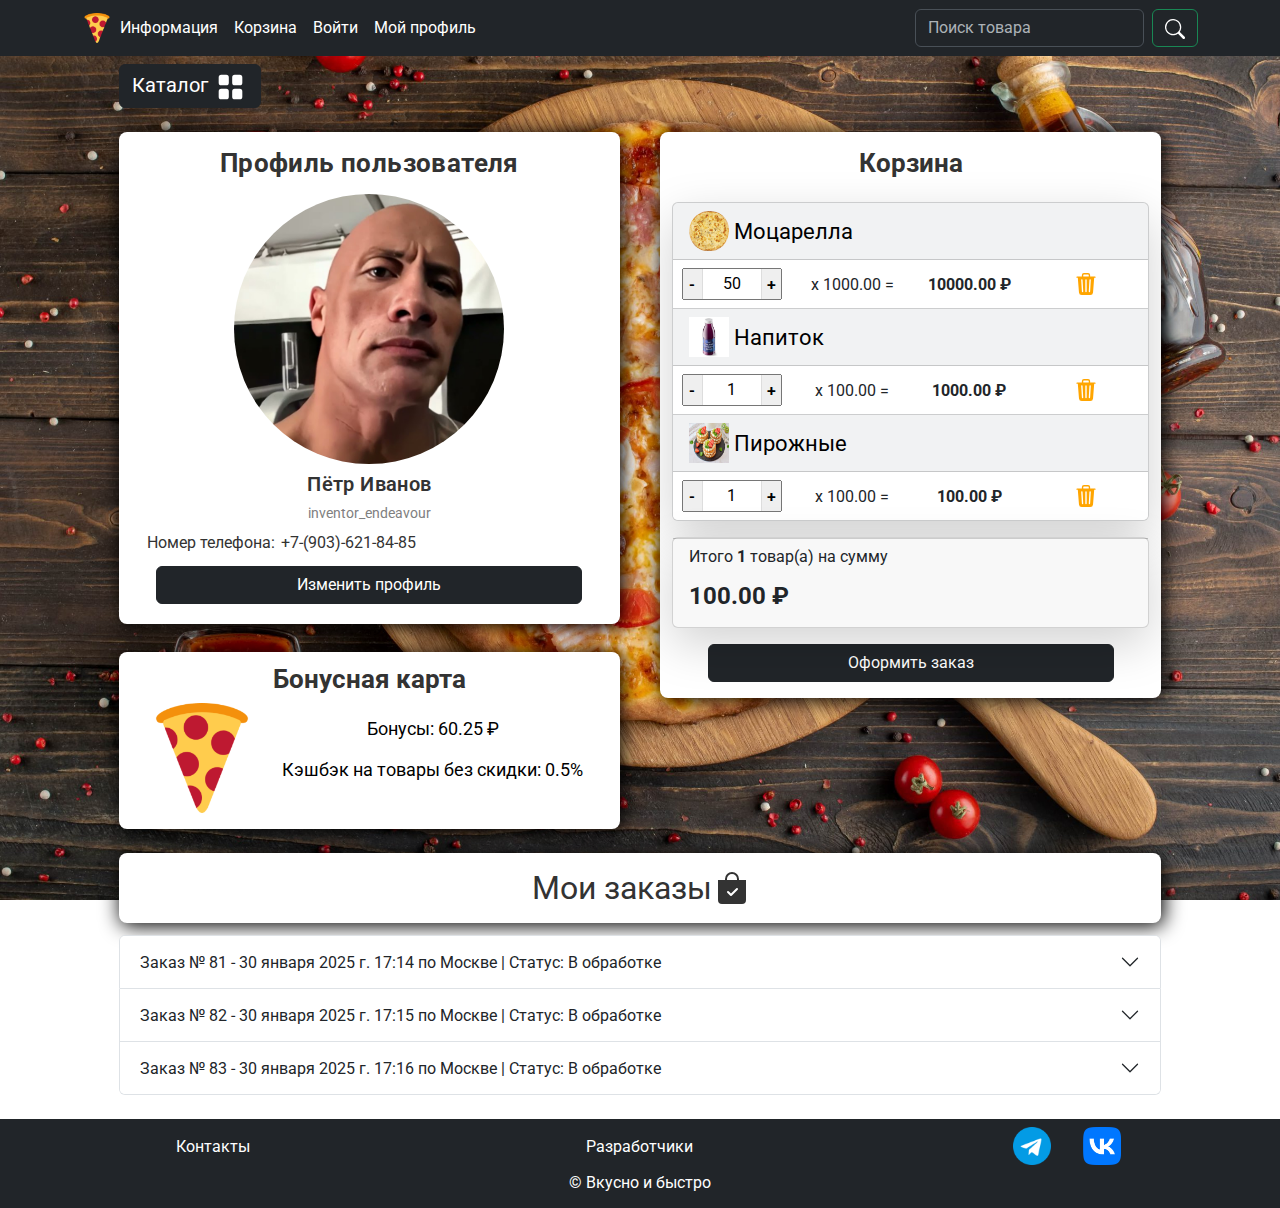
<file: profile.html>
<!DOCTYPE html>
<html lang="en">

<head>
    <meta charset="UTF-8">
    <meta name="viewport" content="width=device-width, initial-scale=1.0">
    <link rel="stylesheet" href="static/deps/css/bootstrap/bootstrap.min.css">
    <link rel="stylesheet" href="static/deps/css/my-styles.css">
    <link rel="stylesheet" href="static/deps/css/profile-styles.css">
    <!-- Стиль footer-a для главной страницы -->
    <link rel="stylesheet" href="static/deps/css/my-footer-styles.css">
    <!-- Favicons for different platforms -->
    <link rel="apple-touch-icon" sizes="180x180" href="static/deps/favicon/apple-touch-icon.png">
    <link rel="icon" type="image/png" sizes="32x32" href="static/deps/favicon/favicon-32x32.png">
    <link rel="icon" type="image/png" sizes="16x16" href="static/deps/favicon/favicon-16x16.png">
    <link rel="manifest" href="static/deps/favicon/site.webmanifest">
    <title>Вкусно и быстро | Личный кабинет</title>
</head>

<body>
    <header>
        <nav class="navbar navbar-expand-lg bg-dark" data-bs-theme="dark">
            <div class="container">
                <a class="navbar-brand" href="main.html"><img src="static/deps/favicon/android-chrome-192x192.png"
                        alt="pizza-logotip"></a>
                <span class="logotip-span">Вкусно и быстро</span>
                <button class="navbar-toggler" type="button" data-bs-toggle="collapse"
                    data-bs-target="#navbarSupportedContent" aria-controls="navbarSupportedContent"
                    aria-expanded="false" aria-label="Toggle navigation">
                    <span class="navbar-toggler-icon"></span>
                </button>
                <div class="collapse navbar-collapse" id="navbarSupportedContent">
                    <ul class="navbar-nav me-auto mb-2 mb-lg-0">
                        <li class="nav-item">
                            <a class="nav-link  text-white" href="info.html">Информация</a>
                        </li>
                        <li class="nav-item">
                            <a class="nav-link  text-white" href="cart.html">Корзина</a>
                        </li>
                        <li class="nav-item">
                            <a class="nav-link  text-white" href="login.html">Войти</a>
                        </li>
                        <li class="nav-item dropdown ">
                            <a class="nav-link dropdown-toggle text-white" href="#" role="button"
                                data-bs-toggle="dropdown" aria-expanded="false">
                                Мой профиль
                            </a>
                            <ul class="dropdown-menu">
                                <li><a class="dropdown-item  text-white" href="cart.html">Корзина</a></li>
                                <li><a class="dropdown-item  text-white" href="profile.html">Личный кабинет</a>
                                </li>
                                <li><a class="dropdown-item  text-white" href="#">Админ панель</a></li>
                                <li>
                                    <hr class="dropdown-divider">
                                </li>
                                <li><a class="dropdown-item  text-white" href="#">Выйти</a></li>
                            </ul>
                        </li>
                    </ul>
                    <form class="d-flex" role="search">
                        <input class="form-control me-2" type="search" placeholder="Поиск товара" aria-label="Search">
                        <button class="btn btn-outline-success text-white" type="submit">
                            <svg xmlns="http://www.w3.org/2000/svg" width="20" height="20" fill="currentColor"
                                class="bi bi-search" viewBox="0 0 16 16">
                                <path
                                    d="M11.742 10.344a6.5 6.5 0 1 0-1.397 1.398h-.001c.03.04.062.078.098.115l3.85 3.85a1 1 0 0 0 1.415-1.414l-3.85-3.85a1.007 1.007 0 0 0-.115-.1zM12 6.5a5.5 5.5 0 1 1-11 0 5.5 5.5 0 0 1 11 0z" />
                            </svg>
                        </button>
                    </form>
                </div>
            </div>
        </nav>
    </header>

    <div class="div-main">
        <section>
            <div class="container-fluid pos-sticky">
                <div class="row">
                    <div class="col-xl-1 col-sm-1 col-0">
                    </div>
                    <div class="col-xl-9 col-sm-8 col-8">
                        <div class="mt-2 z-3">
                            <!-- Каталог -->
                            <div class="dropdown">
                                <button class="btn btn-secondary dropdown-toggle btn-dark catalog-btn" type="button"
                                    data-bs-toggle="dropdown" aria-expanded="false">
                                    <span>Каталог</span>
                                    <!-- width="32" height="32" -->
                                    <img class="mx-1" src="static/deps/icons/grid-fill.svg" alt="Catalog Icon">
                                </button>
                                <ul class="dropdown-menu bg-dark" data-bs-theme="dark">
                                    <li><a class="catalog-item dropdown-item text-white" href="base.html">Всетовары</a></li>
                                    <li><a class="catalog-item dropdown-item text-white" href="base.html">Пицца</a></li>
                                    <li><a class="catalog-item dropdown-item text-white" href="base.html">Комбо</a></li>
                                    <li><a class="catalog-item dropdown-item text-white" href="base.html">Напитки</a></li>
                                    <li><a class="catalog-item dropdown-item text-white" href="base.html">Закуски</a></li>
                                </ul>
                            </div>
                        </div>
                    </div>
                </div>
            </div>

            <div class="container-fluid mt-2">
                <div class="row">
                    <div class="col-xxl-2 col-lg-1 col-sm-2">
                    </div>
                    <div class="col-xxl-4 col-lg-5 col-sm-8 col-12 mt-3">
                        <div class="profile-container">
                            <div class="row">
                                <div class="col-1">
                                </div>
                                <div class="col-10">
                                    <p class="text-center profile-profile-text">Профиль пользователя</p>
                                </div>
                                <div class="col-12 text-center">
                                    <div>
                                        <style>
                                            .round {
                                                width: 270px; height: 270px; /* Ширина и высота */
                                                border-radius: 50%; /* Превращаем в круг */
                                                background: url(static/deps/images/Скала.jpg) no-repeat center center; /* Параметры фона */
                                                background-size: auto 300px; /* Высота фотографии равна высоте элемента */
                                            }
                                        </style>
                                    </div>
                                    <div class="avatar-container">
                                        <div class="round">
                                        </div>
                                    </div>
                                </div>
                                <div class="col-12 text-center">
                                    <p class="profile-profile-name">Пётр Иванов</p>
                                </div>
                                <div class="col-12 text-center">
                                    <p class="profile-profile-username">inventor_endeavour</p>
                                </div>
                                <div class="col-12 profile-phone-container">
                                    <p class="profile-profile-n-phone">Номер телефона:</p>
                                    <p class="profile-profile-phone">+7-(903)-621-84-85</p>
                                </div>
                                <div class="col-12">
                                    <div class="container-create-order">
                                        <a class="btn btn-dark btn-create-order btn-change-profile" href="change_profile.html">
                                            Изменить профиль
                                        </a>
                                    </div>
                                </div>
                            </div>
                        </div>
                        <div class="bonus-card-main-container text-center">
                            <h3 class="profile-bonus-card">Бонусная карта</h3>
                            <div class="bonus-card-container">
                                <img class="bonus-card-img" src="static/deps/favicon/android-chrome-192x192.png" alt="Вкусно и быстро">
                                <div class="bonus-card-info">
                                    <p class="bonus-card-info-p">Бонусы: 60.25 ₽</p>
                                    <p class="bonus-card-info-p">Кэшбэк на товары без скидки: 0.5%</p>
                                </div>
                            </div>

                        </div>
                    </div>
                    <div class="col-sm-2 profile-sm-container">
                    </div>
                    <div class="col-sm-2 profile-sm-container">
                    </div>
                    <div class="col-xxl-4 col-lg-5 col-sm-8 col-12 mt-3">
                        <div class="modal-body profile-cart-container">
                            <h3 class="text-center mb-4"><a href="cart.html" class="profile-cart-cart">Корзина</a></h3>
                            <div class="container modal-container" id="cart-items-container">
                                <!-- Разметка корзины -->
                                <div class="card mb-3 text-bg-light shadow-lg">
                                    <div class="card-header d-flex justify-content-start text-center product-header">
                                        <img src="static/deps/images/goods/tabris-pizza.png" alt="Моцарелла" width="40" height="40" style="margin-right: 5px;">
                                        <span class="modal-card-title product-title">Моцарелла</span>
                                    </div>
                                    <ul class="list-group list-group-flush">
                                        <li class="list-group-item">
                                            <div class="row text-center d-flex justify-content-between modal-card-items">
                                                <div class="col p-0 card-col">
                                                    <div class="input-group">
                                                        <div class="number">
                                                            <button class="number-minus" type="button" onclick="this.nextElementSibling.stepDown(); this.nextElementSibling.onchange();" data-cart-id=""data-cart-change-url="">-</button>
                                                            <input type="number" min="1" value="50" readonly>
                                                            <button class="number-plus" type="button" onclick="this.previousElementSibling.stepUp(); this.previousElementSibling.onchange();" data-cart-id=""data-cart-change-url="">+</button>
                                                        </div>
                                                    </div>
                                                </div>
                                                <div class="col p-0 card-col card-col-price">
                                                    <span class="modal-card-price">x 1000.00 = </span>
                                                </div>
                                                <div class="col p-0 card-col">
                                                    <strong class="modal-card-product-price">10000.00 ₽</strong>
                                                </div>
                                                <div class="col p-0 card-col card-col-cart">
                                                    <a href="#" class="remove-from-cart" data-cart-id="">
                                                        <img class="mx-1" src="static/deps/icons/trash3-fill.svg" alt="Catalog Icon" width="22" height="22">
                                                    </a>
                                                </div>
                                            </div>
                                        </li>
                                    </ul>
                                    <div class="card-header d-flex justify-content-start text-center product-header">
                                        <img src="static/deps/images/goods/Напиток.jpg" alt="Моцарелла" width="40" height="40" style="margin-right: 5px;">
                                        <span class="modal-card-title product-title">Напиток</span>
                                    </div>
                                    <ul class="list-group list-group-flush">
                                        <li class="list-group-item">
                                            <div class="row text-center d-flex justify-content-between modal-card-items">
                                                <div class="col p-0 card-col">
                                                    <div class="input-group">
                                                        <div class="number">
                                                            <button class="number-minus" type="button" onclick="this.nextElementSibling.stepDown(); this.nextElementSibling.onchange();" data-cart-id=""data-cart-change-url="">-</button>
                                                            <input type="number" min="1" value="1" readonly>
                                                            <button class="number-plus" type="button" onclick="this.previousElementSibling.stepUp(); this.previousElementSibling.onchange();" data-cart-id=""data-cart-change-url="">+</button>
                                                        </div>
                                                    </div>
                                                </div>
                                                <div class="col p-0 card-col card-col-price">
                                                    <span class="modal-card-price">x 100.00 = </span>
                                                </div>
                                                <div class="col p-0 card-col">
                                                    <strong class="modal-card-product-price">1000.00 ₽</strong>
                                                </div>
                                                <div class="col p-0 card-col card-col-cart">
                                                    <a href="#" class="remove-from-cart" data-cart-id="">
                                                        <img class="mx-1" src="static/deps/icons/trash3-fill.svg" alt="Catalog Icon" width="22" height="22">
                                                    </a>
                                                </div>
                                            </div>
                                        </li>
                                    </ul>
                                    <div class="card-header d-flex justify-content-start text-center product-header">
                                        <img src="static/deps/images/goods/пирожные.jpg" alt="Моцарелла" width="40" height="40" style="margin-right: 5px;">
                                        <span class="modal-card-title product-title">Пирожные</span>
                                    </div>
                                    <ul class="list-group list-group-flush">
                                        <li class="list-group-item">
                                            <div class="row text-center d-flex justify-content-between modal-card-items">
                                                <div class="col p-0 card-col">
                                                    <div class="input-group">
                                                        <div class="number">
                                                            <button class="number-minus" type="button" onclick="this.nextElementSibling.stepDown(); this.nextElementSibling.onchange();" data-cart-id=""data-cart-change-url="">-</button>
                                                            <input type="number" min="1" value="1" readonly>
                                                            <button class="number-plus" type="button" onclick="this.previousElementSibling.stepUp(); this.previousElementSibling.onchange();" data-cart-id=""data-cart-change-url="">+</button>
                                                        </div>
                                                    </div>
                                                </div>
                                                <div class="col p-0 card-col card-col-price">
                                                    <span class="modal-card-price">x 100.00 = </span>
                                                </div>
                                                <div class="col p-0 card-col">
                                                    <strong class="modal-card-product-price">100.00 ₽</strong>
                                                </div>
                                                <div class="col p-0 card-col card-col-cart">
                                                    <a href="#" class="remove-from-cart" data-cart-id="">
                                                        <img class="mx-1" src="static/deps/icons/trash3-fill.svg" alt="Catalog Icon" width="22" height="22">
                                                    </a>
                                                </div>
                                            </div>
                                        </li>
                                    </ul>
                                </div>
                                <div class="card mb-3 shadow-lg">
                                    <div class="card-footer">
                                        <p class="float-left">Итого <strong>1</strong> товар(а) на сумму</p>
                                        <h4 class="float-left"><strong>100.00 ₽</strong></h4>
                                    </div>
                                </div>
                                <!-- Закончилась разметка корзины -->
                                <div class="container-create-order">
                                    <a class="btn btn-dark btn-create-order" href="create_order.html">
                                        Оформить заказ
                                    </a>
                                </div>
                            </div>
                        </div>
                    </div>
                </div>
            </div>
            <div class="container-fluid mt-4">
                <div class="row">
                    <div class="col-xxl-2 col-lg-1 col-sm-2">
                    </div>
                    <div class="col-xxl-8 col-lg-10 col-sm-8 col-12" style="padding: 0;">
                        <div class="my-orders text-center">
                            <p class="my-orders-p">Мои заказы</p>
                            <svg xmlns="http://www.w3.org/2000/svg" width="32" height="32" fill="currentColor" class="bi bi-bag-check-fill" viewBox="0 0 16 16">
                                <path fill-rule="evenodd" d="M10.5 3.5a2.5 2.5 0 0 0-5 0V4h5v-.5zm1 0V4H15v10a2 2 0 0 1-2 2H3a2 2 0 0 1-2-2V4h3.5v-.5a3.5 3.5 0 1 1 7 0zm-.646 5.354a.5.5 0 0 0-.708-.708L7.5 10.793 6.354 9.646a.5.5 0 1 0-.708.708l1.5 1.5a.5.5 0 0 0 .708 0l3-3z"/>
                            </svg>
                        </div>
                        <div class="row profile-order-container">
                            <div class="col accordion" id="accordionPanelsStayOpenExample">
                                <div class="accordion-item">
                                    <h2 class="accordion-header">
                                        <button class="accordion-button collapsed" type="button" data-bs-toggle="collapse"
                                            data-bs-target="#panelsStayOpen-collapseOne" aria-expanded="true" aria-controls="panelsStayOpen-collapseOne">
                                            Заказ № 81 - 30 января 2025 г. 17:14 по Москве | Статус: В обработке
                                        </button>
                                    </h2>
                                    <div id="panelsStayOpen-collapseOne" class="accordion-collapse collapse">
                                        <div class="container-fluid profile-one-order">
                                            <div class="row" style="margin-bottom: 0.55rem;">
                                                <div class="col-sm-4 col-3">
                                                    <p class="profile-created-order-head-text">Товар</p>
                                                </div>
                                                <div class="col-sm-2 col-3">
                                                    <p class="text-center profile-created-order-head-text">Количество</p>
                                                </div>
                                                <div class="col-sm-3 col-3">
                                                    <p class="text-center profile-created-order-head-text">Цена</p>
                                                </div>
                                                <div class="col-sm-3 col-3">
                                                    <p class="text-center profile-created-order-head-text">Общая стоимость</p>
                                                </div>
                                            </div>
                                            <div class="row profile-order-items">
                                                <div class="col-sm-4 col-3">
                                                    <p class="profile-created-order-text"><a class="profile-order-product-link" href="product.html" target="_blank">Пеперони</a></p>
                                                </div>
                                                <div class="col-sm-2 col-3">
                                                    <p class="text-center profile-created-order-text">2</p>
                                                </div>
                                                <div class="col-sm-3 col-3">
                                                    <p class="text-center profile-created-order-text">99.99 ₽</p>
                                                </div>
                                                <div class="col-sm-3 col-3">
                                                    <p class="text-center profile-created-order-text">199.98 ₽</p>
                                                </div>
                                            </div>
                                            <div class="row profile-order-items">
                                                <div class="col-sm-4 col-3">
                                                    <p class="profile-created-order-text"><a class="profile-order-product-link" href="product.html" target="_blank">Моцарелла</a></p>
                                                </div>
                                                <div class="col-sm-2 col-3">
                                                    <p class="text-center profile-created-order-text">1</p>
                                                </div>
                                                <div class="col-sm-3 col-3">
                                                    <p class="text-center profile-created-order-text">99.99 ₽</p>
                                                </div>
                                                <div class="col-sm-3 col-3">
                                                    <p class="text-center profile-created-order-text">99.99 ₽</p>
                                                </div>
                                            </div>
                                            <div class="row profile-order-items">
                                                <div class="col-sm-4 col-3">
                                                    <p class="profile-created-order-text"><a class="profile-order-product-link" href="product.html" target="_blank">Пирожные</a></p>
                                                </div>
                                                <div class="col-sm-2 col-3">
                                                    <p class="text-center profile-created-order-text">3</p>
                                                </div>
                                                <div class="col-sm-3 col-3">
                                                    <p class="text-center profile-created-order-text">119.99 ₽</p>
                                                </div>
                                                <div class="col-sm-3 col-3">
                                                    <p class="text-center profile-created-order-text">1999.98 ₽</p>
                                                </div>
                                            </div>
                                            <div class="order-other-info">
                                                <div class="order-full-price-container">
                                                    <p class="text-center created-order-other-price-text">Скидка:</p>
                                                    <p class="text-center created-order-other-price-text" style="margin-right: 0.75rem; color:red">-60.00 ₽</p>
                                                </div>
                                                <div class="order-full-price-container">
                                                    <p class="text-center created-order-other-price-text">Доставка:</p>
                                                    <p class="text-center created-order-other-price-text" style="margin-right: 0.75rem;">199.99 ₽</p>
                                                </div>
                                                <div class="order-full-price-container">
                                                    <p class="text-center created-order-full-price-text">Итого:</p>
                                                    <p class="text-center created-order-full-price-text" style="margin-right: 0.75rem;">539.69 ₽</p>
                                                </div>
                                            </div>

                                        </div>
                                    </div>
                                </div>
                                <div class="accordion-item">
                                    <h2 class="accordion-header">
                                        <button class="accordion-button collapsed" type="button" data-bs-toggle="collapse"
                                            data-bs-target="#panelsStayOpen-collapseOne1" aria-expanded="true" aria-controls="panelsStayOpen-collapseOne1">
                                            Заказ № 82 - 30 января 2025 г. 17:15 по Москве | Статус: В обработке
                                        </button>
                                    </h2>
                                    <div id="panelsStayOpen-collapseOne1" class="accordion-collapse collapse">
                                        <div class="container-fluid profile-one-order">
                                            <div class="row" style="margin-bottom: 0.55rem;">
                                                <div class="col-sm-4 col-3">
                                                    <p class="profile-created-order-head-text">Товар</p>
                                                </div>
                                                <div class="col-sm-2 col-3">
                                                    <p class="text-center profile-created-order-head-text">Количество</p>
                                                </div>
                                                <div class="col-sm-3 col-3">
                                                    <p class="text-center profile-created-order-head-text">Цена</p>
                                                </div>
                                                <div class="col-sm-3 col-3">
                                                    <p class="text-center profile-created-order-head-text">Общая стоимость</p>
                                                </div>
                                            </div>
                                            <div class="row profile-order-items">
                                                <div class="col-sm-4 col-3">
                                                    <p class="profile-created-order-text"><a class="profile-order-product-link" href="product.html" target="_blank">Пеперони</a></p>
                                                </div>
                                                <div class="col-sm-2 col-3">
                                                    <p class="text-center profile-created-order-text">2</p>
                                                </div>
                                                <div class="col-sm-3 col-3">
                                                    <p class="text-center profile-created-order-text">99.99 ₽</p>
                                                </div>
                                                <div class="col-sm-3 col-3">
                                                    <p class="text-center profile-created-order-text">199.98 ₽</p>
                                                </div>
                                            </div>
                                            <div class="row profile-order-items">
                                                <div class="col-sm-4 col-3">
                                                    <p class="profile-created-order-text"><a class="profile-order-product-link" href="product.html" target="_blank">Моцарелла</a></p>
                                                </div>
                                                <div class="col-sm-2 col-3">
                                                    <p class="text-center profile-created-order-text">1</p>
                                                </div>
                                                <div class="col-sm-3 col-3">
                                                    <p class="text-center profile-created-order-text">99.99 ₽</p>
                                                </div>
                                                <div class="col-sm-3 col-3">
                                                    <p class="text-center profile-created-order-text">99.99 ₽</p>
                                                </div>
                                            </div>
                                            <div class="row profile-order-items">
                                                <div class="col-sm-4 col-3">
                                                    <p class="profile-created-order-text"><a class="profile-order-product-link" href="product.html" target="_blank">Пирожные</a></p>
                                                </div>
                                                <div class="col-sm-2 col-3">
                                                    <p class="text-center profile-created-order-text">3</p>
                                                </div>
                                                <div class="col-sm-3 col-3">
                                                    <p class="text-center profile-created-order-text">119.99 ₽</p>
                                                </div>
                                                <div class="col-sm-3 col-3">
                                                    <p class="text-center profile-created-order-text">1999.98 ₽</p>
                                                </div>
                                            </div>
                                            <div class="order-other-info">
                                                <div class="order-full-price-container">
                                                    <p class="text-center created-order-other-price-text">Скидка:</p>
                                                    <p class="text-center created-order-other-price-text" style="margin-right: 0.75rem; color:red">-60.00 ₽</p>
                                                </div>
                                                <div class="order-full-price-container">
                                                    <p class="text-center created-order-other-price-text">Доставка:</p>
                                                    <p class="text-center created-order-other-price-text" style="margin-right: 0.75rem;">199.99 ₽</p>
                                                </div>
                                                <div class="order-full-price-container">
                                                    <p class="text-center created-order-full-price-text">Итого:</p>
                                                    <p class="text-center created-order-full-price-text" style="margin-right: 0.75rem;">539.69 ₽</p>
                                                </div>
                                            </div>

                                        </div>
                                    </div>
                                </div>
                                <div class="accordion-item">
                                    <h2 class="accordion-header">
                                        <button class="accordion-button collapsed" type="button" data-bs-toggle="collapse"
                                            data-bs-target="#panelsStayOpen-collapseOne2" aria-expanded="true" aria-controls="panelsStayOpen-collapseOne2">
                                            Заказ № 83 - 30 января 2025 г. 17:16 по Москве | Статус: В обработке
                                        </button>
                                    </h2>
                                    <div id="panelsStayOpen-collapseOne2" class="accordion-collapse collapse">
                                        <div class="container-fluid profile-one-order">
                                            <div class="row" style="margin-bottom: 0.55rem;">
                                                <div class="col-sm-4 col-3">
                                                    <p class="profile-created-order-head-text">Товар</p>
                                                </div>
                                                <div class="col-sm-2 col-3">
                                                    <p class="text-center profile-created-order-head-text">Количество</p>
                                                </div>
                                                <div class="col-sm-3 col-3">
                                                    <p class="text-center profile-created-order-head-text">Цена</p>
                                                </div>
                                                <div class="col-sm-3 col-3">
                                                    <p class="text-center profile-created-order-head-text">Общая стоимость</p>
                                                </div>
                                            </div>
                                            <div class="row profile-order-items">
                                                <div class="col-sm-4 col-3">
                                                    <p class="profile-created-order-text"><a class="profile-order-product-link" href="product.html" target="_blank">Пеперони</a></p>
                                                </div>
                                                <div class="col-sm-2 col-3">
                                                    <p class="text-center profile-created-order-text">2</p>
                                                </div>
                                                <div class="col-sm-3 col-3">
                                                    <p class="text-center profile-created-order-text">99.99 ₽</p>
                                                </div>
                                                <div class="col-sm-3 col-3">
                                                    <p class="text-center profile-created-order-text">199.98 ₽</p>
                                                </div>
                                            </div>
                                            <div class="row profile-order-items">
                                                <div class="col-sm-4 col-3">
                                                    <p class="profile-created-order-text"><a class="profile-order-product-link" href="product.html" target="_blank">Моцарелла</a></p>
                                                </div>
                                                <div class="col-sm-2 col-3">
                                                    <p class="text-center profile-created-order-text">1</p>
                                                </div>
                                                <div class="col-sm-3 col-3">
                                                    <p class="text-center profile-created-order-text">99.99 ₽</p>
                                                </div>
                                                <div class="col-sm-3 col-3">
                                                    <p class="text-center profile-created-order-text">99.99 ₽</p>
                                                </div>
                                            </div>
                                            <div class="row profile-order-items">
                                                <div class="col-sm-4 col-3">
                                                    <p class="profile-created-order-text"><a class="profile-order-product-link" href="product.html" target="_blank">Пирожные</a></p>
                                                </div>
                                                <div class="col-sm-2 col-3">
                                                    <p class="text-center profile-created-order-text">3</p>
                                                </div>
                                                <div class="col-sm-3 col-3">
                                                    <p class="text-center profile-created-order-text">119.99 ₽</p>
                                                </div>
                                                <div class="col-sm-3 col-3">
                                                    <p class="text-center profile-created-order-text">1999.98 ₽</p>
                                                </div>
                                            </div>
                                            <div class="order-other-info">
                                                <div class="order-full-price-container">
                                                    <p class="text-center created-order-other-price-text">Скидка:</p>
                                                    <p class="text-center created-order-other-price-text" style="margin-right: 0.75rem; color:red">-60.00 ₽</p>
                                                </div>
                                                <div class="order-full-price-container">
                                                    <p class="text-center created-order-other-price-text">Доставка:</p>
                                                    <p class="text-center created-order-other-price-text" style="margin-right: 0.75rem;">199.99 ₽</p>
                                                </div>
                                                <div class="order-full-price-container">
                                                    <p class="text-center created-order-full-price-text">Итого:</p>
                                                    <p class="text-center created-order-full-price-text" style="margin-right: 0.75rem;">539.69 ₽</p>
                                                </div>
                                            </div>

                                        </div>
                                    </div>
                                </div>
                            </div>
                            
                        </div>
                    </div>
                </div>
            </div>
        </section>

        <footer class="mb-0 mt-4">
            <div class="container-fluid bg-dark">
                <div class="row">
                    <div class="col-lg-4 col-md-12 py-2 footer-text text-center">
                        <a href="info.html">Контакты</a>
                    </div>
                    <div class="col-lg-4 col-md-12 py-2 footer-text text-center">
                        <a href="https://github.com/gglinventor" target="_blank">Разработчики</a>
                    </div>
                    <div class="col-lg-4 col-md-12 py-2 media-links">
                        <a href="https://t.me/Pizza_school_project_bot" target="_blank"><img
                                style="width: 38px; margin-inline: 1em" src="static/deps/favicon/telegram_logo.png"
                                alt="My Telegram"></a>
                        <a href="https://vk.com/pelmeny_tv" target="_blank"><img style="width: 38px; margin-inline: 1em"
                                src="static/deps/favicon/vk logo.png" alt="My VK"></a>
                    </div>
                    <div class="col-lg-12 col-md-12 footer-text text-center">
                        <p class="text-center text-white">&copy; Вкусно и быстро</p>
                    </div>
                </div>
            </div>
        </footer>
    </div>

    <script src="static/deps/js/jquery/jquery-3.7.0.min.js"></script>
    <script src="static/deps/js/bootstrap/bootstrap.bundle.min.js"></script>
</body>

</html>
</file>
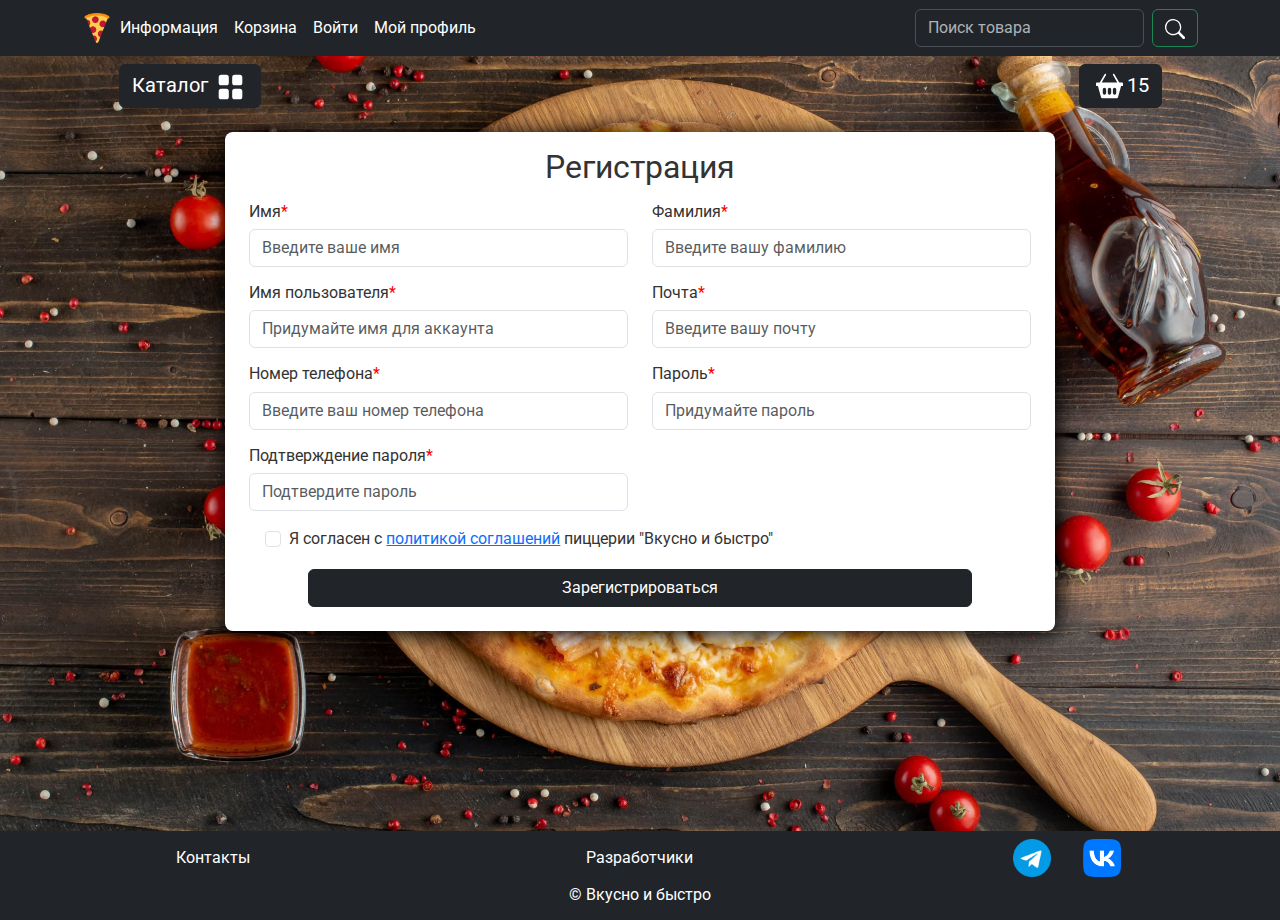
<file: registration.html>
<!DOCTYPE html>
<html lang="en">

<head>
    <meta charset="UTF-8">
    <meta name="viewport" content="width=device-width, initial-scale=1.0">
    <link rel="stylesheet" href="static/deps/css/bootstrap/bootstrap.min.css">
    <link rel="stylesheet" href="static/deps/css/my-styles.css">
    <!-- Стиль footer-a для главной страницы -->
    <link rel="stylesheet" href="static/deps/css/registration-styles.css">
    <link rel="stylesheet" href="static/deps/css/my-footer-styles.css">
    <!-- Favicons for different platforms -->
    <link rel="apple-touch-icon" sizes="180x180" href="static/deps/favicon/apple-touch-icon.png">
    <link rel="icon" type="image/png" sizes="32x32" href="static/deps/favicon/favicon-32x32.png">
    <link rel="icon" type="image/png" sizes="16x16" href="static/deps/favicon/favicon-16x16.png">
    <link rel="manifest" href="static/deps/favicon/site.webmanifest">
    <title>Вкусно и быстро | Регистрация</title>
</head>

<body>
    <header>
        <nav class="navbar navbar-expand-lg bg-dark" data-bs-theme="dark">
            <div class="container">
                <a class="navbar-brand" href="base.html"><img src="static/deps/favicon/android-chrome-192x192.png" alt="pizza-logotip"></a>
                <span class="logotip-span">Вкусно и быстро</span>
                <button class="navbar-toggler" type="button" data-bs-toggle="collapse"
                    data-bs-target="#navbarSupportedContent" aria-controls="navbarSupportedContent"
                    aria-expanded="false" aria-label="Toggle navigation">
                    <span class="navbar-toggler-icon"></span>
                </button>
                <div class="collapse navbar-collapse" id="navbarSupportedContent">
                    <ul class="navbar-nav me-auto mb-2 mb-lg-0">
                        <li class="nav-item">
                            <a class="nav-link  text-white" href="info.html">Информация</a>
                        </li>
                        <li class="nav-item">
                            <a class="nav-link  text-white" href="cart.html">Корзина</a>
                        </li>
                        <li class="nav-item">
                            <a class="nav-link  text-white" href="login.html">Войти</a>
                        </li>
                        <li class="nav-item dropdown">
                            <a class="nav-link dropdown-toggle text-white" href="#" role="button"
                                data-bs-toggle="dropdown" aria-expanded="false">
                                Мой профиль
                            </a>
                            <ul class="dropdown-menu">
                                <li><a class="dropdown-item  text-white" href="cart.html">Корзина</a></li>
                                <li><a class="dropdown-item  text-white" href="profile.html">Личный кабинет</a>
                                </li>
                                <li><a class="dropdown-item  text-white" href="#">Админ панель</a></li>
                                <li>
                                    <hr class="dropdown-divider">
                                </li>
                                <li><a class="dropdown-item  text-white" href="#">Выйти</a></li>
                            </ul>
                        </li>
                    </ul>
                    <form class="d-flex" role="search">
                        <input class="form-control me-2" type="search" placeholder="Поиск товара" aria-label="Search">
                        <button class="btn btn-outline-success text-white" type="submit">
                            <svg xmlns="http://www.w3.org/2000/svg" width="20" height="20" fill="currentColor" class="bi bi-search" viewBox="0 0 16 16">
                                <path d="M11.742 10.344a6.5 6.5 0 1 0-1.397 1.398h-.001c.03.04.062.078.098.115l3.85 3.85a1 1 0 0 0 1.415-1.414l-3.85-3.85a1.007 1.007 0 0 0-.115-.1zM12 6.5a5.5 5.5 0 1 1-11 0 5.5 5.5 0 0 1 11 0z"/>
                            </svg>
                        </button>
                    </form>
                </div>
            </div>
        </nav>
    </header>

    <div class="div-main">
        <section>
            <div class="container-fluid">
                <div class="row pos-sticky">
                    <div class="col-xl-1 col-sm-1 col-0">
                    </div>
                    <div class="col-xl-9 col-sm-8 col-8">
                        <div class="mt-2 z-3">
                            <!-- Каталог -->
                            <div class="dropdown">
                                <button class="btn btn-secondary dropdown-toggle btn-dark catalog-btn" type="button" data-bs-toggle="dropdown" aria-expanded="false">
                                    <span>Каталог</span>
                                    <!-- width="32" height="32" -->
                                    <img class="mx-1" src="static/deps/icons/grid-fill.svg" alt="Catalog Icon">
                                </button>
                                <ul class="dropdown-menu bg-dark" data-bs-theme="dark">
                                    <li><a class="catalog-item dropdown-item text-white" href="base.html">Все товары</a></li>
                                    <li><a class="catalog-item dropdown-item text-white" href="base.html">Пицца</a></li>
                                    <li><a class="catalog-item dropdown-item text-white" href="base.html">Комбо</a></li>
                                    <li><a class="catalog-item dropdown-item text-white" href="base.html">Напитки</a></li>
                                    <li><a class="catalog-item dropdown-item text-white" href="base.html">Закуски</a></li>
                                </ul>
                            </div>
                        </div>
                    </div>

                    <div class="cart-container col-xl-2 col-sm-2 col-4">
                        <!-- Значек корзины, вызывает модальное окно -->
                        <div class="mt-2 z-3">
                            <button type="button" class="btn btn-dark btn-secondary d-flex justify-content-between text-center cart-btn" id="modalButton"
                                aria-expanded="false">
                                <!-- width="28" height="28" -->
                                <img class="mx-1" src="static/deps/icons/basket2-fill.svg" alt="Catalog Icon">
                                <span id="goods-in-cart-count">15</span>
                            </button>
                        </div>
                    </div>
                </div>
                <!-- Разметка модального окна корзины -->
                <div class="modal fade" id="exampleModal" tabindex="-1" aria-labelledby="exampleModalLabel" aria-hidden="true">
                    <div class="modal-dialog modal-dialog-scrollable">
                        <div class="modal-content mt-5">
                            <div class="modal-header">
                                <button type="button" class="btn-close" data-bs-dismiss="modal" aria-label="Close"></button>
                            </div>
                            <div class="modal-body">
                                <h3 class="text-center mb-4">Корзина</h3>
                                <div class="container modal-container" id="cart-items-container">
                                    <!-- Разметка корзины -->
                                    <div class="card mb-3 text-bg-light shadow-lg">
                                        <div class="card-header d-flex justify-content-start text-center product-header">
                                            <img src="static/deps/images/goods/tabris-pizza.png" alt="Моцарелла" width="40" height="40" style="margin-right: 5px;">
                                            <span class="modal-card-title product-title">Моцарелла</span>
                                        </div>
                                        <ul class="list-group list-group-flush">
                                            <li class="list-group-item">
                                                <div class="row text-center d-flex justify-content-between modal-card-items">
                                                    <div class="col p-0 card-col">
                                                        <div class="input-group">
                                                            <div class="number">
                                                                <button class="number-minus" type="button" onclick="this.nextElementSibling.stepDown(); this.nextElementSibling.onchange();" data-cart-id=""data-cart-change-url="">-</button>
                                                                <input type="number" min="1" value="50" readonly>
                                                                <button class="number-plus" type="button" onclick="this.previousElementSibling.stepUp(); this.previousElementSibling.onchange();" data-cart-id=""data-cart-change-url="">+</button>
                                                            </div>
                                                        </div>
                                                    </div>
                                                    <div class="col p-0 card-col card-col-price">
                                                        <span class="modal-card-price">x 1000.00 = </span>
                                                    </div>
                                                    <div class="col p-0 card-col">
                                                        <strong class="modal-card-product-price">10000.00 ₽</strong>
                                                    </div>
                                                    <div class="col p-0 card-col card-col-cart">
                                                        <a href="#" class="remove-from-cart" data-cart-id="">
                                                            <img class="mx-1" src="static/deps/icons/trash3-fill.svg" alt="Catalog Icon" width="22" height="22">
                                                        </a>
                                                    </div>
                                                </div>
                                            </li>
                                        </ul>
                                        <div class="card-header d-flex justify-content-start text-center product-header">
                                            <img src="static/deps/images/goods/Напиток.jpg" alt="Моцарелла" width="40" height="40" style="margin-right: 5px;">
                                            <span class="modal-card-title product-title">Напиток</span>
                                        </div>
                                        <ul class="list-group list-group-flush">
                                            <li class="list-group-item">
                                                <div class="row text-center d-flex justify-content-between modal-card-items">
                                                    <div class="col p-0 card-col">
                                                        <div class="input-group">
                                                            <div class="number">
                                                                <button class="number-minus" type="button" onclick="this.nextElementSibling.stepDown(); this.nextElementSibling.onchange();" data-cart-id=""data-cart-change-url="">-</button>
                                                                <input type="number" min="1" value="1" readonly>
                                                                <button class="number-plus" type="button" onclick="this.previousElementSibling.stepUp(); this.previousElementSibling.onchange();" data-cart-id=""data-cart-change-url="">+</button>
                                                            </div>
                                                        </div>
                                                    </div>
                                                    <div class="col p-0 card-col card-col-price">
                                                        <span class="modal-card-price">x 100.00 = </span>
                                                    </div>
                                                    <div class="col p-0 card-col">
                                                        <strong class="modal-card-product-price">1000.00 ₽</strong>
                                                    </div>
                                                    <div class="col p-0 card-col card-col-cart">
                                                        <a href="#" class="remove-from-cart" data-cart-id="">
                                                            <img class="mx-1" src="static/deps/icons/trash3-fill.svg" alt="Catalog Icon" width="22" height="22">
                                                        </a>
                                                    </div>
                                                </div>
                                            </li>
                                        </ul>
                                        <div class="card-header d-flex justify-content-start text-center product-header">
                                            <img src="static/deps/images/goods/пирожные.jpg" alt="Моцарелла" width="40" height="40" style="margin-right: 5px;">
                                            <span class="modal-card-title product-title">Пирожные</span>
                                        </div>
                                        <ul class="list-group list-group-flush">
                                            <li class="list-group-item">
                                                <div class="row text-center d-flex justify-content-between modal-card-items">
                                                    <div class="col p-0 card-col">
                                                        <div class="input-group">
                                                            <div class="number">
                                                                <button class="number-minus" type="button" onclick="this.nextElementSibling.stepDown(); this.nextElementSibling.onchange();" data-cart-id=""data-cart-change-url="">-</button>
                                                                <input type="number" min="1" value="1" readonly>
                                                                <button class="number-plus" type="button" onclick="this.previousElementSibling.stepUp(); this.previousElementSibling.onchange();" data-cart-id=""data-cart-change-url="">+</button>
                                                            </div>
                                                        </div>
                                                    </div>
                                                    <div class="col p-0 card-col card-col-price">
                                                        <span class="modal-card-price">x 100.00 = </span>
                                                    </div>
                                                    <div class="col p-0 card-col">
                                                        <strong class="modal-card-product-price">100.00 ₽</strong>
                                                    </div>
                                                    <div class="col p-0 card-col card-col-cart">
                                                        <a href="#" class="remove-from-cart" data-cart-id="">
                                                            <img class="mx-1" src="static/deps/icons/trash3-fill.svg" alt="Catalog Icon" width="22" height="22">
                                                        </a>
                                                    </div>
                                                </div>
                                            </li>
                                        </ul>
                                    </div>
                                    <div class="card mb-3 shadow-lg">
                                        <div class="card-footer">
                                            <p class="float-left">Итого <strong>1</strong> товар(а) на сумму</p>
                                            <h4 class="float-left"><strong>100.00 ₽</strong></h4>
                                        </div>
                                    </div>
                                    <!-- Закончилась разметка корзины -->
                                    <div class="container-create-order">
                                        <a class="btn btn-dark btn-create-order" href="create_order.html">
                                            Оформить заказ
                                        </a>
                                    </div>
                                </div>
                            </div>
                        </div>
                    </div>
                </div>
                <!-- Закончилась разметка модального окна -->
            </div>

            <div class="container-fluid">
                <div class="row">
                    <div class="col-lg-2 col-sm-1">
                    </div>
                    <div class="col-lg-8 col-sm-10 col-12">
                        <div class="registration-container">
                            <form>
                                <div class="row">
                                    <div class="col-12 text-center">
                                        <p class="registration-label">Регистрация</p>
                                    </div>
                                    <div class="col-xxl-4 col-md-6 col-12 mb-3">
                                        <label for="firstName" class="form-label">Имя<span style="color: red;">*</span></label>
                                        <input type="text" class="form-control" id="firstName"
                                            placeholder="Введите ваше имя" required>
                                    </div>
                                    <div class="col-xxl-4 col-md-6 col-12 mb-3">
                                        <label for="lastName" class="form-label">Фамилия<span style="color: red;">*</span></label>
                                        <input type="text" class="form-control" id="lastName"
                                            placeholder="Введите вашу фамилию" required>
                                    </div>
                                    <div class="col-xxl-4 col-md-6 col-12 mb-3">
                                        <label for="username" class="form-label">Имя пользователя<span style="color: red;">*</span></label>
                                        <input type="text" class="form-control" id="username"
                                            placeholder="Придумайте имя для аккаунта" required>
                                    </div>
                                    <div class="col-xxl-4 col-md-6 col-12 mb-3">
                                        <label for="useremail" class="form-label">Почта<span style="color: red;">*</span></label>
                                        <input type="email" class="form-control" id="useremail"
                                            placeholder="Введите вашу почту" required>
                                    </div>
                                    <div class="col-xxl-4 col-md-6 col-12 mb-3">
                                        <label for="userphone" class="form-label">Номер телефона<span style="color: red;">*</span></label>
                                        <input type="tel" class="form-control tel" id="userphone"
                                            placeholder="Введите ваш номер телефона" required>
                                    </div>
                                    <div class="col-xxl-4 col-md-6 col-12 mb-3">
                                        <label for="password1" class="form-label">Пароль<span style="color: red;">*</span></label>
                                        <input type="password" class="form-control" id="password1"
                                            placeholder="Придумайте пароль" required>
                                    </div>
                                    <div class="col-xxl-4 col-md-6 col-12 mb-3">
                                        <label for="password2" class="form-label">Подтверждение пароля<span style="color: red;">*</span></label>
                                        <input type="password" class="form-control" id="password2"
                                            placeholder="Подтвердите пароль" required>
                                    </div>

                                    <div class="col-12">
                                        <div class="form-check agreement-container mx-3">
                                            <input class="form-check-input" type="checkbox" name="agreement" id="flexCheckDefaultAgreement" value="on" required>
                                            <label class="form-check-label agreement-text" for="flexCheckDefaultAgreement" style="margin-top: 0.15rem;">
                                                Я согласен с <a href="static/deps/additional_files/agreement policy.docx" download target="_blank">политикой соглашений</a> пиццерии "Вкусно и быстро"
                                            </label>
                                        </div>
                                    </div>
                                    <div class="container-create-order mt-3">
                                        <button type="submit" class="btn btn-dark btn-create-order">Зарегистрироваться</button>
                                    </div>
                                </div>
                            </form>
                        </div>
                    </div>
                </div>
            </div>

        </section>

        <footer class="mb-0 mt-4">
            <div class="container-fluid bg-dark">
                <div class="row">
                    <div class="col-lg-4 col-md-12 py-2 footer-text text-center">
                        <a href="info.html">Контакты</a>
                    </div>
                    <div class="col-lg-4 col-md-12 py-2 footer-text text-center">
                        <a href="https://github.com/gglinventor" target="_blank">Разработчики</a>
                    </div>
                    <div class="col-lg-4 col-md-12 py-2 media-links">
                        <a href="https://t.me/Pizza_school_project_bot" target="_blank"><img
                                style="width: 38px; margin-inline: 1em" src="static/deps/favicon/telegram_logo.png"
                                alt="My Telegram"></a>
                        <a href="https://vk.com/pelmeny_tv" target="_blank"><img style="width: 38px; margin-inline: 1em"
                                src="static/deps/favicon/vk logo.png" alt="My VK"></a>
                    </div>
                    <div class="col-lg-12 col-md-12 footer-text text-center">
                        <p class="text-center text-white">&copy; Вкусно и быстро</p>
                    </div>
                </div>
            </div>
        </footer>
    </div>

    <script src="static/deps/js/jquery/jquery-3.7.0.min.js"></script>
    <script src="static/deps/js/jquery-ajax.js"></script>
    <script src="static/deps/js/bootstrap/bootstrap.bundle.min.js"></script>
    <script src="static/deps/js/registration-events.js"></script>
</body>

</html>
</file>
<file: static/deps/css/my-styles.css>
@import url('https://fonts.googleapis.com/css?family=Roboto&display=swap');

body {
    background-image: url("../images/bg-image.jpg");
    background-repeat: no-repeat;
    background-attachment: fixed;
    background-position: center center;
    background-size: cover;
    height: 100%;
    font-family: 'Roboto', sans-serif;
    line-height: 1.2;
    color: #333;
}

.navbar-brand img {
    width: 30px;
}

.navbar-brand {
    margin-right: 0;
}

.logotip-span {
    color: white;
    font-size: 1.4rem;
}

.div-main,
.modal-fade {
    display: flex;
    flex-direction: column;
    justify-content: space-between;
    height: 96vh;
}

.pos-sticky {
    position: -webkit-sticky; 
    position: sticky; 
    top: 0;
    z-index: 4;
}

.catalog-btn,
.filter-btn,
.catalog-item,
.cart-btn {
    font-size: 1.23em;
    align-items: center;
}

.catalog-btn img,
.cart-btn img {
    width: 1.4em;
    height: 1.4em;
}

.dropdown-menu {
    --bs-dropdown-min-width: 0;
}

.dropdown-toggle::after {
    content: none;
}

/* Модальное окно */

.btn-close {
    -webkit-transition: -webkit-transform .35s ease-in-out;
    transition: transform .35s ease-in-out;
}

.btn-close:hover {
    -webkit-transform: rotate(180deg);
    transform: rotate(180deg);
}

.modal-body>h3 {
    font-weight: bold;
    font-size: 1.6rem;
}

.modal-card-title.product-title {
    color: black;
    line-height: 1.4;
    font-size: 1.4rem;
    margin-bottom: 0;
}

.product-header,
.card-col,
.modal-card-items {
    align-items: center;
}

.number {
    display: inline-block;
    position: relative;
    width: 100px;
    margin-left: 0.3rem;
}

.number input[type="number"] {
    display: block;
    height: 32px;
    line-height: 32px;
    width: 100%;
    padding: 0;
    margin: 0;
    box-sizing: border-box;
    text-align: center;
    -moz-appearance: textfield;
    -webkit-appearance: textfield;
    appearance: textfield;
}

.number input[type="number"]::-webkit-outer-spin-button,
.number input[type="number"]::-webkit-inner-spin-button {
    display: none;
}

.number-minus,
.number-plus {
    position: absolute;
    top: 1px;
    bottom: 1px;
    width: 20px;
    padding: 0;
    display: block;
    text-align: center;
    border: none;
    font-size: 16px;
    font-weight: 600;
}

.number-minus {
    left: 1px;
    border-right: 1px solid #ddd;
}

.number-plus {
    right: 1px;
    border-left: 1px solid #ddd;
}

.container-create-order {
    display: flex;
    justify-content: center;
    align-items: center;
}

.btn-create-order {
    width: 85%;
}

/* Конец модального окна */

@media (max-width: 340px) {
    .card-col-cart {
        max-width: 40px;
    }

    .card-col-price {
        max-width: 70px;
    }

    .modal-card-price {
        font-size: 0.7rem;
    }
    .number {
        width: 70px;
    }
}

@media (max-width: 400px) {
    .modal-body {
        padding-inline: 0;
    }

    .modal-container {
        padding-inline: 0.5rem;
    }


}

@media (max-width: 755px) {
    .catalog-btn,
    .filter-btn,
    .catalog-item,
    .cart-btn {
        font-size: 1em;
    }

    .filter-form {
        width: 200px;
    }

    .card-col-cart {
        max-width: 50px;
    }

    .number {
        width: 80px;
    }

}

@media (min-width: 755px) and (max-width: 1024px) {
    /* .catalog-btn,
    .filter-btn,
    .catalog-item,
    .cart-btn {
        font-size: 1.5rem;
    } */

    .catalog-btn img,
    .cart-btn img {
        width: 1.8rem;
        height: 1.8rem;
    }

}

@media (min-width: 992px) {
    .logotip-span {
        display: none;
    }
}
</file>
<file: static/deps/css/main-styles.css>
.entrance-congratulation {
    background: linear-gradient(90deg, #ff4d00 0%, #ffaa00 100%);
    animation: entrance-congratulation-animation 2s ease 0s 1 normal forwards;
}

.entrance-congratulation,
.entrance-main-info,
.entrance-new,
.entrance-catalog {
    text-align: center;
    align-items: center;
    padding: 2rem;
    border-radius: 8px;
    margin-top: 1.5rem;
}

.entrance-congratulation-span,
.entrance-new-span,
.entrance-catalog-span {
    font-size: 2rem;
    color: white;
    max-width: 100%;
}

.entrance-main-info,
.entrance-new,
.entrance-catalog {
    padding-top: 1rem;
    padding-bottom: 1rem;
}

.entrance-main-info {
    background: linear-gradient(90deg, #4400ff 0%, #a000ff 100%);
    animation: entrance-info-animation 2s ease 0s 1 normal forwards;
}

.entrance-info {
    display: flex;
    flex-direction: row;
}

.entrance-info-span {
    font-size: 20px;
    color: white;
    max-width: 100%;
}

.entrance-dop-info {
    display: flex;
    justify-content: center;
    text-align: center;
    margin-top: 0.5rem;
}

.entrance-dop-info-link {
    text-decoration: none;
    color: white;
    font-size: 13px;
}

.entrance-dop-info-link:hover {
    text-decoration: underline;
}

.entrance-new {
    background: linear-gradient(90deg, #7300ff 0%, #fb0aff 100%);
    animation: entrance-new-animation 2s ease 0s 1 normal forwards;
}

.card-for-main {
    animation: entrance-info-animation 2s ease 0s 1 normal forwards;
}

.entrance-catalog {
    position: relative;
    background: linear-gradient(90deg, #004cff 0%, #0afbff 100%);
    animation: entrance-info-animation 2s ease 0s 1 normal forwards;
}

.entrance-catalog-link::after {
    content: '';
    position: absolute;
    inset: 0;
}

.entrance-catalog-link {
    display: block;
    text-decoration: none;
    color: black;
}

@media (min-width: 1024px) {
    .entrance-info-span {
        padding-top: 0.75rem;
    }
}

@media (max-width: 1024px) {
    .entrance-congratulation {
        padding-top: 1rem;
        padding-bottom: 1rem;
    }
}

@media (max-width: 425px) {
    .entrance-congratulation,
    .entrance-main-info,
    .entrance-new,
    .entrance-catalog {
        padding: 1rem;
        margin-inline: 0.5rem;
        padding-inline: 0.5rem;
    }

    .entrance-info-span {
        font-size: 16px;
    }

    .entrance-congratulation-br {
        display: block !important;
    }
    
    .entrance-new-span,
    .entrance-catalog-span {
        font-size: 20px;
    }

    /* .entrance-info-img {
        height: 80px;
    } */
}

@media (max-width: 1650px) and (min-width: 395px) {
    .entrance-info-br {
        display: block !important;
    }
}


@media (max-width: 360px) {
    .entrance-congratulation {
        padding: 0.3rem;
    }
}

@keyframes entrance-congratulation-animation {
	0% {
		opacity: 0;
		transform: translateX(-50px);
	}

	100% {
		opacity: 1;
		transform: translateX(0);
	}
}

@keyframes entrance-info-animation {
	0% {
		opacity: 0;
		transform: scale(0.6);
	}

	100% {
		opacity: 1;
		transform: scale(1);
	}
}

@keyframes entrance-new-animation {
	0% {
		opacity: 0;
		transform: translateX(50px);
	}

	100% {
		opacity: 1;
		transform: translateX(0);
	}
}
</file>
<file: static/deps/css/card-styles.css>
.card-row {
    margin-top: 0.5rem;
}

.product-card {
    position: relative;
    transition: 0.3s;
    margin-right: 0.5rem;

}

.custom-shadow {
    box-shadow: 5px 5px 25px 19px #000000;
}

.product-card:hover {
    transform: translateY(-5px);
}

.product-card.rounded.custom-shadow {
    border: none;
}

.span-img {
    display: block;
    text-align: center;
}

/* хз зачем это (span-img img)*/
.span-img img {
    overflow-clip-margin: content-box;
    overflow: clip;
}

.card-link::after {
    content: '';
    position: absolute;
    inset: 0;
}

.card-link {
    display: block;
    text-decoration: none;
    color: black;
}

.card-img-top {
    display: flex;
    width: 100%;
    height: 100%;
    background-size: cover;
}

.card-body {
    text-decoration: none;
    padding-bottom: 0;
    padding-top: 0;
}

.card-title,
.card-text,
.price,
.p-discount {
    position: relative;
}

.card-title {
    font-size: 24px;
    font-weight: bold;
    line-height: 1.2;
    color: #000000;
}

.card-text {
    margin-bottom: 0;
    font-size: 16px;
}

.badge,
.new-badge {
    position: absolute;
    top: 5px;
    z-index: 1;
    padding: 6px 20px;
    border-radius: 3px;
    font-size: 1.1rem;
    box-shadow: 2px 2px 20px 5px #000000;
    color: white;
    background-color: rgb(0, 177, 0);
}

.badge {
    right: 5px;
}

.new-badge {
    background-color: rgb(132, 0, 255);
    left: 5px;
    
}

.card-footer {
    border-top: none;
    background-color: white;
}

.p-discount,
.p-price {
    font-weight: bold;
    font-size: 18px;
    line-height: 1.1;
    color: #000000;
}

.p-price {
    padding-inline: 1.1rem;
}

@media (max-width: 320px){
    .filter-btn {
        margin-left: 1rem;
    }

    .cart-container {
        padding-left: 1.5rem;
    }

    .add-to-cart {
        padding-inline: 0;
    }

}

@media (max-width: 375px) and (min-width: 321px) {
    .filter-container {
        padding-left: 1.5rem;
    }
}

@media (max-width: 1199px) {
    .card-row {
        margin-left: 1rem;
        margin-right: 0.5rem;
    }
}
</file>
<file: static/deps/css/my-footer-styles.css>
footer {
    background-color: rgb(36, 36, 36);
}

.footer-text {
    color: rgb(255, 255, 255);
    margin: auto auto;
}
footer a {
    text-decoration: none;
    color: rgb(255, 255, 255);;
}

.media-links {
    display: flex;
    justify-content: center;
    align-items: center;
}
</file>
<file: static/deps/css/cart-styles.css>
/* Корзина */

.cart-container,
.create-order-container {
    background-color: white;
    border-radius: 20px;
    padding-top: 1rem;
}

.cart-container {
    padding-top: 0.7rem;
    padding-bottom: 1rem;
}

.cart-cart-container {
    padding-top: 0.1rem;
    padding-bottom: 0.5rem;
}

.cart-cart {
    font-size: 2rem;
    font-weight: bold;
    margin-left: 1.5rem;
    margin-bottom: 0.5rem;
}

.cart-product-name {
    margin-bottom: 0.5rem;
    font-weight: 600;
    font-size:larger;
}

.cart-one {
    border-top: solid;
    border-width: 1px;
    border-color: rgba(0, 0, 0, 0.175);
    padding-top: 1rem;
    margin-bottom: 1rem;
}

.cart-items {
    display: flex;
    align-items: center;
}

.cart-img {
    max-width: 90%;
    max-height: 90%;
}

.change-btns {
    display: flex;
    justify-content: center;
    flex-direction: row;
    align-items: center;
}

.number-minus,
.number-plus {
    position: static;
    height: 32px;
    min-width: 32px;
    background-color: rgba(0, 150, 255, .078);
    color: #005bff;
    border: none;
    border-radius: 8px;
}

input.cart-input {
    display: block;
    text-align: center;
    align-items: center;
    border: solid;
    border-color: grey;
    border-radius: 8px;
    border-width: 2px;
    margin-inline: 0.8rem;
}

input.cart-input:hover {
    border-color: black;
    color: rgb(174, 0, 255);
}

input[type="number"]::-webkit-outer-spin-button,
input[type="number"]::-webkit-inner-spin-button {
    -webkit-appearance: none;
}

input[type='number'],
input[type="number"]:hover,
input[type="number"]:focus {
    appearance: none;
    -moz-appearance: textfield;
}

.cart-link-buy {
    text-decoration: none;
}

.cart-options {
    display: flex;
    flex-direction: row;
    justify-content: flex-start;
}

.cart-price {
    margin-top: 0.4rem;
}

.cart-price-price {
    color: black;
    font-size: 15px;
    margin-right: 0.2rem
}

.total-price {
    font-size: large;
}

.mobile-cart-price {
    display: none;
}

.mobile-cart-price-br {
    display: none;
}

.cart-link-buy, 
.cart-delete {
    background-color: rgba(0, 150, 255, .078);
    padding: 0.5rem;
    border-radius: 8px;
    color: black;
    padding-inline: 0.8rem;
    font-weight: 500;
    line-height: 20px;
    cursor: pointer;
}


.cart-link-buy:hover,
.cart-delete:hover,
.number-minus:hover,
.number-plus:hover {
    background-color: rgba(0, 149, 255, 0.200);
}

.not-cart-container {
    display: flex;
    flex-direction: column;
    align-items: center;
    text-align: center;
}

.not-cart-p {
    margin-top: 1rem;
    margin-bottom: 0rem;
}

.not-cart-link {
    text-decoration: none;
    color: black;
}

.not-cart-link:hover {
    text-decoration: underline;
}

/* Конец корзины */


/* Оформление заказа */

.create-order-container {
    margin-inline: 2rem;
    padding-bottom: 1.25rem;
}

.pos-cart-sticky {
    position: -webkit-sticky; 
    position: sticky; 
    top: 32px;
}

.create-order-text.create-order-your-cart {
    margin-left: 1rem;
    margin-bottom: 1rem;
}

.create-order-item {
    border-top: solid;
    border-width: 1px;
    border-color:rgba(0, 0, 0, 0.175);
    padding-top: 1rem;
}

.create-order-container>div {
    padding-inline: 1rem;
}

.create-order-discount {
    margin-bottom: 1rem;
    padding-top: 0.75rem;
}

.create-order-text {
    color: black;
    font-weight: 500;
    margin-bottom: 0;
}

.create-order-bold-text {
    font-weight: 700;
}

.create-order-all-price {
    font-size: 20px;
    line-height: 26px;
}

.container-create-order {
    margin-top: 0.5rem;
}

/* Конец оформления заказа */


@media (max-width: 341px) {
    .cart-total-price {
        padding-left: 9px;
        padding-right: 3px;
    }

    .total-price {
        font-size: 17px;
    }
}

@media (max-width: 413px) {
    .mobile-cart-price-br {
        display: block;
    }
    
    input.cart-input {
        margin-inline: 0.3rem;
    }
}

@media (max-width: 425px) {
    .create-order-item {
        padding-top: 0.5rem;
    }

    .create-order-discount {
        padding-top: 0.5rem;
        margin-bottom: 0.5rem;
    }
}

@media (max-width: 575px) {
    .cart-price {
        display: none;
    }

    .mobile-cart-price {
        display: block;
        align-items: center;
    }

    .mobile-cart-price,
    .change-btns,
    .cart-total-price {
        margin-top: 1rem;
    }
}

@media (max-width: 768px) {
    .create-order-container {
        padding-top: 0.5rem;
    }

    .create-order-text.create-order-your-cart {
        margin-bottom: 0.5rem;
    }

    .container-create-order {
        margin-top: 0.25rem;
    }
}

@media (max-width: 991px) {
    .create-order {
        position: -webkit-sticky;
        position: sticky;
        bottom: 0;
    }

    .create-order-container {
        margin-inline: 0;
        border: solid;
        color: rgba(0, 0, 0, 0.300);
        border-width: 2px;
    }
}

@media (min-width: 992px) and (max-width: 1300px) {
    .cart {
        padding-left: 1.5rem;
    }

    .create-order-container {
        margin-inline: 1rem;
    }
}
</file>
<file: static/deps/css/change-profile-styles.css>
.change-profile-container {
    background-color: white;
    border-radius: 8px;
    box-shadow: 2px 2px 20px 1px #000000;
    padding-bottom: 1rem;
}

.change-profile-text {
    margin: 1rem;
    font-size: 26px;
    font-weight: 700;
    letter-spacing: .4px;
    line-height: 30px;
}

.change-profile-col {
    padding-inline: 2rem;
}

.avatar-container {
    display: flex;
    justify-content: center;
    text-align: center;
    align-items: center;
}

.change-profile-p {
    margin: 0;
    margin-top: 1rem;
    text-align: left;
    font-size: 1.2rem;
    color: #272727;
}

.change-profile-label {
    margin-top: 0.5rem;
    font-size: 1.2rem;
}

.change-profile-btns {
    display: flex;
    justify-content: center;
    align-items: center;
    margin-top: 1rem;
}

.change-profile-commit {
    margin-top: 1.5rem;
}

.change-profile-btn {
    width: 80%;
    padding-top: 0.25rem;
    padding-bottom: 0.25rem;
}

.change-profile-commit-btn {
    width: 90%;
    padding-top: 0.375rem;
    padding-bottom: 0.375rem;
}

@media (max-width: 576px) {
    .change-profile-container {
        margin-inline: 1rem;
    }

    .change-profile-col {
        padding-inline: 1rem;
    }

    .change-profile-p,
    .change-profile-label {
        font-size: 1rem;
    }

    .change-profile-btns {
        margin-top: 0.8rem;
    }

    .change-profile-commit {
        margin-top: 1.3rem;
    }
}

@media (max-width: 375px) {
    .change-profile-container {
        margin-inline: 0.5rem;
    }
}

@media (max-width: 320px) {
    .change-profile-container {
        margin-inline: 0.25rem;
    }
}
</file>
<file: static/deps/css/create-order-styles.css>
/* cop - create order page */

.cop-container {
    margin-top: 2rem;
    padding-top: 1rem;
    padding-bottom: 2rem;
    background-color: white;
    border-radius: 20px;
}

.cop-cop-container {
    display: flex;
    justify-content: center;
    text-align: center;
    margin-bottom: 0.5rem;
}

.cop-cop-span {
    color: #070707;
    font-size: 30px;
    font-weight: 700;
    padding: 7px 0;
    line-height: 1.29rem;
}

.radio-container {
    margin: 1rem;
}

.form-check-label {
    color: black;
}

.form-check-input {
    margin-top: 0.1rem;
}

.chose-shop-container {
    margin: 1rem;
    margin-top: 0;
    margin-bottom: 1.75rem;
}

.radio-container,
.chose-shop-container {
    max-width: 100%;
    margin-right: 0;
}

.card-pay-container,
.create-order-item,
.create-order-first-item  {
    border-top: solid;
    border-width: 1px;
    border-color:rgba(0, 0, 0, 0.175);
    padding-top: 1rem;
}

.card-pay-container {
    padding: 0;
    padding-top: 0.75rem;
}

.cop-title {
    font-size: 18px;
    color: black;
}

.chose-shop-select {
    max-width: 23.5rem;
}

.delivery-container {
    display: none;
    margin: 1rem;
    margin-top: 0;
    max-width: 100%;
}

.chose-delivery {
    display: inline-block;
    max-width: 100%;
}

.cop-mini-title {
    font-size: 16px;
    color: black;
}

.cop-textarea {
    max-width: 85%;
    max-height: 80px;
}

.cop-pay-container {
    margin: 1rem;
    margin-top: 0;
}

.card-pay-img {
    width: 50px;
    margin-inline: 0.75rem;
}

.promocod-container {
    display: flex;
    align-items: center;
    text-align: center;
}

.promocod-img {
    width: 25px;
    margin-left: 0.5rem;
}

.bonus-radio {
    margin-right: 0.75rem;
}

.radio-bonus-container {
    display: flex;
    flex-direction: row;
    justify-content: center;
    margin-top: 1rem;
}




.col-mini-col-container {
    display: none;
}

.col-col-container {
    display: none;
}

.create-order-container {
    border: solid;
    border-width: 1px;
    border-color:rgba(0, 0, 0, 0.175);
    margin: 2rem;
    padding-bottom: 1.25rem;
    border-radius: 16px;
    background-color: white;
}

.pos-cart-sticky {
    position: -webkit-sticky; 
    position: sticky; 
    top: 32px;
}

.create-order-text.create-order-your-cart {
    margin: 1rem;
}


.create-order-container>div {
    padding-inline: 1rem;
}


.create-order-item-item {
    padding-top: 0.75rem;
}

.create-order-text {
    color: black;
    font-weight: 500;
    margin-bottom: 0;
}

.create-order-bold-text {
    font-weight: 700;
}

.create-order-all-price {
    font-size: 20px;
    line-height: 26px;
}

.container-create-order {
    margin-top: 1rem;
}



@media (max-width: 1300px) {
    .create-order-container {
        margin-right: 0;
    }
}

@media (max-width: 1199px) {
    .col-col-container {
        display: block;
    }
    
    .delivery-town {
        max-width: 85%;
    }

    .two-row {
        margin-top: 1rem;
    }

    .radio-bonus-container {
        justify-content: start;
        margin-top: 1.5rem;
    }

    .create-order-container {
        margin-inline: 3rem;
    }

    .promocod-input {
        max-width: 40% !important;
    }

}

@media (max-width: 900px) {
    .create-order-container {
        margin-inline: 1rem;
    }
}

@media (max-width: 800px) {
    .create-order-container {
        margin-inline: 0;
    }
}


@media (max-width: 767px) {
    .plus-row {
        margin-top: 1rem;
    }
}

@media (max-width: 500px) {
    .cop-col-item {
        max-width: 90%;
    }

    .form-select {
        font-size: 0.9rem;
    }

    .radio-container,
    .chose-shop-container {
        padding-right: 0;
    }

    .radio-bonus-container {
        flex-direction: column;
    }

}

@media (max-width: 575px) {
    .col-mini-col-container {
        display: block;
    }

    .main-create-order-container {
        padding-inline: 0;    
    }
}

@media (max-width: 400px) {
    .form-select {
        font-size: 0.8rem;
    }

    .form-check-inline {
        margin-right: 0.5rem;
    }
}

@media (max-width: 350px) {
    .cop-cop-promocod-span {
        padding-inline: 0.5rem;
        line-height: 2rem;
    }
}
</file>
<file: static/deps/css/info-styles.css>
.info-col {
    background-color: white;
    margin-inline: 5rem;
    padding-top: 1.5rem;
    padding-bottom: 1.5rem;
    margin-top: 1rem;
    margin-bottom: 3rem;
    border-radius: 0.5rem;
    font-size: 1.8rem;
}

@media (max-width: 755px) {
    .info-col {
        margin-top: 0.5rem;
        margin-bottom: 1.5rem;
    }

    .y-map {
        height: 450px;
    }
}
</file>
<file: static/deps/css/login-styles.css>
.first-wrapper {
    display: flex;
    justify-content: center;
    align-items: center;
}

.wrapper {
    margin-top: 1.75rem;
    margin-inline: 1rem;
    width: 420px;
    background: transparent;
    color: white;
    border-radius: 10px;
    padding: 30px 40px;
    border: 2px solid rgba(255, 255, 255, .2);
    backdrop-filter: blur(15px);
    /* filter: blur(10px); */
    /* background-color: rgba(255, 191, 71, 0.856);
    background-color: rgba(253, 194, 83, 0.856); */
    box-shadow: 0 0 10px rgba(0, 0, 0, .2);
}

.wrapper h1 {
    font-size: 36px;
    text-align: center;
}

.wrapper .input-box {
    position: relative;
    width: 100%;
    height: 50px;
    margin: 30px 0;
}

.input-box input {
    width: 100%;
    height: 100%;
    background: transparent;
    border: none;
    outline: none;
    border-radius: 40px;
    border: 2px solid rgba(255, 255, 255, .2);
    font-size: 16px;
    color: white;
    padding: 20px 45px 20px 20px;
}

.input-box input::placeholder {
    color: white;
}

.input-box i {
    position: absolute;
    right: 20px;
    top: 50%;
    transform: translateY(-50%);
    font-size: 20px;
}

.bx.bxs-lock-alt:hover,
.bx.bxs-lock-open:hover {
    cursor:pointer;
}

.wrapper .forgot {
    display: flex;
    justify-content: center;
    font-size: 14.5px;
    margin: -15px 0 15px;
}
.forgot a,
.register-link p a {
    color: white;
    text-decoration: none;
}

.forgot a:hover,
.register-link p a:hover {
    text-decoration: underline;
}

.wrapper .login-btn {
    width: 100%;
    height: 45px;
    background: white;
    border: none;
    outline: none;
    border-radius: 40px;
    box-shadow: 0 0 10px rgba(0, 0, 0, .1);
    cursor: pointer;
    font-size: 16px;
    color: #333;
    font-weight: 600;
}

.wrapper .register-link {
    font-size: 14.5px;
    text-align: center;
    margin: 20px 0 15px;
}

.register-link p a {
    font-weight: 500;
}
</file>
<file: static/deps/css/product-styles.css>
.product-container {
    margin-top: 2rem;
    padding-top: 2rem;
    padding-bottom: 2rem;
    background-color: white;
    border-radius: 20px;
}

.product-img-container {
    display: flex;
    align-items: center;
    justify-content: center;
    position: relative;
}

.product-img {
    max-width: 90%;
}

.product-product-name,
.modal-title {
    font-size: 24px;
    font-weight: 700;
    letter-spacing: .4px;
    line-height: 30px;
}

.product-modal-body {
    display: flex;
    justify-content: center;
    text-align: center;
}

.product-product-description {
    font-size: 17px;
    max-width: 90%;
}

.product-container-info {
    display: flex;
    flex-direction: row;
    align-items: center;
    text-align: center;
    justify-content: space-between;
    border-top: solid;
    border-width: 1px;
    border-color: rgba(0, 0, 0, 0.175);
    padding-top: 0.5rem;
    padding-bottom: 0.5rem;
}

.badge,
.new-badge {
    position: absolute;
    top: -17px;
    z-index: 1;
    padding: 6px 20px;
    border-radius: 3px;
    font-size: 1.1rem;
    box-shadow: 2px 2px 20px 1px #000000;
    color: white;
    background-color: rgb(0, 177, 0);
}

.badge {
    right: 6px;
}

.new-badge {
    background-color: rgb(132, 0, 255);
    left: 6px;
    
}


/* Добавление товара в конзину */

.md-container {
    display: none;
}

.create-order-container {
    margin-inline: 2rem;
    padding-bottom: 1.25rem;
    border: solid;
    border-width: 1px;
    border-color:rgba(0, 0, 0, 0.175);
    border-radius: 8px;
    margin-top: 1rem;
}

.pos-cart-sticky {
    position: -webkit-sticky; 
    position: sticky; 
    top: 32px;
}

.create-order-text.create-order-your-cart {
    margin-left: 1rem;
    margin-bottom: 1rem;
}

.create-order-item {
    border-top: solid;
    border-width: 1px;
    border-color:rgba(0, 0, 0, 0.175);
    padding-top: 1rem;
}

.create-order-container>div {
    padding-inline: 1rem;
}

.create-order-discount {
    margin-bottom: 1rem;
    padding-top: 0.75rem;
}

.create-order-text {
    color: black;
    font-weight: 500;
    margin-bottom: 0;
}

.create-order-bold-text {
    font-weight: 700;
}

.create-order-all-price {
    font-size: 20px;
    line-height: 26px;
}

.container-create-order {
    margin-top: 1rem;
}

/* Конец добавления товара в конзину */

@media (max-width: 991px) {
    .create-order-row {
        margin-inline: 1.5rem;
    }
        
    .create-order-container {
        margin-inline: 0;
        width: 60%;
    }
        
    .create-order-md-container {
        display: flex;
        align-items: center;
        justify-content: center;
        margin-top: 1rem;
    }    
}

@media (max-width: 991px) and (min-width: 426px) {
    .md-container {
        display: block;
    }
}

@media (max-width: 425px) {
    .create-order-container {
        margin-inline: 0;
        width: 80%;
    }

    .product-product-name,
    .product-product-main-description {
        text-align: center;
    }

    .product-product-name {
        margin-top: 1rem;
    }

    .product-product-main-description {
        max-width: 100%;
        margin-bottom: 1.25rem;
    }

    .modal-dialog {
        margin: 0;
        margin-top: 4rem;
    }
}

@media (max-width: 400px) {
    .product-container {
        padding-top: 1.5rem;
    }
    .product-img {
        max-width: 100%;
    }

    .create-order-container {
        width: 100%;
    }

    .create-order-row {
        margin-inline: 0.75rem;
    }
}
</file>
<file: static/deps/css/profile-styles.css>
.profile-container,
.profile-cart-container,
.bonus-card-main-container,
.my-orders {
    background-color: white;
    border-radius: 8px;
    box-shadow: 2px 2px 20px 1px #000000;
}

.avatar-container {
    display: flex;
    justify-content: center;
    text-align: center;
    align-items: center;
}

.profile-profile-text {
    margin: 1rem;
    font-size: 26px;
    font-weight: 700;
    letter-spacing: .4px;
    line-height: 30px;
}

.profile-profile-name {
    margin: 0.5rem;
    margin-bottom: 0.25rem;
    font-size: 20px;
    font-weight: 600;
    letter-spacing: .4px;
    line-height: 25px;
}

.profile-profile-username {
    margin: 0.25rem;
    color: grey;
    font-size: 14px;
}

.profile-phone-container {
    display: flex;
    justify-content: left;
    margin: 0.5rem;
    margin-inline: 1rem;
}

.profile-phone-container.col-12 {
    width: 89%;
}

.profile-profile-n-phone {
    margin-bottom: 0.35rem;
    margin-left: 0.75rem;
}

.profile-profile-phone {
    margin-left: 0.4rem;
    margin-bottom: 0.35rem;
}

.btn-change-profile {
    margin-bottom: 1.25rem;
}

.profile-cart-container {
    background-color: white;
    border-radius: 8px;
    padding-top: 1rem;
    padding-bottom: 1rem;
}

.profile-cart-cart {
    text-decoration: none;
    color: #333;
}

.profile-cart-cart:hover {
    text-decoration: underline;
}

.profile-sm-container {
    display: none;
}

.bonus-card-main-container {
    margin-top: 1.75rem;
    padding-top: 0.75rem;
}

.bonus-card-container {
    display: flex;
    align-items: center;
    justify-content: space-around;
    margin-top: 0.5rem;
    padding-bottom: 1rem;
}

.profile-bonus-card {
    font-weight: bold;
    font-size: 1.6rem;
}

.bonus-card-img {
    width: 110px;
    margin-left: 1rem;
}

.bonus-card-info {
    display: flex;
    flex-direction: column;
    align-items: center;
    justify-content: space-between;
    margin-right: 1.5rem;
}

.bonus-card-info-p {
    color: black;
    line-height: 1.4;
    font-size: 1.1rem;
}

.my-orders {
    margin-bottom: 0.75rem;
    display: flex;
    justify-content: center;
    align-items: center;
    font-size: 2.25rem;
    padding: 1rem;
}

.my-orders-p {
    font-size: 2rem;
    margin: 0;
    margin-right: 0.25rem;
}

.col.accordion {
    padding-inline: 0;
}

.profile-one-order {
    padding-top: 0.5rem;
    padding-inline: 1rem;
}

.profile-created-order-head-text {
    font-size: 1.2rem;
    font-weight: bold;
    margin-bottom: 0;
}

.profile-order-items {
    border-top: 1px solid #ddd;
    padding-top: 0.75rem;
    margin-bottom: 0.75rem;
}

.profile-created-order-text{
    margin-bottom: 0;
}

.profile-order-product-link {
    text-decoration: underline;
    color: #333;
    font-size: 1.1rem;
}

.order-other-info {
    border-top: 1px solid #000000;
    margin-right: calc(-.5* var(--bs-gutter-x));
    margin-left: calc(-.5* var(--bs-gutter-x));
    padding-inline: 1rem;
    margin-bottom: 0;
}

.order-full-price-container {
    margin-top: 0.75rem;
    margin-bottom: 0.5rem;
    display: flex;
    justify-content: space-between;
    align-items: center;
}

.order-full-price-container>p {
    margin: 0;
}

.created-order-other-price-text {
    line-height: 1.2;
    margin-inline: 0.25rem;
}

.created-order-full-price-text {
    line-height: 1.4;
    font-weight: bold;
    margin-inline: 0.25rem;
}


@media (min-width: 1440px) and (max-width: 2560px) {
    .profile-container, 
    .bonus-card-main-container,
    .profile-cart-container {
        margin-inline: 3rem;
    }
    .profile-order-container,
    .my-orders {
        margin-inline: 3.75rem;
    }
}

@media (min-width: 1441px) and (max-width: 1521px) {
    .profile-container, 
    .bonus-card-main-container,
    .profile-cart-container {
        margin-inline: 2rem;
    }

    .profile-order-container,
    .my-orders {
        margin-inline: 2.75rem;
    }
}

@media (min-width: 1400px) and (max-width: 1440px) {
    .profile-cart-container {
        margin-right: 0;
    }
}

@media (max-width: 1439px) {
    .profile-order-container,
    .my-orders {
        margin-inline: 0.75rem;
    }
}

@media (min-width: 992px) and (max-width: 1399px) {
    .profile-container,
    .bonus-card-main-container {
        margin-right: 0.5rem;
    }

    .profile-cart-container {
        margin-left: 0.5rem;
    }
}

@media (min-width: 576px) and (max-width: 991px) {
    .profile-sm-container {
        display: block;
    }
}

@media (max-width: 991px) {
    .bonus-card-main-container {
        margin-top: 1rem;
    }
}

@media (max-width: 425px) {
    .order-full-price-container {
        margin-bottom: 0.6rem;
    }

    .created-order-full-price-text,
    .created-order-other-price-text {
        margin: 0 !important;
        font-size: 0.9rem;
    }

    .order-other-info {
        margin-bottom: 0.5rem;
    }

    .order-full-price-container {
        margin-top: 0.6rem;
        margin-bottom: 0.4rem;
    }
}

@media (max-width: 425px) and (min-width: 400px) {
    .profile-created-order-head-text,
    .profile-order-product-link {
        font-size: 1rem;
    }

    .profile-created-order-text {
        font-size: 0.9rem;
    }
}

@media (max-width: 425px) and (min-width: 376px) {
    .profile-container, 
    .bonus-card-main-container,
    .profile-cart-container {
        margin-inline: 0.75rem;
    }

    .profile-order-container,
    .my-orders {
        margin-inline: 1.5rem;
    }
}

@media (max-width: 399px) and (min-width: 320px) {
    .profile-created-order-head-text,
    .profile-order-product-link {
        font-size: 0.85rem;
    }

    .profile-created-order-text {
        font-size: 0.75rem;
    }
}

@media (max-width: 375px) and (min-width: 321px) {
    .profile-container, 
    .bonus-card-main-container,
    .profile-cart-container {
        margin-inline: 0.4rem;
    }

    .profile-order-container,
    .my-orders {
        margin-inline: 1.15rem;
    }
}
</file>
<file: static/deps/css/registration-styles.css>
.registration-container {
    background-color: white;
    border-radius: 8px;
    margin-top: 1.5rem;
    padding: 1.5rem;
    padding-top: 1rem;
    box-shadow: 2px 2px 20px 1px #000000;
}

.registration-label {
    font-size: 2rem;
    margin-bottom: 1rem;
}

@media (max-width: 768px) {
    .agreement-container {
        margin-left: 0.2rem !important;
    }
}

@media (max-width: 425px) {
    .registration-container {
        margin-inline: 1rem;
    }

    .agreement-text {
        font-size: 13px;
    }
}
</file>
